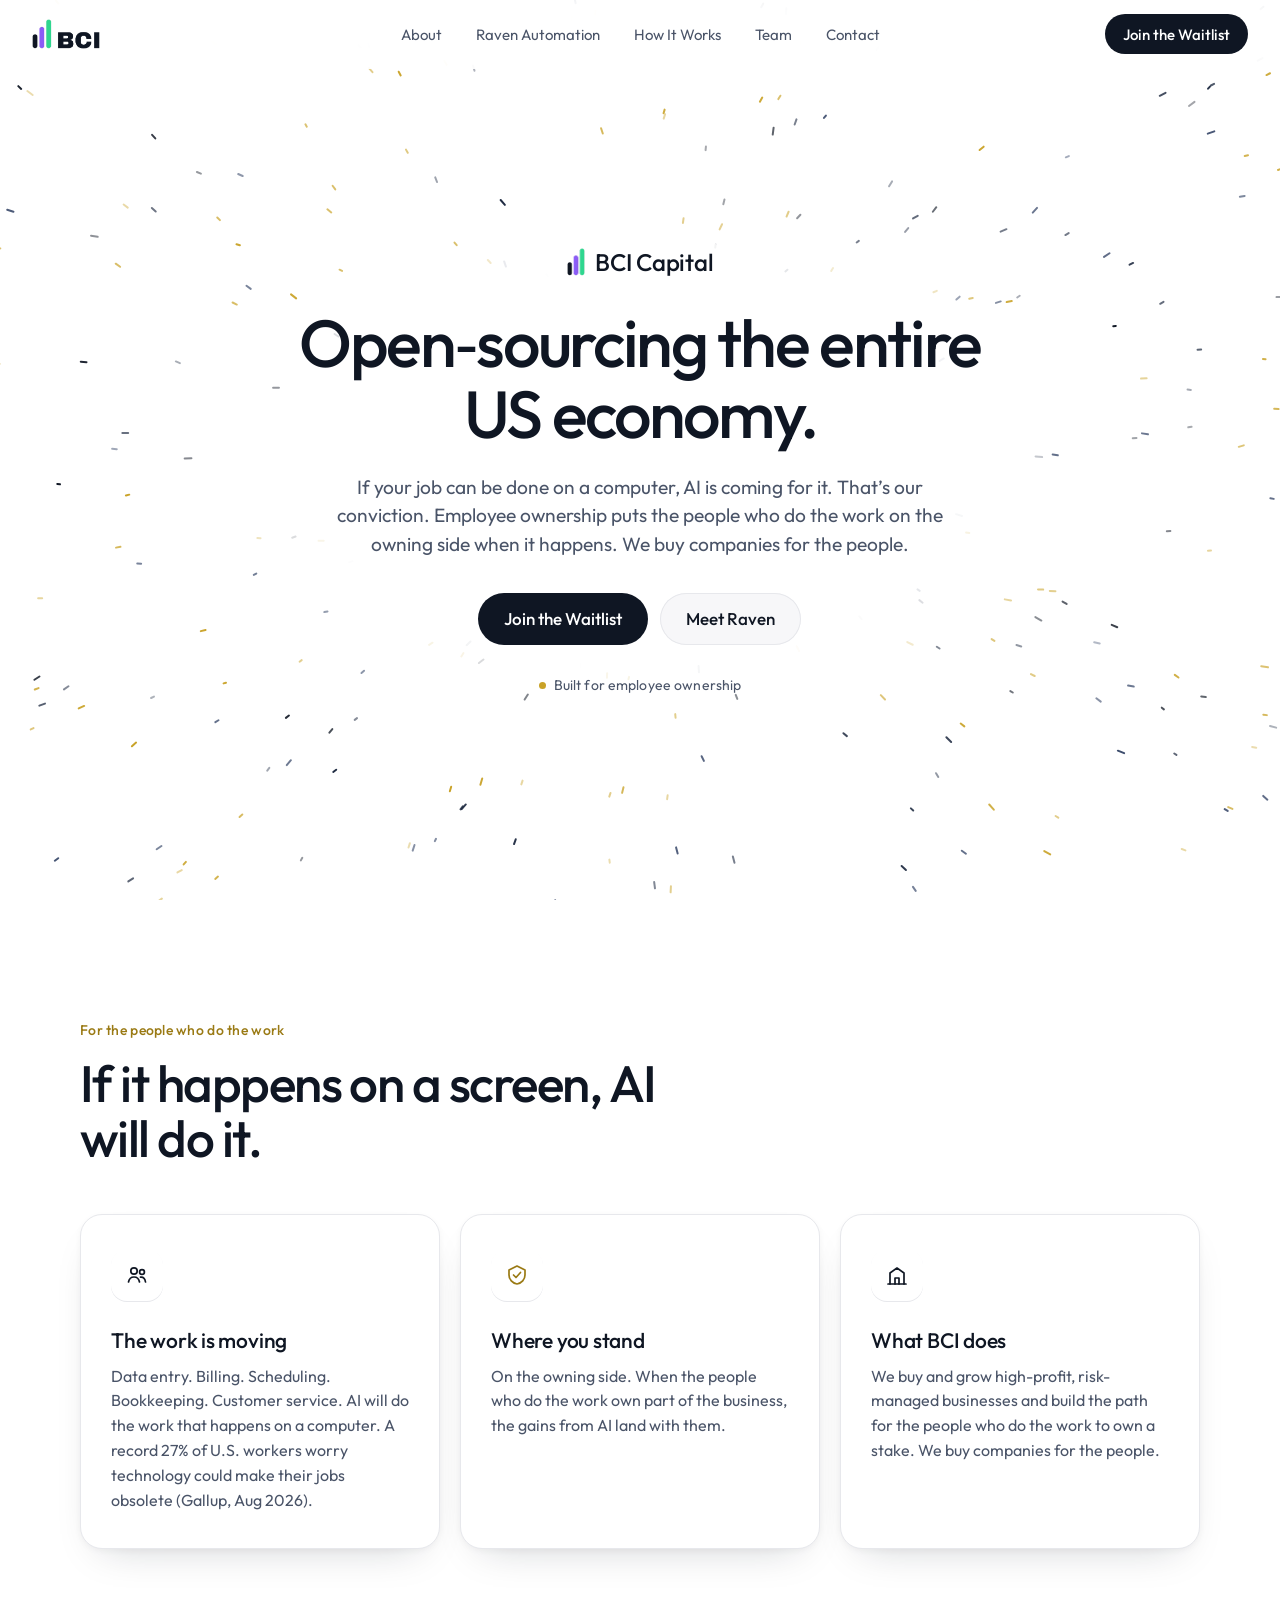
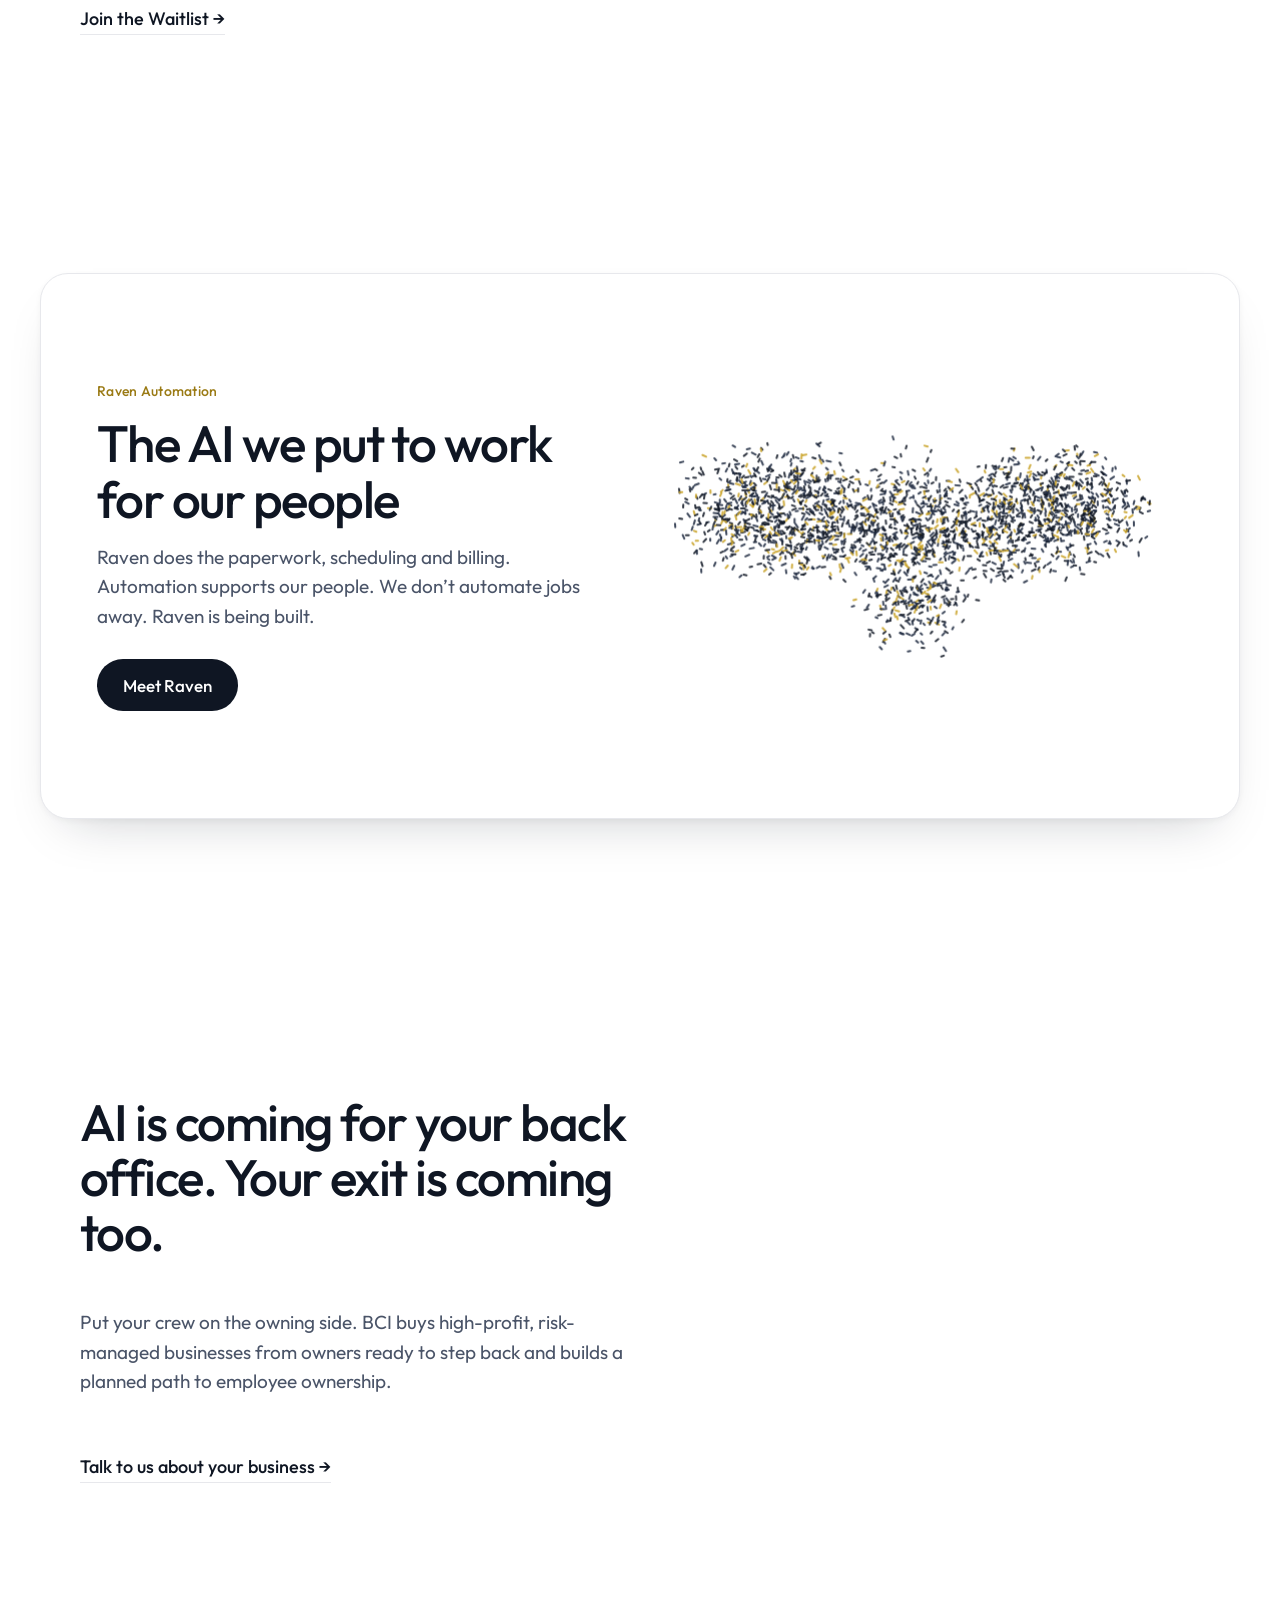
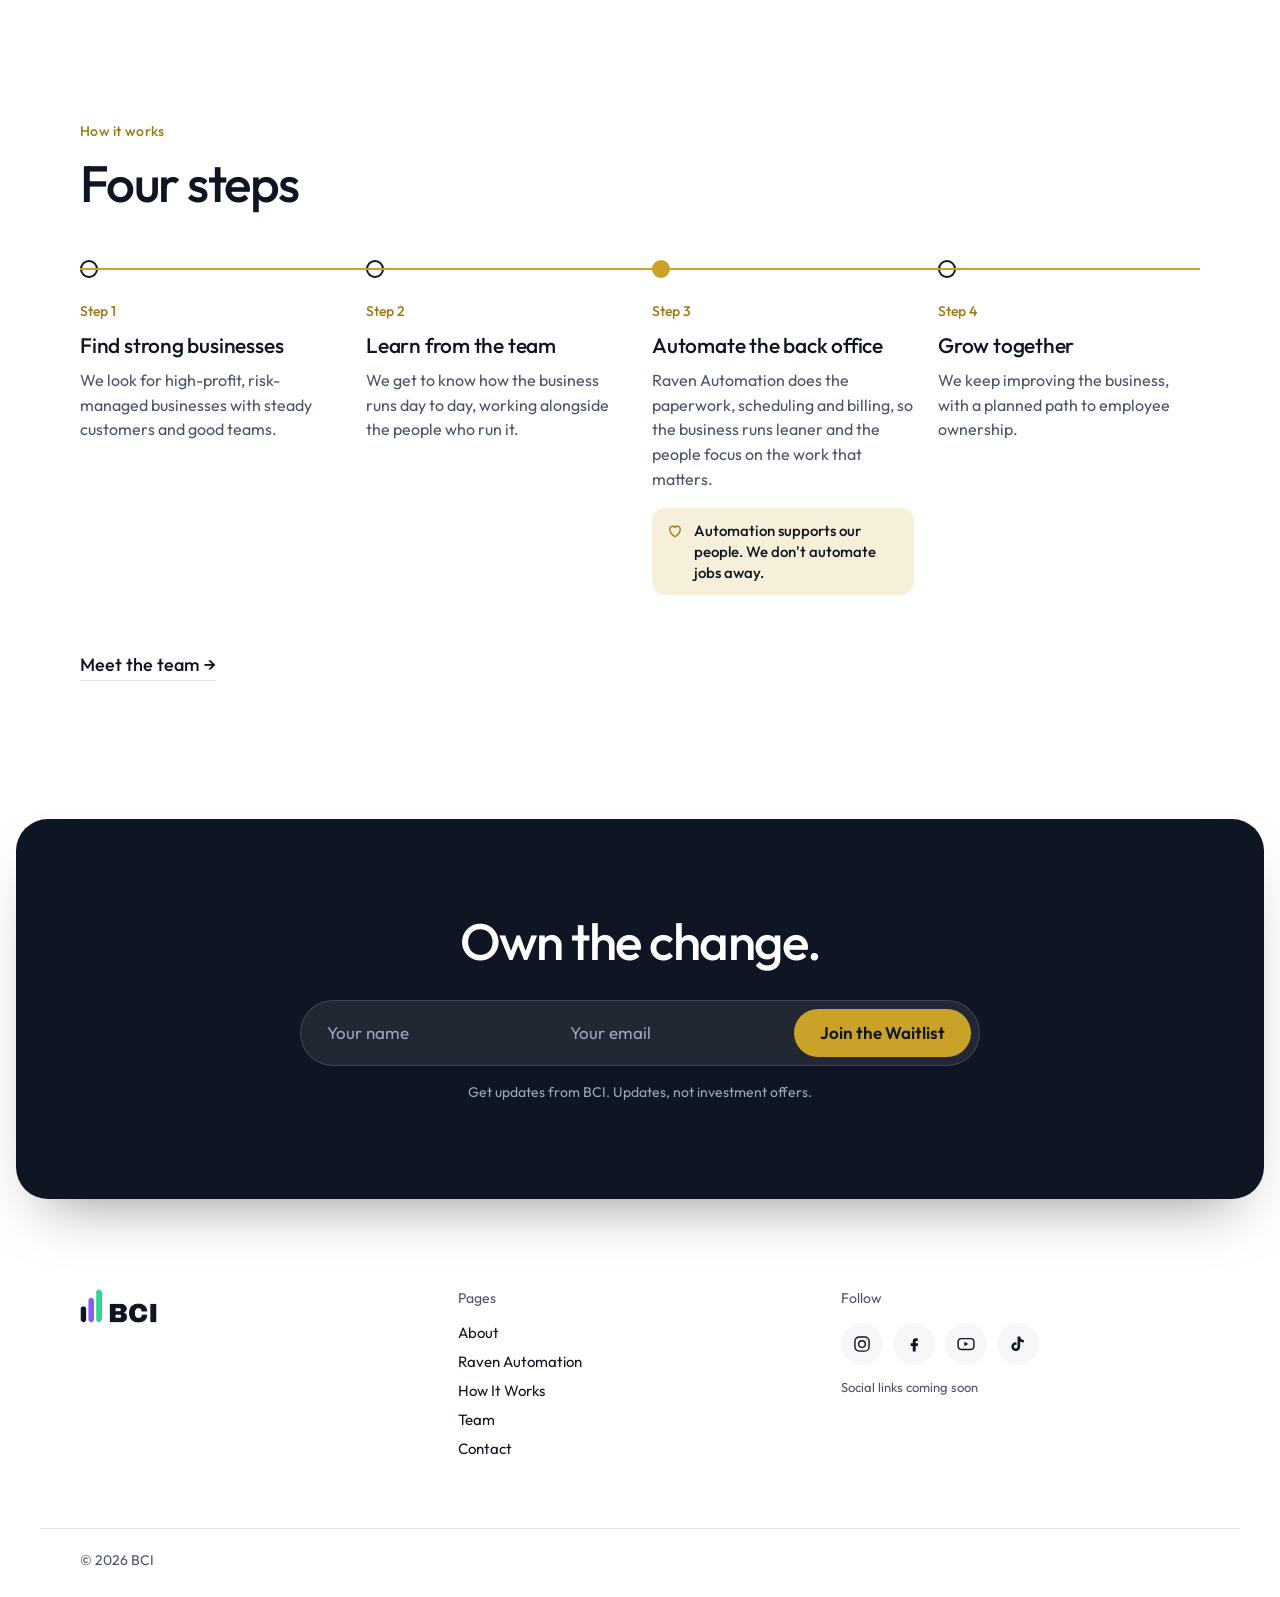
<file: index.html>
<!doctype html>
<html lang="en">
<head>
<meta charset="utf-8">
<meta name="viewport" content="width=device-width, initial-scale=1, viewport-fit=cover">
<title>BCI | Open-sourcing the entire US economy</title>
<meta name="description" content="If your job can be done on a computer, AI is coming for it. BCI buys high-profit, risk-managed businesses for the people who do the work and builds the path to employee ownership. We buy companies for the people.">
<meta property="og:title" content="BCI | Open-sourcing the entire US economy">
<meta property="og:description" content="AI will do the computer work. Employee ownership puts the people who do the work on the owning side. We buy companies for the people.">
<link rel="icon" type="image/png" href="/images/favicon.png">
<link rel="preconnect" href="https://fonts.googleapis.com"><link rel="preconnect" href="https://fonts.gstatic.com" crossorigin>
<link href="https://fonts.googleapis.com/css2?family=Outfit:wght@300;400;500;600;700&display=swap" rel="stylesheet">
<link rel="stylesheet" href="/home-v2/home.css">
<script>
(function(){
  var map = {
    home:'/', top:'/',
    about:'/about/', 'about-sec':'/about/',
    automation:'/automation/',
    esop:'/our-model/#esop', model:'/our-model/#esop', 'owned-mean':'/our-model/#esop',
    how:'/our-model/#how', 'how-sec':'/our-model/#how', 'esop-plain':'/our-model/#esop-plain',
    team:'/team/', owners:'/team/#owners',
    contact:'/early-access/', join:'/early-access/#join', 'contact-sec':'/early-access/'
  };
  function norm(p){
    p = (p || '/').replace(/\/index\.html$/, '');
    if (p.length > 1 && p.endsWith('/')) p = p.slice(0, -1);
    return p || '/';
  }
  function route(){
    var raw = decodeURIComponent((location.hash || '').replace(/^#\/?/, ''));
    if (!raw || !map[raw]) return;
    var dest = new URL(map[raw], location.origin);
    var same = norm(dest.pathname) === norm(location.pathname);
    var destHash = dest.hash || '';
    if (same) {
      if (destHash !== (location.hash || '')) location.replace(dest.pathname + destHash);
      return;
    }
    location.replace(dest.pathname + destHash);
  }
  route();
  window.addEventListener('hashchange', route);
})();
</script>
</head>
<body>
<header class="nav" id="nav">
  <div class="nav-in">
    <a class="brand" href="/" aria-label="BCI home"><img src="/images/logo.png" alt="BCI"></a>
    <nav class="links" id="links">
      <a href="/about/">About</a>
      <a href="/automation/">Raven Automation</a>
      <a href="#how-it-works">How It Works</a>
      <a href="/team/">Team</a>
      <a href="/early-access/">Contact</a>
    </nav>
    <div class="nav-right">
      <a class="btn btn-dark btn-sm" href="#waitlist">Join the Waitlist</a>
      <button class="menu-btn" id="menuBtn" aria-label="Menu" aria-expanded="false"><span></span><span></span></button>
    </div>
  </div>
</header>

<main>
  <section class="hero">
    <canvas id="particles" aria-hidden="true"></canvas>
    <div class="hero-in">
      <div class="hero-brand"><img src="/home-v2/logo-icon.png" alt=""><span>BCI Capital</span></div>
      <h1>Open&#8209;sourcing the entire <br class="br-d">US economy.</h1>
      <p class="sub">If your job can be done on a computer, AI is coming for it. That&rsquo;s our conviction. Employee ownership puts the people who do the work on the owning side when it happens. We buy companies for the people.</p>
      <div class="cta-row">
        <a class="btn btn-dark" href="#waitlist">Join the Waitlist</a>
        <a class="btn btn-light" href="#meet-raven">Meet Raven</a>
      </div>
      <p class="trust"><span class="dot"></span>Built for employee ownership</p>
    </div>
  </section>

  <section class="section" id="about-bci">
    <div class="wrap">
      <p class="eyebrow reveal">For the people who do the work</p>
      <h2 class="reveal">If it happens on a screen, AI will do it.</h2>
      <div class="cards">
        <article class="card reveal">
          <div class="icon"><svg viewBox="0 0 24 24"><circle cx="9" cy="8" r="3.2"/><path d="M3.5 19c.6-3.2 2.8-5 5.5-5s4.9 1.8 5.5 5"/><circle cx="17" cy="9" r="2.4"/><path d="M15.5 14.2c2.6-.3 4.5 1.3 5 4.8"/></svg></div>
          <h3>The work is moving</h3>
          <p>Data entry. Billing. Scheduling. Bookkeeping. Customer service. AI will do the work that happens on a computer. A record 27% of U.S. workers worry technology could make their jobs obsolete (Gallup, Aug 2026).</p>
        </article>
        <article class="card reveal">
          <div class="icon"><svg viewBox="0 0 24 24"><path d="M12 3l8 4v5c0 4.5-3.4 8.3-8 9-4.6-.7-8-4.5-8-9V7l8-4z"/><path d="M8.5 12l2.5 2.5 4.5-5"/></svg></div>
          <h3>Where you stand</h3>
          <p>On the owning side. When the people who do the work own part of the business, the gains from AI land with them.</p>
        </article>
        <article class="card reveal">
          <div class="icon"><svg viewBox="0 0 24 24"><path d="M3 21h18"/><path d="M5 21V10l7-5 7 5v11"/><path d="M10 21v-6h4v6"/></svg></div>
          <h3>What BCI does</h3>
          <p>We buy and grow high-profit, risk-managed businesses and build the path for the people who do the work to own a stake. We buy companies for the people.</p>
        </article>
      </div>
      <p class="team-link reveal"><a href="#waitlist">Join the Waitlist <span>&rarr;</span></a></p>
    </div>
  </section>

  <section class="section raven" id="meet-raven">
    <div class="wrap raven-teaser reveal">
      <div class="raven-copy">
        <p class="eyebrow">Raven Automation</p>
        <h2>The AI we put to work for our people</h2>
        <p class="lead">Raven does the paperwork, scheduling and billing. Automation supports our people. We don&rsquo;t automate jobs away. Raven is being built.</p>
        <a class="btn btn-dark" href="/automation/">Meet Raven</a>
      </div>
      <div class="raven-art"><canvas id="ravenCanvas" aria-label="Animated particles forming a raven"></canvas></div>
    </div>
  </section>

  <section class="section" id="for-owners">
    <div class="wrap">
      <p class="eyebrow reveal">For owners</p>
      <h2 class="reveal">AI is coming for your back office. Your exit is coming too.</h2>
      <p class="lead reveal">Put your crew on the owning side. BCI buys high-profit, risk-managed businesses from owners ready to step back and builds a planned path to employee ownership.</p>
      <p class="team-link reveal"><a href="/early-access/">Talk to us about your business <span>&rarr;</span></a></p>
    </div>
  </section>

  <section class="section" id="how-it-works">
    <div class="wrap">
      <p class="eyebrow reveal">How it works</p>
      <h2 class="reveal">Four steps</h2>
      <ol class="timeline" id="timeline">
        <li class="tl-step"><span class="tl-dot"></span><span class="n">Step 1</span><h3>Find strong businesses</h3><p>We look for high-profit, risk-managed businesses with steady customers and good teams.</p></li>
        <li class="tl-step"><span class="tl-dot"></span><span class="n">Step 2</span><h3>Learn from the team</h3><p>We get to know how the business runs day to day, working alongside the people who run it.</p></li>
        <li class="tl-step"><span class="tl-dot"></span><span class="n">Step 3</span><h3>Automate the back office</h3><p>Raven Automation does the paperwork, scheduling and billing, so the business runs leaner and the people focus on the work that matters.</p>
          <p class="jobs-note"><svg viewBox="0 0 24 24"><path d="M12 21s-7-4.4-7-10a4 4 0 0 1 7-2.6A4 4 0 0 1 19 11c0 5.6-7 10-7 10z"/></svg>Automation supports our people. We don't automate jobs away.</p></li>
        <li class="tl-step"><span class="tl-dot"></span><span class="n">Step 4</span><h3>Grow together</h3><p>We keep improving the business, with a planned path to employee ownership.</p></li>
      </ol>
      <p class="team-link reveal"><a href="/team/">Meet the team <span>&rarr;</span></a></p>
    </div>
  </section>

  <!-- Numbers section intentionally left out until real, verified numbers exist. -->

  <section class="final" id="waitlist">
    <div class="final-in reveal">
      <div class="final-copy">
        <h2>Own the change.</h2>
        <form class="contact-form" data-contact-source="website-home-waitlist">
          <div class="waitlist">
            <div aria-hidden="true" style="position:absolute;left:-10000px;top:auto;width:1px;height:1px;overflow:hidden"><label for="homeWebsite">Leave this field empty</label><input id="homeWebsite" name="website" type="text" tabindex="-1" autocomplete="off"></div>
            <input id="homeName" name="name" type="text" required maxlength="120" autocomplete="name" placeholder="Your name" aria-label="Name">
            <input id="homeEmail" name="email" type="email" required maxlength="254" autocomplete="email" placeholder="Your email" aria-label="Email address">
            <button class="btn btn-gold" type="submit">Join the Waitlist</button>
          </div>
          <p class="form-status" role="status" aria-live="polite"></p>
        </form>
        <p class="form-note">Get updates from BCI. Updates, not investment offers.</p>
      </div>
    </div>
  </section>
</main>

<footer class="foot" id="site-footer">
  <div class="wrap foot-top">
    <div class="foot-brand"><img src="/images/logo.png" alt="BCI"></div>
    <div class="foot-cols">
      <div><h4>Pages</h4><a href="/about/">About</a><a href="/automation/">Raven Automation</a><a href="#how-it-works">How It Works</a><a href="/team/">Team</a><a href="/early-access/">Contact</a></div>
      <div><h4>Follow</h4>
        <div class="socials">
          <a href="#" aria-label="Instagram (link coming soon)"><svg viewBox="0 0 24 24"><rect x="3.5" y="3.5" width="17" height="17" rx="5"/><circle cx="12" cy="12" r="4"/><circle cx="17.2" cy="6.8" r=".6" class="f"/></svg></a>
          <a href="#" aria-label="Facebook (link coming soon)"><svg viewBox="0 0 24 24"><path d="M14 8.5h2.5V5H14c-2.2 0-3.5 1.5-3.5 3.7V11H8v3.4h2.5V21H14v-6.6h2.4l.5-3.4H14V9.2c0-.4.3-.7.7-.7z" class="f"/></svg></a>
          <a href="#" aria-label="YouTube (link coming soon)"><svg viewBox="0 0 24 24"><rect x="2.5" y="5.5" width="19" height="13" rx="4"/><path d="M10 9.2v5.6l4.8-2.8z" class="f"/></svg></a>
          <a href="#" aria-label="TikTok (link coming soon)"><svg viewBox="0 0 24 24"><path d="M14.5 3c.4 2.4 1.9 3.9 4.5 4.2v3.1c-1.6 0-3.1-.5-4.4-1.4v6.2a5.3 5.3 0 1 1-5.3-5.3c.3 0 .6 0 .9.1v3.2a2.2 2.2 0 1 0 1.3 2V3h3z" class="f"/></svg></a>
        </div>
        <p class="ph-note">Social links coming soon</p>
      </div>
    </div>
  </div>
  <div class="wrap foot-bottom"><span>&copy; 2026 BCI</span></div>
</footer>
<script src="/assets/contact-form.js"></script>
<script src="/home-v2/home.js"></script>
</body>
</html>
</file>
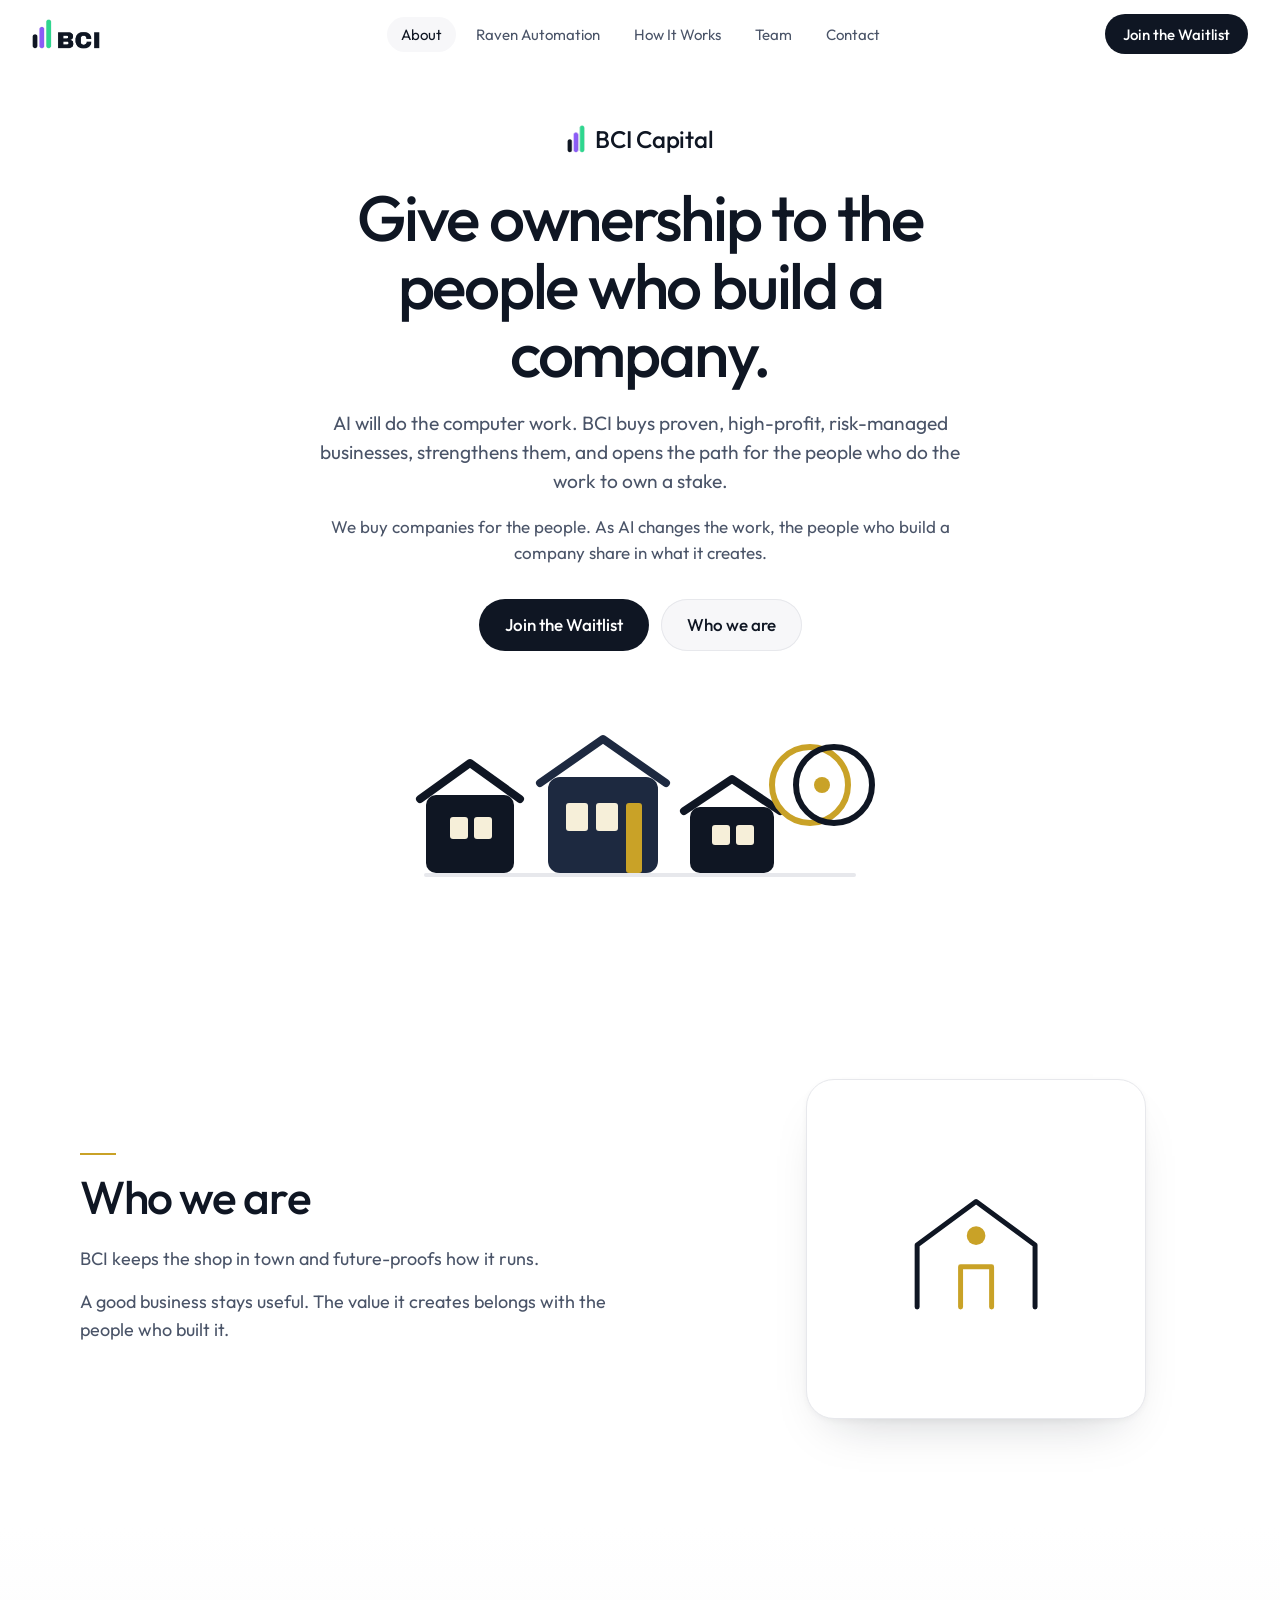
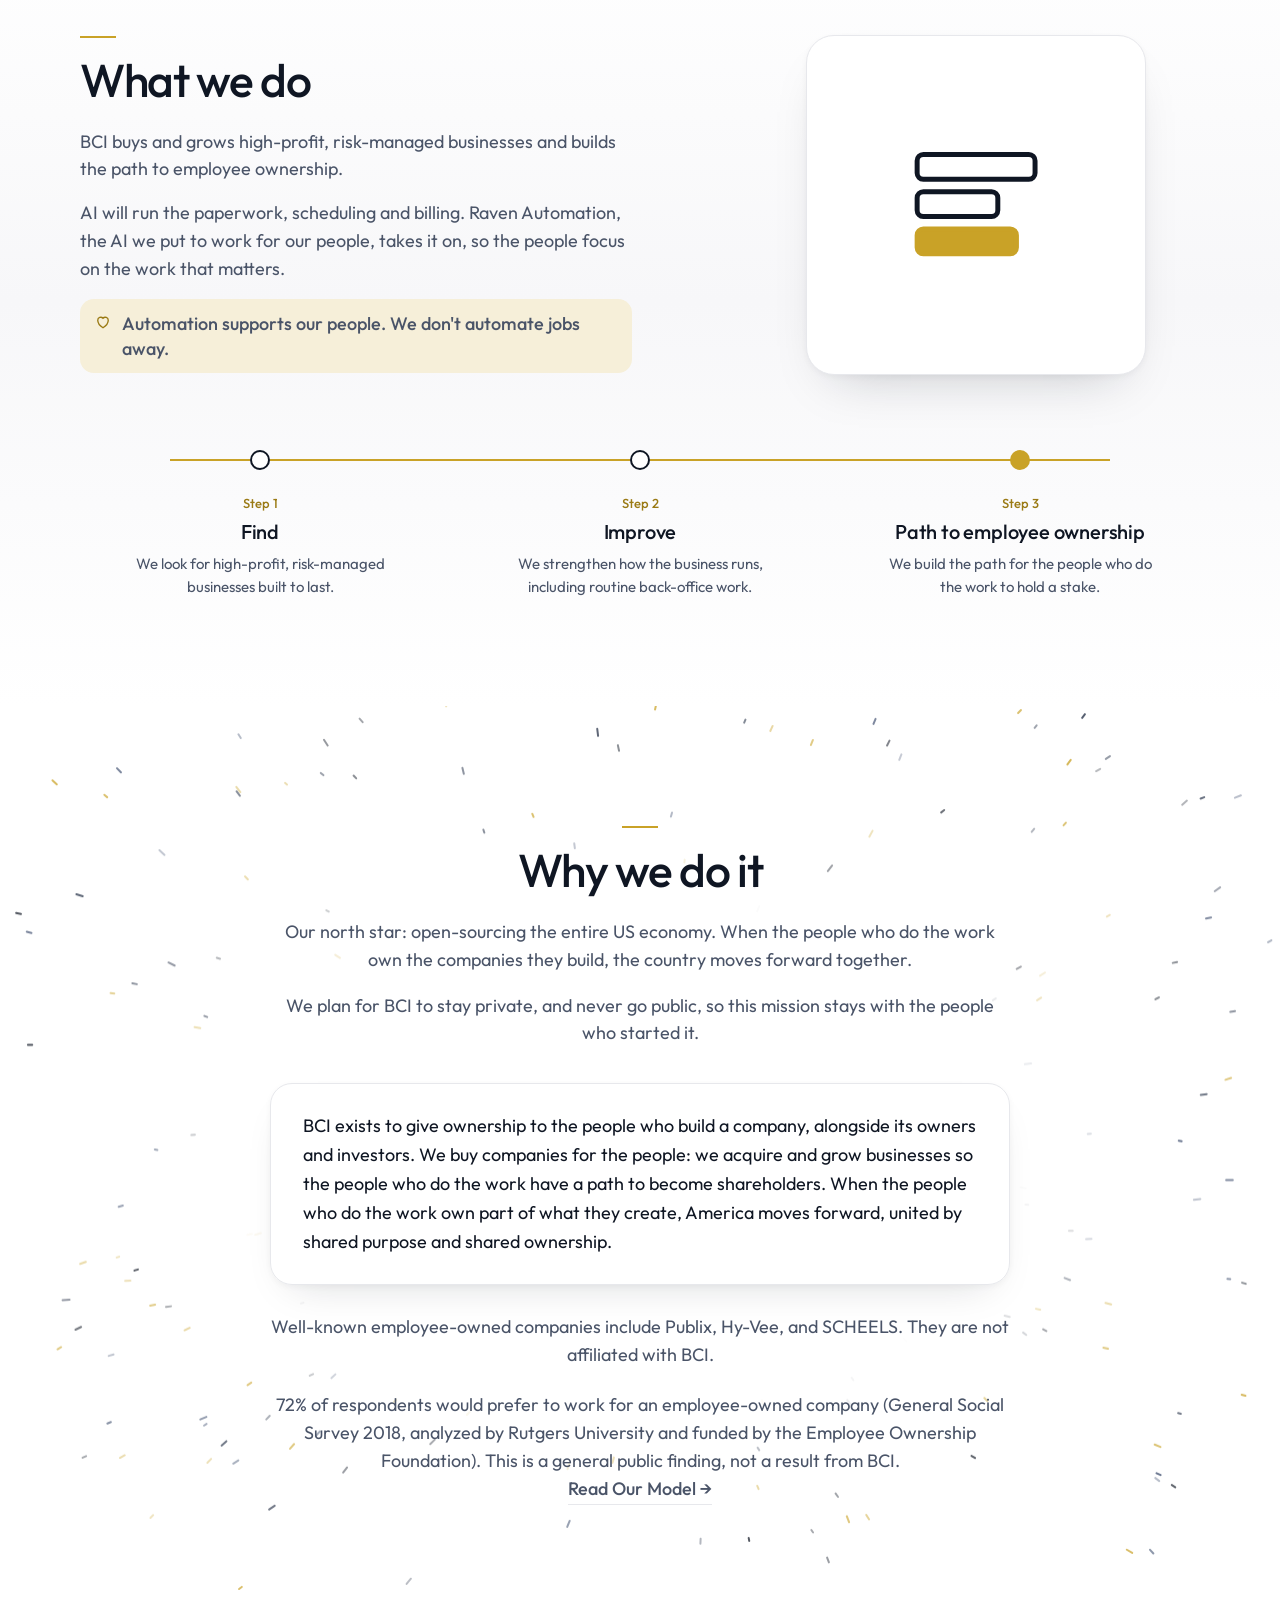
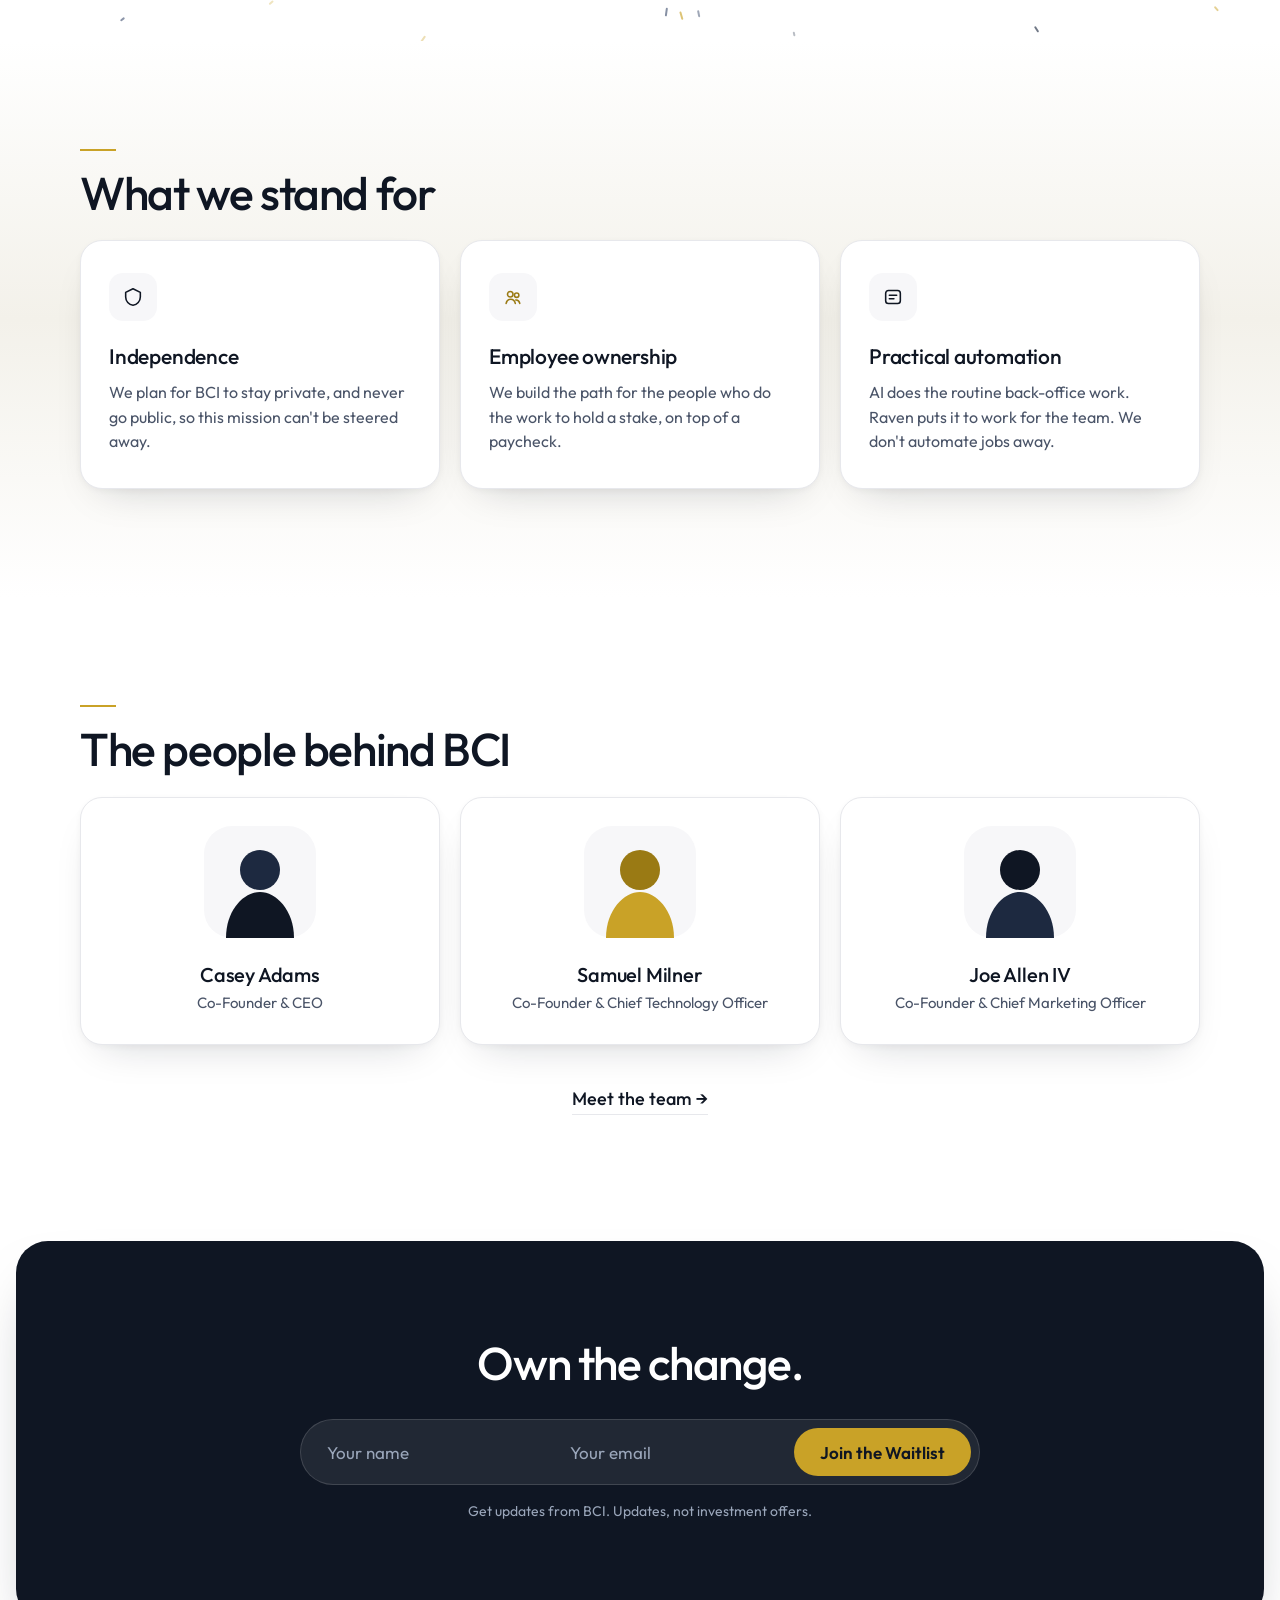
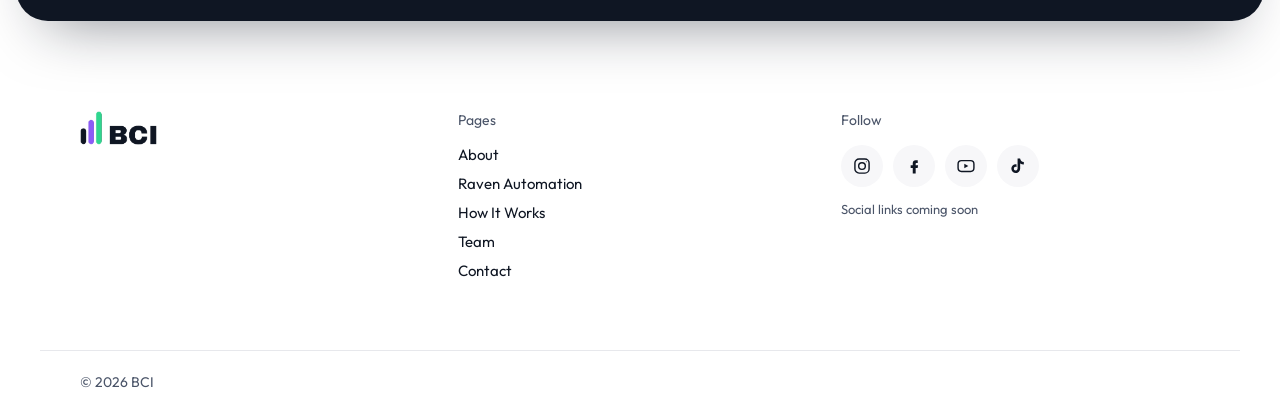
<file: about/index.html>
<!doctype html>
<html lang="en">
<head>
<meta charset="utf-8">
<meta name="viewport" content="width=device-width, initial-scale=1, viewport-fit=cover">
<title>About | BCI: We buy companies for the people</title>
<meta name="description" content="AI will do the computer work. BCI buys proven, high-profit, risk-managed businesses and opens the path for the people who do the work to own a stake. Our north star: open-sourcing the entire US economy.">
<meta property="og:title" content="About | BCI: We buy companies for the people">
<meta property="og:description" content="BCI buys companies for the people. Our north star: open-sourcing the entire US economy.">
<link rel="icon" type="image/png" href="/images/favicon.png">
<link rel="preconnect" href="https://fonts.googleapis.com"><link rel="preconnect" href="https://fonts.gstatic.com" crossorigin>
<link href="https://fonts.googleapis.com/css2?family=Outfit:wght@300;400;500;600;700&display=swap" rel="stylesheet">
<link rel="stylesheet" href="/about-v2/about.css">
<script>
document.documentElement.classList.add('js');
/* If about.js never runs, or IntersectionObserver never fires for off-screen
   blocks (full-page captures do not scroll), do not leave .reveal invisible. */
setTimeout(function(){
  var nodes=document.querySelectorAll('.reveal');
  for(var i=0;i<nodes.length;i++) nodes[i].classList.add('in');
},700);
(function(){
  var map = {
    home:'/', top:'/',
    about:'/about/', 'about-sec':'/about/',
    automation:'/automation/',
    esop:'/our-model/#esop', model:'/our-model/#esop', 'owned-mean':'/our-model/#esop',
    how:'/our-model/#how', 'how-sec':'/our-model/#how', 'esop-plain':'/our-model/#esop-plain',
    team:'/team/', owners:'/team/#owners',
    contact:'/early-access/', join:'/early-access/#join', 'contact-sec':'/early-access/'
  };
  function norm(p){
    p = (p || '/').replace(/\/index\.html$/, '');
    if (p.length > 1 && p.endsWith('/')) p = p.slice(0, -1);
    return p || '/';
  }
  function route(){
    var raw = decodeURIComponent((location.hash || '').replace(/^#\/?/, ''));
    if (!raw || !map[raw]) return;
    var dest = new URL(map[raw], location.origin);
    var same = norm(dest.pathname) === norm(location.pathname);
    var destHash = dest.hash || '';
    if (same) {
      if (destHash !== (location.hash || '')) location.replace(dest.pathname + destHash);
      return;
    }
    location.replace(dest.pathname + destHash);
  }
  route();
  window.addEventListener('hashchange', route);
})();
</script>
</head>
<body>
<header class="nav" id="nav">
  <div class="nav-in">
    <a class="brand" href="/" aria-label="BCI home"><img src="/images/logo.png" alt="BCI"></a>
    <nav class="links" id="links">
      <a href="/about/" class="current" aria-current="page">About</a>
      <a href="/automation/">Raven Automation</a>
      <a href="/#how-it-works">How It Works</a>
      <a href="/team/">Team</a>
      <a href="/early-access/">Contact</a>
    </nav>
    <div class="nav-right">
      <a class="btn btn-dark btn-sm" href="#waitlist">Join the Waitlist</a>
      <button class="menu-btn" id="menuBtn" aria-label="Menu" aria-expanded="false"><span></span><span></span></button>
    </div>
  </div>
</header>

<main>
  <section class="hero">
    <div class="hero-in">
      <div class="hero-brand"><img src="/about-v2/logo-icon.png" alt=""><span>BCI Capital</span></div>
      <h1>Give ownership to the people who build a company.</h1>
      <p class="sub">AI will do the computer work. BCI buys proven, high-profit, risk-managed businesses, strengthens them, and opens the path for the people who do the work to own a stake.</p>
      <p class="lead-p">We buy companies for the people. As AI changes the work, the people who build a company share in what it creates.</p>
      <div class="cta-row">
        <a class="btn btn-dark" href="#waitlist">Join the Waitlist</a>
        <a class="btn btn-light" href="#who-we-are">Who we are</a>
      </div>
      <div class="hero-art" aria-hidden="true">
        <svg class="shop" viewBox="0 0 520 200" fill="none">
          <g class="float">
            <rect x="46" y="96" width="88" height="78" rx="10" fill="#0F1623"/>
            <rect x="70" y="118" width="18" height="22" rx="3" fill="#F6EFD9"/>
            <rect x="94" y="118" width="18" height="22" rx="3" fill="#F6EFD9"/>
            <path d="M40 100l50-36 50 36" stroke="#0F1623" stroke-width="8" stroke-linecap="round" stroke-linejoin="round"/>
            <rect x="168" y="78" width="110" height="96" rx="12" fill="#1D2940"/>
            <rect x="186" y="104" width="22" height="28" rx="3" fill="#F6EFD9"/>
            <rect x="216" y="104" width="22" height="28" rx="3" fill="#F6EFD9"/>
            <rect x="246" y="104" width="16" height="70" rx="3" fill="#C9A227"/>
            <path d="M160 84l63-44 63 44" stroke="#1D2940" stroke-width="8" stroke-linecap="round" stroke-linejoin="round"/>
            <rect x="310" y="108" width="84" height="66" rx="10" fill="#0F1623"/>
            <rect x="332" y="126" width="18" height="20" rx="3" fill="#F6EFD9"/>
            <rect x="356" y="126" width="18" height="20" rx="3" fill="#F6EFD9"/>
            <path d="M304 112l48-32 48 32" stroke="#0F1623" stroke-width="8" stroke-linecap="round" stroke-linejoin="round"/>
            <circle cx="430" cy="86" r="38" fill="none" stroke="#C9A227" stroke-width="6"/>
            <circle cx="454" cy="86" r="38" fill="none" stroke="#0F1623" stroke-width="6"/>
            <circle cx="442" cy="86" r="8" fill="#C9A227"/>
          </g>
          <path d="M46 176h428" stroke="#E7E8EC" stroke-width="4" stroke-linecap="round"/>
        </svg>
      </div>
    </div>
  </section>

  <section class="section" id="who-we-are">
    <div class="wrap story">
      <div class="story-copy reveal">
        <span class="rule"></span>
        <h2>Who we are</h2>
        <p>BCI keeps the shop in town and future-proofs how it runs.</p>
        <p class="desk-more">A good business stays useful. The value it creates belongs with the people who built it.</p>
      </div>
      <div class="story-art reveal">
        <div class="mark" aria-hidden="true">
          <svg viewBox="0 0 120 120" fill="none">
            <path d="M22 98V58l38-28 38 28v40" stroke="#0F1623" stroke-width="3.2" stroke-linecap="round" stroke-linejoin="round"/>
            <path d="M50 98V72h20v26" stroke="#C9A227" stroke-width="3.2" stroke-linecap="round" stroke-linejoin="round"/>
            <circle cx="60" cy="52" r="6" fill="#C9A227"/>
          </svg>
        </div>
      </div>
    </div>
  </section>

  <section class="section band-soft" id="what-we-do">
    <div class="wrap">
      <div class="story">
        <div class="story-copy reveal">
          <span class="rule"></span>
          <h2>What we do</h2>
          <p>BCI buys and grows high-profit, risk-managed businesses and builds the path to employee ownership.</p>
          <p>AI will run the paperwork, scheduling and billing. Raven Automation, the AI we put to work for our people, takes it on, so the people focus on the work that matters.</p>
          <p class="jobs-note"><svg viewBox="0 0 24 24"><path d="M12 21s-7-4.4-7-10a4 4 0 0 1 7-2.6A4 4 0 0 1 19 11c0 5.6-7 10-7 10z"/></svg>Automation supports our people. We don't automate jobs away.</p>
        </div>
        <div class="story-art reveal">
          <div class="mark" aria-hidden="true">
            <svg viewBox="0 0 120 120" fill="none">
              <rect x="22" y="28" width="76" height="16" rx="4" stroke="#0F1623" stroke-width="3.2"/>
              <rect x="22" y="52" width="52" height="16" rx="4" stroke="#0F1623" stroke-width="3.2"/>
              <rect x="22" y="76" width="64" height="16" rx="4" fill="#C9A227" stroke="#C9A227" stroke-width="3.2"/>
            </svg>
          </div>
        </div>
      </div>
      <div class="path-wrap reveal">
        <ol class="path" id="path">
          <li>
            <span class="dot"></span>
            <span class="n">Step 1</span>
            <h3>Find</h3>
            <p>We look for high-profit, risk-managed businesses built to last.</p>
          </li>
          <li>
            <span class="dot"></span>
            <span class="n">Step 2</span>
            <h3>Improve</h3>
            <p>We strengthen how the business runs, including routine back-office work.</p>
          </li>
          <li>
            <span class="dot"></span>
            <span class="n">Step 3</span>
            <h3>Path to employee ownership</h3>
            <p>We build the path for the people who do the work to hold a stake.</p>
          </li>
        </ol>
      </div>
    </div>
  </section>

  <section class="why" id="why">
    <canvas id="whyParticles" aria-hidden="true"></canvas>
    <div class="why-in">
      <div class="reveal">
        <span class="rule"></span>
        <h2>Why we do it</h2>
        <p>Our north star: open-sourcing the entire US economy. When the people who do the work own the companies they build, the country moves forward together.</p>
        <p class="desk-more">We plan for BCI to stay private, and never go public, so this mission stays with the people who started it.</p>
        <blockquote class="mission">
          <p>BCI exists to give ownership to the people who build a company, alongside its owners and investors. We buy companies for the people: we acquire and grow businesses so the people who do the work have a path to become shareholders. When the people who do the work own part of what they create, America moves forward, united by shared purpose and shared ownership.</p>
        </blockquote>
        <p class="examples">Well-known employee-owned companies include Publix, Hy-Vee, and SCHEELS. They are not affiliated with BCI.</p>
        <p class="cite">72% of respondents would prefer to work for an employee-owned company (General Social Survey 2018, analyzed by Rutgers University and funded by the Employee Ownership Foundation). This is a general public finding, not a result from BCI.</p>
        <p class="why-link"><a href="/our-model/">Read Our Model <span>&rarr;</span></a></p>
      </div>
    </div>
  </section>

  <section class="section band-shift" id="values">
    <div class="wrap">
      <div class="reveal">
        <span class="rule"></span>
        <h2>What we stand for</h2>
      </div>
      <div class="values">
        <article class="value reveal">
          <div class="icon" aria-hidden="true"><svg viewBox="0 0 24 24"><path d="M12 3l8 4v5c0 4.5-3.4 8.3-8 9-4.6-.7-8-4.5-8-9V7l8-4z"/></svg></div>
          <h3>Independence</h3>
          <p>We plan for BCI to stay private, and never go public, so this mission can't be steered away.</p>
        </article>
        <article class="value reveal">
          <div class="icon" aria-hidden="true"><svg viewBox="0 0 24 24"><circle cx="9" cy="9" r="3"/><circle cx="16" cy="10" r="2.4"/><path d="M4.5 19c.6-3 2.6-4.6 5-4.6s4.4 1.6 5 4.6"/><path d="M15 15.2c2.2-.2 3.8 1.1 4.4 3.8"/></svg></div>
          <h3>Employee ownership</h3>
          <p>We build the path for the people who do the work to hold a stake, on top of a paycheck.</p>
        </article>
        <article class="value reveal">
          <div class="icon" aria-hidden="true"><svg viewBox="0 0 24 24"><rect x="4" y="5" width="16" height="14" rx="3"/><path d="M8 10h8M8 14h5"/></svg></div>
          <h3>Practical automation</h3>
          <p>AI does the routine back-office work. Raven puts it to work for the team. We don't automate jobs away.</p>
        </article>
      </div>
    </div>
  </section>

  <section class="section" id="founders">
    <div class="wrap">
      <div class="reveal">
        <span class="rule"></span>
        <h2>The people behind BCI</h2>
      </div>
      <div class="people">
        <article class="person reveal">
          <svg class="portrait" viewBox="0 0 112 112" aria-hidden="true">
            <rect width="112" height="112" rx="28" fill="#F7F7F9"/>
            <path d="M22 112c0-28 18-46 34-46s34 18 34 46" fill="#0F1623"/>
            <circle cx="56" cy="44" r="20" fill="#1D2940"/>
          </svg>
          <h3>Casey Adams</h3>
          <p class="role">Co-Founder &amp; CEO</p>
        </article>
        <article class="person reveal">
          <svg class="portrait" viewBox="0 0 112 112" aria-hidden="true">
            <rect width="112" height="112" rx="28" fill="#F7F7F9"/>
            <path d="M22 112c0-28 18-46 34-46s34 18 34 46" fill="#C9A227"/>
            <circle cx="56" cy="44" r="20" fill="#9A7A14"/>
          </svg>
          <h3>Samuel Milner</h3>
          <p class="role">Co-Founder &amp; Chief Technology Officer</p>
        </article>
        <article class="person reveal">
          <svg class="portrait" viewBox="0 0 112 112" aria-hidden="true">
            <rect width="112" height="112" rx="28" fill="#F7F7F9"/>
            <path d="M22 112c0-28 18-46 34-46s34 18 34 46" fill="#1D2940"/>
            <circle cx="56" cy="44" r="20" fill="#0F1623"/>
          </svg>
          <h3>Joe Allen IV</h3>
          <p class="role">Co-Founder &amp; Chief Marketing Officer</p>
        </article>
      </div>
      <p class="team-link reveal"><a href="/team/">Meet the team <span>&rarr;</span></a></p>
    </div>
  </section>

  <section class="final" id="waitlist">
    <div class="final-in reveal">
      <div class="final-copy">
        <h2>Own the change.</h2>
        <form class="contact-form" data-contact-source="website-about-waitlist">
          <div class="waitlist">
            <div aria-hidden="true" style="position:absolute;left:-10000px;top:auto;width:1px;height:1px;overflow:hidden"><label for="aboutWebsite">Leave this field empty</label><input id="aboutWebsite" name="website" type="text" tabindex="-1" autocomplete="off"></div>
            <input id="aboutName" name="name" type="text" required maxlength="120" autocomplete="name" placeholder="Your name" aria-label="Name">
            <input id="aboutEmail" name="email" type="email" required maxlength="254" autocomplete="email" placeholder="Your email" aria-label="Email address">
            <button class="btn btn-gold" type="submit">Join the Waitlist</button>
          </div>
          <p class="form-status" role="status" aria-live="polite"></p>
        </form>
        <p class="form-note">Get updates from BCI. Updates, not investment offers.</p>
      </div>
    </div>
  </section>
</main>

<footer class="foot" id="site-footer">
  <div class="wrap foot-top">
    <div class="foot-brand"><img src="/images/logo.png" alt="BCI"></div>
    <div class="foot-cols">
      <div><h4>Pages</h4><a href="/about/">About</a><a href="/automation/">Raven Automation</a><a href="/#how-it-works">How It Works</a><a href="/team/">Team</a><a href="/early-access/">Contact</a></div>
      <div><h4>Follow</h4>
        <div class="socials">
          <a href="#" aria-label="Instagram (link coming soon)"><svg viewBox="0 0 24 24"><rect x="3.5" y="3.5" width="17" height="17" rx="5"/><circle cx="12" cy="12" r="4"/><circle cx="17.2" cy="6.8" r=".6" class="f"/></svg></a>
          <a href="#" aria-label="Facebook (link coming soon)"><svg viewBox="0 0 24 24"><path d="M14 8.5h2.5V5H14c-2.2 0-3.5 1.5-3.5 3.7V11H8v3.4h2.5V21H14v-6.6h2.4l.5-3.4H14V9.2c0-.4.3-.7.7-.7z" class="f"/></svg></a>
          <a href="#" aria-label="YouTube (link coming soon)"><svg viewBox="0 0 24 24"><rect x="2.5" y="5.5" width="19" height="13" rx="4"/><path d="M10 9.2v5.6l4.8-2.8z" class="f"/></svg></a>
          <a href="#" aria-label="TikTok (link coming soon)"><svg viewBox="0 0 24 24"><path d="M14.5 3c.4 2.4 1.9 3.9 4.5 4.2v3.1c-1.6 0-3.1-.5-4.4-1.4v6.2a5.3 5.3 0 1 1-5.3-5.3c.3 0 .6 0 .9.1v3.2a2.2 2.2 0 1 0 1.3 2V3h3z" class="f"/></svg></a>
        </div>
        <p class="ph-note">Social links coming soon</p>
      </div>
    </div>
  </div>
  <div class="wrap foot-bottom"><span>&copy; 2026 BCI</span></div>
</footer>
<script src="/assets/contact-form.js"></script>
<script src="/about-v2/about.js"></script>
</body>
</html>
</file>
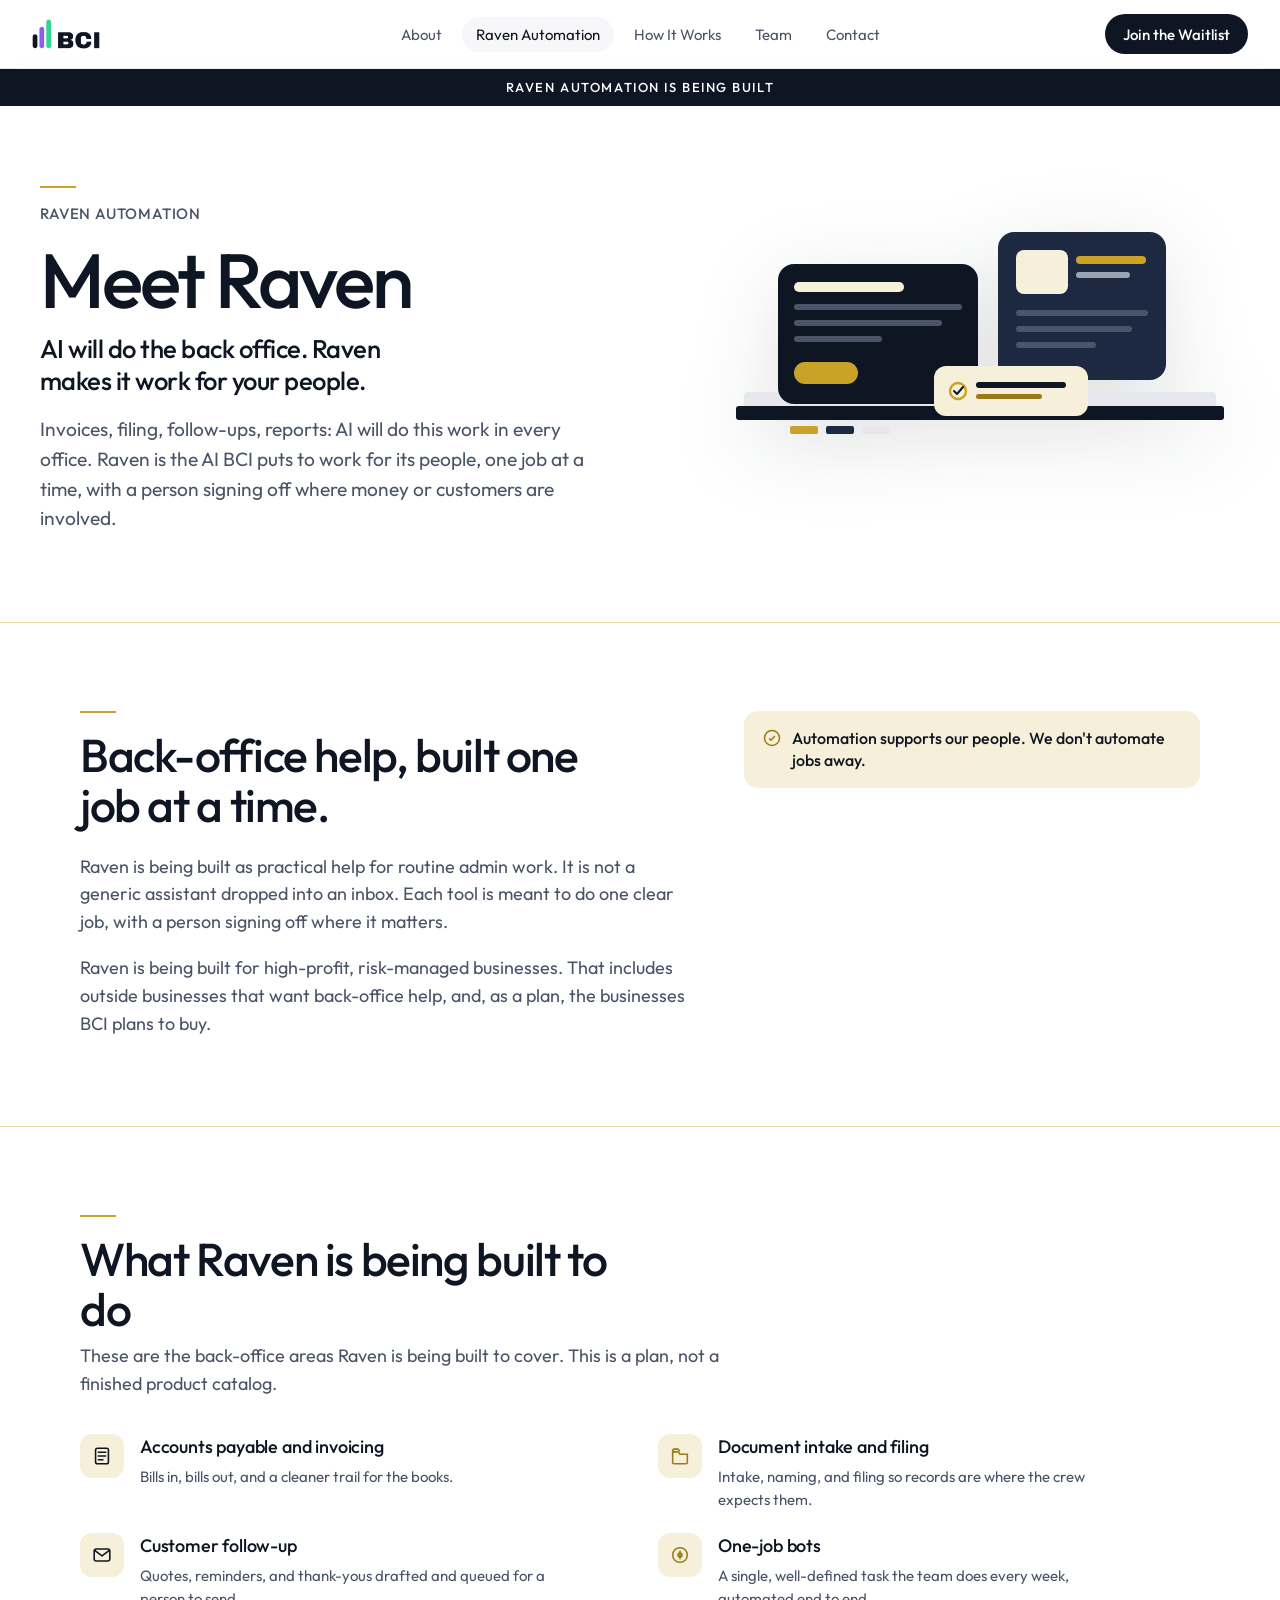
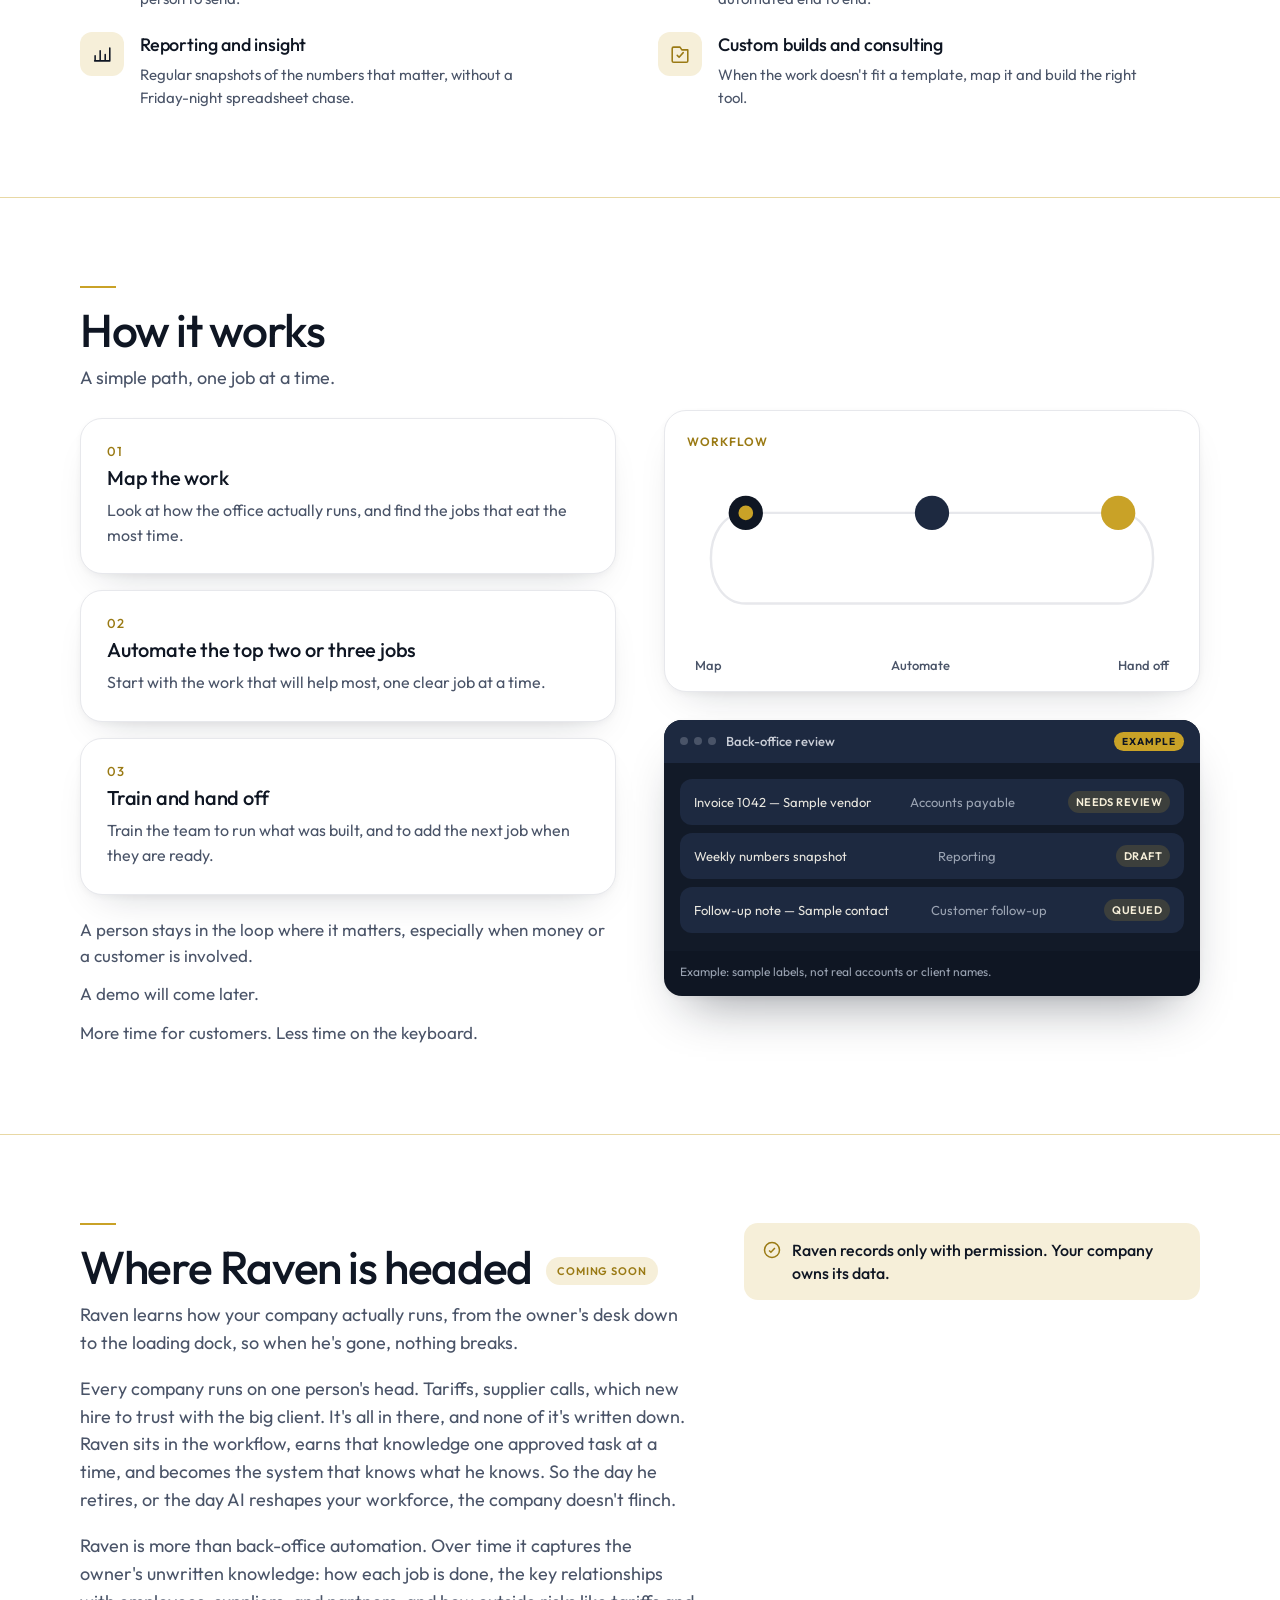
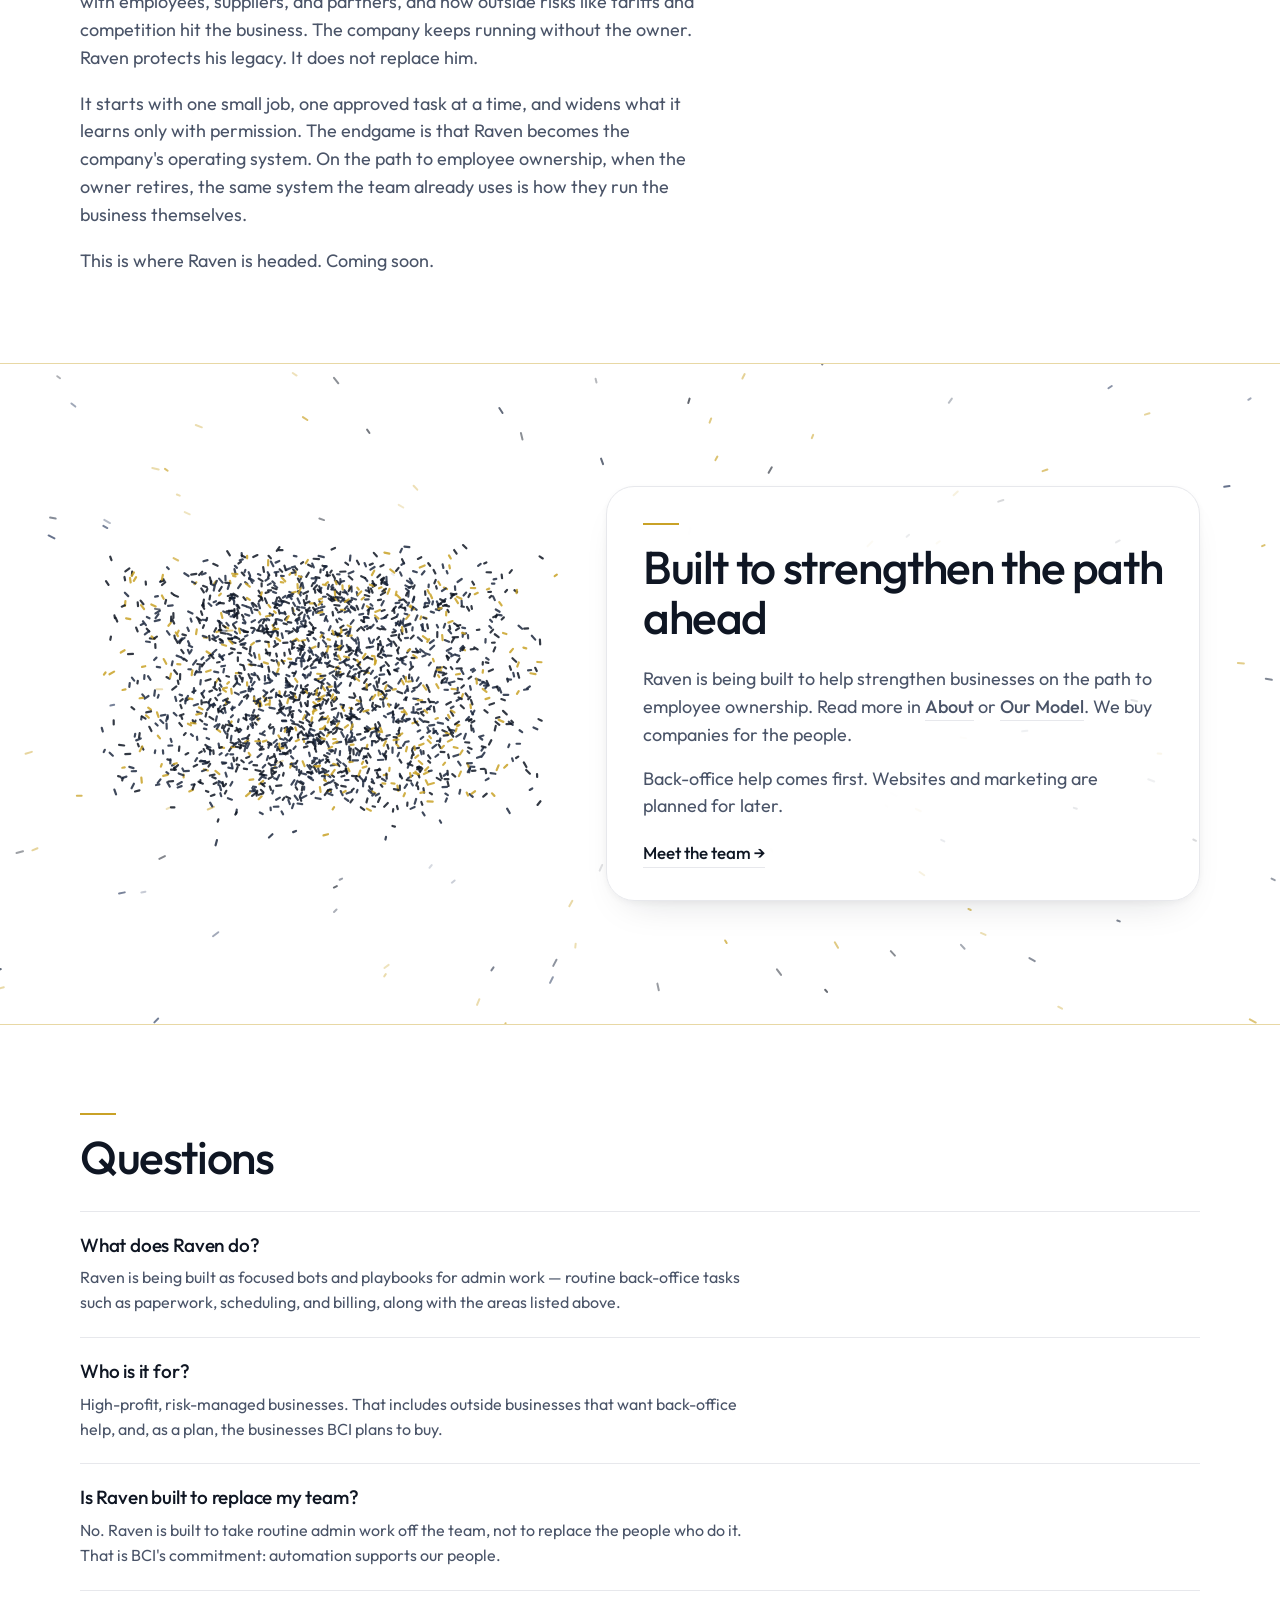
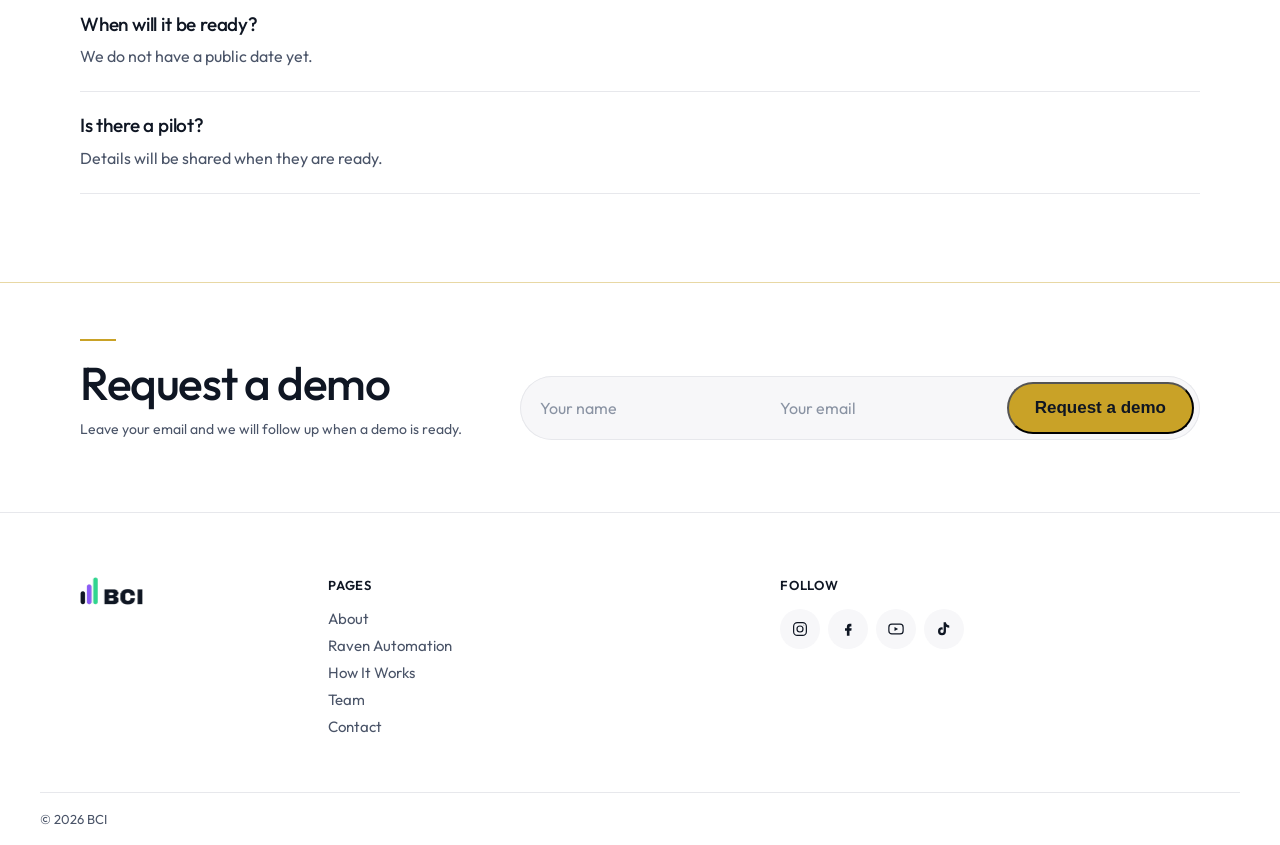
<file: automation/index.html>
<!doctype html>
<html lang="en">
<head>
<meta charset="utf-8">
<meta name="viewport" content="width=device-width, initial-scale=1, viewport-fit=cover">
<title>Raven Automation | The AI BCI puts to work for its people</title>
<meta name="description" content="AI will do the back office. Raven Automation is the AI BCI puts to work for its people: invoices, filing, follow-ups and reports, one job at a time, with a person signing off where it matters. Being built.">
<meta property="og:title" content="Raven Automation | The AI BCI puts to work for its people">
<meta property="og:description" content="Automation supports our people. We don't automate jobs away. Raven Automation is being built.">
<link rel="icon" type="image/png" href="/images/favicon.png">
<link rel="preconnect" href="https://fonts.googleapis.com"><link rel="preconnect" href="https://fonts.gstatic.com" crossorigin>
<link href="https://fonts.googleapis.com/css2?family=Outfit:wght@300;400;500;600;700&display=swap" rel="stylesheet">
<link rel="stylesheet" href="/automation-v2/automation.css">
<script>
(function(){
  var map = {
    home:'/', top:'/',
    about:'/about/', 'about-sec':'/about/',
    automation:'/automation/',
    esop:'/our-model/#esop', model:'/our-model/#esop', 'owned-mean':'/our-model/#esop',
    how:'/our-model/#how', 'how-sec':'/our-model/#how', 'esop-plain':'/our-model/#esop-plain',
    team:'/team/', owners:'/team/#owners',
    contact:'/early-access/', join:'/early-access/#join', 'contact-sec':'/early-access/',
    demo:'#demo'
  };
  function norm(p){
    p = (p || '/').replace(/\/index\.html$/, '');
    if (p.length > 1 && p.endsWith('/')) p = p.slice(0, -1);
    return p || '/';
  }
  function route(){
    var raw = decodeURIComponent((location.hash || '').replace(/^#\/?/, ''));
    if (!raw || !map[raw]) return;
    var dest = new URL(map[raw], location.href);
    var same = norm(dest.pathname) === norm(location.pathname);
    var destHash = dest.hash || '';
    if (same) {
      if (destHash !== (location.hash || '') && destHash) location.replace(dest.pathname + destHash);
      return;
    }
    location.replace(dest.pathname + destHash);
  }
  route();
  window.addEventListener('hashchange', route);
})();
</script>
</head>
<body>
<header class="nav" id="nav">
  <div class="nav-in">
    <a class="brand" href="/" aria-label="BCI home"><img src="/images/logo.png" alt="BCI"></a>
    <nav class="links" id="links">
      <a href="/about/">About</a>
      <a href="/automation/" class="current" aria-current="page">Raven Automation</a>
      <a href="/#how-it-works">How It Works</a>
      <a href="/team/">Team</a>
      <a href="/early-access/">Contact</a>
    </nav>
    <div class="nav-right">
      <a class="btn btn-dark btn-sm" href="/#waitlist">Join the Waitlist</a>
      <button class="menu-btn" id="menuBtn" aria-label="Menu" aria-expanded="false"><span></span><span></span></button>
    </div>
  </div>
</header>

<div class="soon-bar" role="status">Raven Automation is being built</div>

<main>
  <section class="hero">
    <div class="hero-in">
      <div class="hero-copy">
        <span class="rule"></span>
        <div class="eyebrow">
          <span class="brand-line">Raven Automation</span>
        </div>
        <h1>Meet Raven</h1>
        <p class="tagline">AI will do the back office. Raven makes it work for your people.</p>
        <p class="sub">Invoices, filing, follow-ups, reports: AI will do this work in every office. Raven is the AI BCI puts to work for its people, one job at a time, with a person signing off where money or customers are involved.</p>
      </div>
      <div class="hero-art" aria-hidden="true">
        <svg class="desk" viewBox="0 0 520 360" fill="none">
          <rect x="24" y="214" width="472" height="18" rx="4" fill="#E7E8EC"/>
          <rect x="16" y="228" width="488" height="14" rx="3" fill="#0F1623"/>
          <g class="float">
            <rect x="58" y="86" width="200" height="140" rx="16" fill="#0F1623"/>
            <rect x="74" y="104" width="110" height="10" rx="5" fill="#F6EFD9"/>
            <rect x="74" y="126" width="168" height="6" rx="3" fill="#4A5468"/>
            <rect x="74" y="142" width="148" height="6" rx="3" fill="#4A5468"/>
            <rect x="74" y="158" width="88" height="6" rx="3" fill="#4A5468"/>
            <rect x="74" y="184" width="64" height="22" rx="11" fill="#C9A227"/>
          </g>
          <g class="float-b">
            <rect x="278" y="54" width="168" height="148" rx="16" fill="#1D2940"/>
            <rect x="296" y="72" width="52" height="44" rx="8" fill="#F6EFD9"/>
            <rect x="356" y="78" width="70" height="8" rx="4" fill="#C9A227"/>
            <rect x="356" y="94" width="54" height="6" rx="3" fill="#9AA3B2"/>
            <rect x="296" y="132" width="132" height="6" rx="3" fill="#4A5468"/>
            <rect x="296" y="148" width="116" height="6" rx="3" fill="#4A5468"/>
            <rect x="296" y="164" width="80" height="6" rx="3" fill="#4A5468"/>
          </g>
          <g class="float-c">
            <rect x="214" y="188" width="154" height="50" rx="12" fill="#F6EFD9"/>
            <circle cx="238" cy="213" r="8" fill="none" stroke="#C9A227" stroke-width="2.4"/>
            <path d="M234 213l3 3 6-7" stroke="#0F1623" stroke-width="2" stroke-linecap="round" stroke-linejoin="round"/>
            <rect x="256" y="204" width="90" height="6" rx="3" fill="#0F1623"/>
            <rect x="256" y="216" width="66" height="5" rx="2.5" fill="#9A7A14"/>
          </g>
          <rect x="70" y="248" width="28" height="8" rx="2" fill="#C9A227"/>
          <rect x="106" y="248" width="28" height="8" rx="2" fill="#1D2940"/>
          <rect x="142" y="248" width="28" height="8" rx="2" fill="#E7E8EC"/>
        </svg>
      </div>
    </div>
  </section>

  <section class="section" id="about-raven">
    <div class="wrap intro-grid">
      <div>
        <span class="rule"></span>
        <h2>Back-office help, built one job at a time.</h2>
        <p class="lede">Raven is being built as practical help for routine admin work. It is not a generic assistant dropped into an inbox. Each tool is meant to do one clear job, with a person signing off where it matters.</p>
        <p class="lede">Raven is being built for high-profit, risk-managed businesses. That includes outside businesses that want back-office help, and, as a plan, the businesses BCI plans to buy.</p>
      </div>
      <aside class="jobs-note">
        <svg viewBox="0 0 24 24" aria-hidden="true"><circle cx="12" cy="12" r="9"/><path d="M8.5 12.5l2.2 2.2 4.8-5.2"/></svg>
        <span>Automation supports our people. We don't automate jobs away.</span>
      </aside>
    </div>
  </section>

  <section class="section" id="catalog">
    <div class="wrap">
      <span class="rule"></span>
      <div class="head-row">
        <h2>What Raven is being built to do</h2>
      </div>
      <p class="lede">These are the back-office areas Raven is being built to cover. This is a plan, not a finished product catalog.</p>
      <div class="catalog">
        <article class="cat-item">
          <div class="cat-icon" aria-hidden="true">
            <svg viewBox="0 0 24 24"><rect x="5" y="3.5" width="14" height="17" rx="2"/><path d="M8 8h8M8 12h8M8 16h5"/></svg>
          </div>
          <div>
            <h3>Accounts payable and invoicing</h3>
            <p>Bills in, bills out, and a cleaner trail for the books.</p>
          </div>
        </article>
        <article class="cat-item">
          <div class="cat-icon" aria-hidden="true">
            <svg viewBox="0 0 24 24"><path d="M4 7.5h6l2 2.5h8V19a1.5 1.5 0 0 1-1.5 1.5H5.5A1.5 1.5 0 0 1 4 19z"/><path d="M4 7.5V6A1.5 1.5 0 0 1 5.5 4.5H10l1.5 2"/></svg>
          </div>
          <div>
            <h3>Document intake and filing</h3>
            <p>Intake, naming, and filing so records are where the crew expects them.</p>
          </div>
        </article>
        <article class="cat-item">
          <div class="cat-icon" aria-hidden="true">
            <svg viewBox="0 0 24 24"><rect x="3.5" y="5.5" width="17" height="13" rx="2.2"/><path d="M4 7l8 6 8-6"/></svg>
          </div>
          <div>
            <h3>Customer follow-up</h3>
            <p>Quotes, reminders, and thank-yous drafted and queued for a person to send.</p>
          </div>
        </article>
        <article class="cat-item">
          <div class="cat-icon" aria-hidden="true">
            <svg viewBox="0 0 24 24"><circle cx="12" cy="12" r="8"/><path d="M12 8v8"/><circle cx="12" cy="12" r="2.2"/></svg>
          </div>
          <div>
            <h3>One-job bots</h3>
            <p>A single, well-defined task the team does every week, automated end to end.</p>
          </div>
        </article>
        <article class="cat-item">
          <div class="cat-icon" aria-hidden="true">
            <svg viewBox="0 0 24 24"><path d="M4.5 18.5V14M10 18.5V8.5M15.5 18.5v-6M20.5 18.5V5.5"/><path d="M4 19.5h16.5"/></svg>
          </div>
          <div>
            <h3>Reporting and insight</h3>
            <p>Regular snapshots of the numbers that matter, without a Friday-night spreadsheet chase.</p>
          </div>
        </article>
        <article class="cat-item">
          <div class="cat-icon" aria-hidden="true">
            <svg viewBox="0 0 24 24"><path d="M8 4.5h4l2 3h6.5v12A1.5 1.5 0 0 1 19 21H5a1.5 1.5 0 0 1-1.5-1.5V6A1.5 1.5 0 0 1 5 4.5z"/><path d="M9 13.5l2 2 4.5-5"/></svg>
          </div>
          <div>
            <h3>Custom builds and consulting</h3>
            <p>When the work doesn't fit a template, map it and build the right tool.</p>
          </div>
        </article>
      </div>
    </div>
  </section>

  <section class="section" id="how-it-works">
    <div class="wrap">
      <span class="rule"></span>
      <div class="head-row">
        <h2>How it works</h2>
      </div>
      <p class="lede">A simple path, one job at a time.</p>
      <div class="how-grid">
        <div>
          <div class="steps">
            <article class="step">
              <span class="n">01</span>
              <h3>Map the work</h3>
              <p>Look at how the office actually runs, and find the jobs that eat the most time.</p>
            </article>
            <article class="step">
              <span class="n">02</span>
              <h3>Automate the top two or three jobs</h3>
              <p>Start with the work that will help most, one clear job at a time.</p>
            </article>
            <article class="step">
              <span class="n">03</span>
              <h3>Train and hand off</h3>
              <p>Train the team to run what was built, and to add the next job when they are ready.</p>
            </article>
          </div>
          <div class="how-notes">
            <p>A person stays in the loop where it matters, especially when money or a customer is involved.</p>
            <p>A demo will come later.</p>
            <p>More time for customers. Less time on the keyboard.</p>
          </div>
        </div>
        <div class="how-visuals">
          <div class="workflow" aria-hidden="true">
            <p class="workflow-label">Workflow</p>
            <svg class="flow" viewBox="0 0 400 158">
              <path d="M48 44 H 200 H 352 C 390 44, 390 118, 352 118 H 48 C 10 118, 10 44, 48 44" fill="none" stroke="#E7E8EC" stroke-width="2"/>
              <circle cx="48" cy="44" r="14" fill="#0F1623"/>
              <circle cx="200" cy="44" r="14" fill="#1D2940"/>
              <circle cx="352" cy="44" r="14" fill="#C9A227"/>
              <circle class="flow-dot" cx="0" cy="0" r="6" fill="#C9A227"/>
            </svg>
            <div class="flow-labels">
              <span>Map</span>
              <span>Automate</span>
              <span>Hand off</span>
            </div>
          </div>
          <div class="mock" aria-hidden="true">
            <div class="mock-bar">
              <span class="mock-dots" aria-hidden="true"><i></i><i></i><i></i></span>
              <span class="mock-title">Back-office review</span>
              <span class="example-tag">Example</span>
            </div>
            <div class="mock-body">
              <div class="mock-row">
                <span class="who">Invoice 1042 — Sample vendor</span>
                <span class="meta">Accounts payable</span>
                <span class="status">Needs review</span>
              </div>
              <div class="mock-row">
                <span class="who">Weekly numbers snapshot</span>
                <span class="meta">Reporting</span>
                <span class="status">Draft</span>
              </div>
              <div class="mock-row">
                <span class="who">Follow-up note — Sample contact</span>
                <span class="meta">Customer follow-up</span>
                <span class="status">Queued</span>
              </div>
            </div>
            <p class="mock-caption">Example: sample labels, not real accounts or client names.</p>
          </div>
        </div>
      </div>
    </div>
  </section>

  <section class="section" id="owner-knowledge">
    <div class="wrap intro-grid">
      <div>
        <span class="rule"></span>
        <div class="head-row">
          <h2>Where Raven is headed</h2>
          <span class="chip">Coming soon</span>
        </div>
        <p class="lede">Raven learns how your company actually runs, from the owner's desk down to the loading dock, so when he's gone, nothing breaks.</p>
        <p class="lede">Every company runs on one person's head. Tariffs, supplier calls, which new hire to trust with the big client. It's all in there, and none of it's written down. Raven sits in the workflow, earns that knowledge one approved task at a time, and becomes the system that knows what he knows. So the day he retires, or the day AI reshapes your workforce, the company doesn't flinch.</p>
        <p class="lede">Raven is more than back-office automation. Over time it captures the owner's unwritten knowledge: how each job is done, the key relationships with employees, suppliers, and partners, and how outside risks like tariffs and competition hit the business. The company keeps running without the owner. Raven protects his legacy. It does not replace him.</p>
        <p class="lede">It starts with one small job, one approved task at a time, and widens what it learns only with permission. The endgame is that Raven becomes the company's operating system. On the path to employee ownership, when the owner retires, the same system the team already uses is how they run the business themselves.</p>
        <p class="lede">This is where Raven is headed. Coming soon.</p>
      </div>
      <aside class="jobs-note">
        <svg viewBox="0 0 24 24" aria-hidden="true"><circle cx="12" cy="12" r="9"/><path d="M8.5 12.5l2.2 2.2 4.8-5.2"/></svg>
        <span>Raven records only with permission. Your company owns its data.</span>
      </aside>
    </div>
  </section>

  <section class="later" id="path">
    <canvas id="laterParticles" aria-hidden="true"></canvas>
    <div class="later-in">
      <div class="raven-stage" aria-hidden="true">
        <canvas id="ravenCanvas"></canvas>
      </div>
      <div class="later-copy">
        <span class="rule"></span>
        <h2>Built to strengthen the path ahead</h2>
        <p>Raven is being built to help strengthen businesses on the path to employee ownership. Read more in <a href="/about/">About</a> or <a href="/our-model/">Our Model</a>. We buy companies for the people.</p>
        <!-- PENDING founder confirmation that websites and marketing are planned. -->
        <p>Back-office help comes first. Websites and marketing are planned for later.</p>
        <div class="later-links">
          <a href="/team/">Meet the team <span>&rarr;</span></a>
        </div>
      </div>
    </div>
  </section>

  <section class="section" id="faq">
    <div class="wrap">
      <span class="rule"></span>
      <h2>Questions</h2>
      <div class="faq-list">
        <div class="faq-item">
          <h3>What does Raven do?</h3>
          <p>Raven is being built as focused bots and playbooks for admin work — routine back-office tasks such as paperwork, scheduling, and billing, along with the areas listed above.</p>
        </div>
        <div class="faq-item">
          <h3>Who is it for?</h3>
          <p>High-profit, risk-managed businesses. That includes outside businesses that want back-office help, and, as a plan, the businesses BCI plans to buy.</p>
        </div>
        <div class="faq-item">
          <h3>Is Raven built to replace my team?</h3>
          <p>No. Raven is built to take routine admin work off the team, not to replace the people who do it. That is BCI's commitment: automation supports our people.</p>
        </div>
        <div class="faq-item">
          <h3>When will it be ready?</h3>
          <p>We do not have a public date yet.</p>
        </div>
        <div class="faq-item">
          <h3>Is there a pilot?</h3>
          <p>Details will be shared when they are ready.</p>
        </div>
      </div>
    </div>
  </section>

  <section class="close" id="demo">
    <div class="wrap close-in">
      <div>
        <span class="rule"></span>
        <h2>Request a demo</h2>
        <p class="form-note">Leave your email and we will follow up when a demo is ready.</p>
      </div>
      <div class="demo-panel">
        <form class="demo-form" data-contact-source="website-raven-demo">
          <div aria-hidden="true" style="position:absolute;left:-10000px;top:auto;width:1px;height:1px;overflow:hidden"><label for="demoWebsite">Leave this field empty</label><input id="demoWebsite" name="website" type="text" tabindex="-1" autocomplete="off"></div>
          <input id="demoName" name="name" type="text" required maxlength="120" autocomplete="name" placeholder="Your name" aria-label="Name">
          <input id="demoEmail" name="email" type="email" required maxlength="254" autocomplete="email" placeholder="Your email" aria-label="Email address">
          <button class="btn btn-gold" type="submit">Request a demo</button>
        </form>
        <p class="form-status" role="status" aria-live="polite"></p>
      </div>
    </div>
  </section>
</main>

<footer class="foot" id="site-footer">
  <div class="wrap foot-top">
    <div class="foot-brand"><img src="/images/logo.png" alt="BCI"></div>
    <div class="foot-cols">
      <div><h4>Pages</h4><a href="/about/">About</a><a href="/automation/">Raven Automation</a><a href="/#how-it-works">How It Works</a><a href="/team/">Team</a><a href="/early-access/">Contact</a></div>
      <div><h4>Follow</h4>
        <div class="socials">
          <a href="#" aria-label="Instagram"><svg viewBox="0 0 24 24"><rect x="3.5" y="3.5" width="17" height="17" rx="5"/><circle cx="12" cy="12" r="4"/><circle cx="17.2" cy="6.8" r=".6" class="f"/></svg></a>
          <a href="#" aria-label="Facebook"><svg viewBox="0 0 24 24"><path d="M14 8.5h2.5V5H14c-2.2 0-3.5 1.5-3.5 3.7V11H8v3.4h2.5V21H14v-6.6h2.4l.5-3.4H14V9.2c0-.4.3-.7.7-.7z" class="f"/></svg></a>
          <a href="#" aria-label="YouTube"><svg viewBox="0 0 24 24"><rect x="2.5" y="5.5" width="19" height="13" rx="4"/><path d="M10 9.2v5.6l4.8-2.8z" class="f"/></svg></a>
          <a href="#" aria-label="TikTok"><svg viewBox="0 0 24 24"><path d="M14.5 3c.4 2.4 1.9 3.9 4.5 4.2v3.1c-1.6 0-3.1-.5-4.4-1.4v6.2a5.3 5.3 0 1 1-5.3-5.3c.3 0 .6 0 .9.1v3.2a2.2 2.2 0 1 0 1.3 2V3h3z" class="f"/></svg></a>
        </div>
      </div>
    </div>
  </div>
  <div class="wrap foot-bottom"><span>&copy; 2026 BCI</span></div>
</footer>
<script src="/assets/contact-form.js"></script>
<script src="/automation-v2/automation.js"></script>
</body>
</html>
</file>
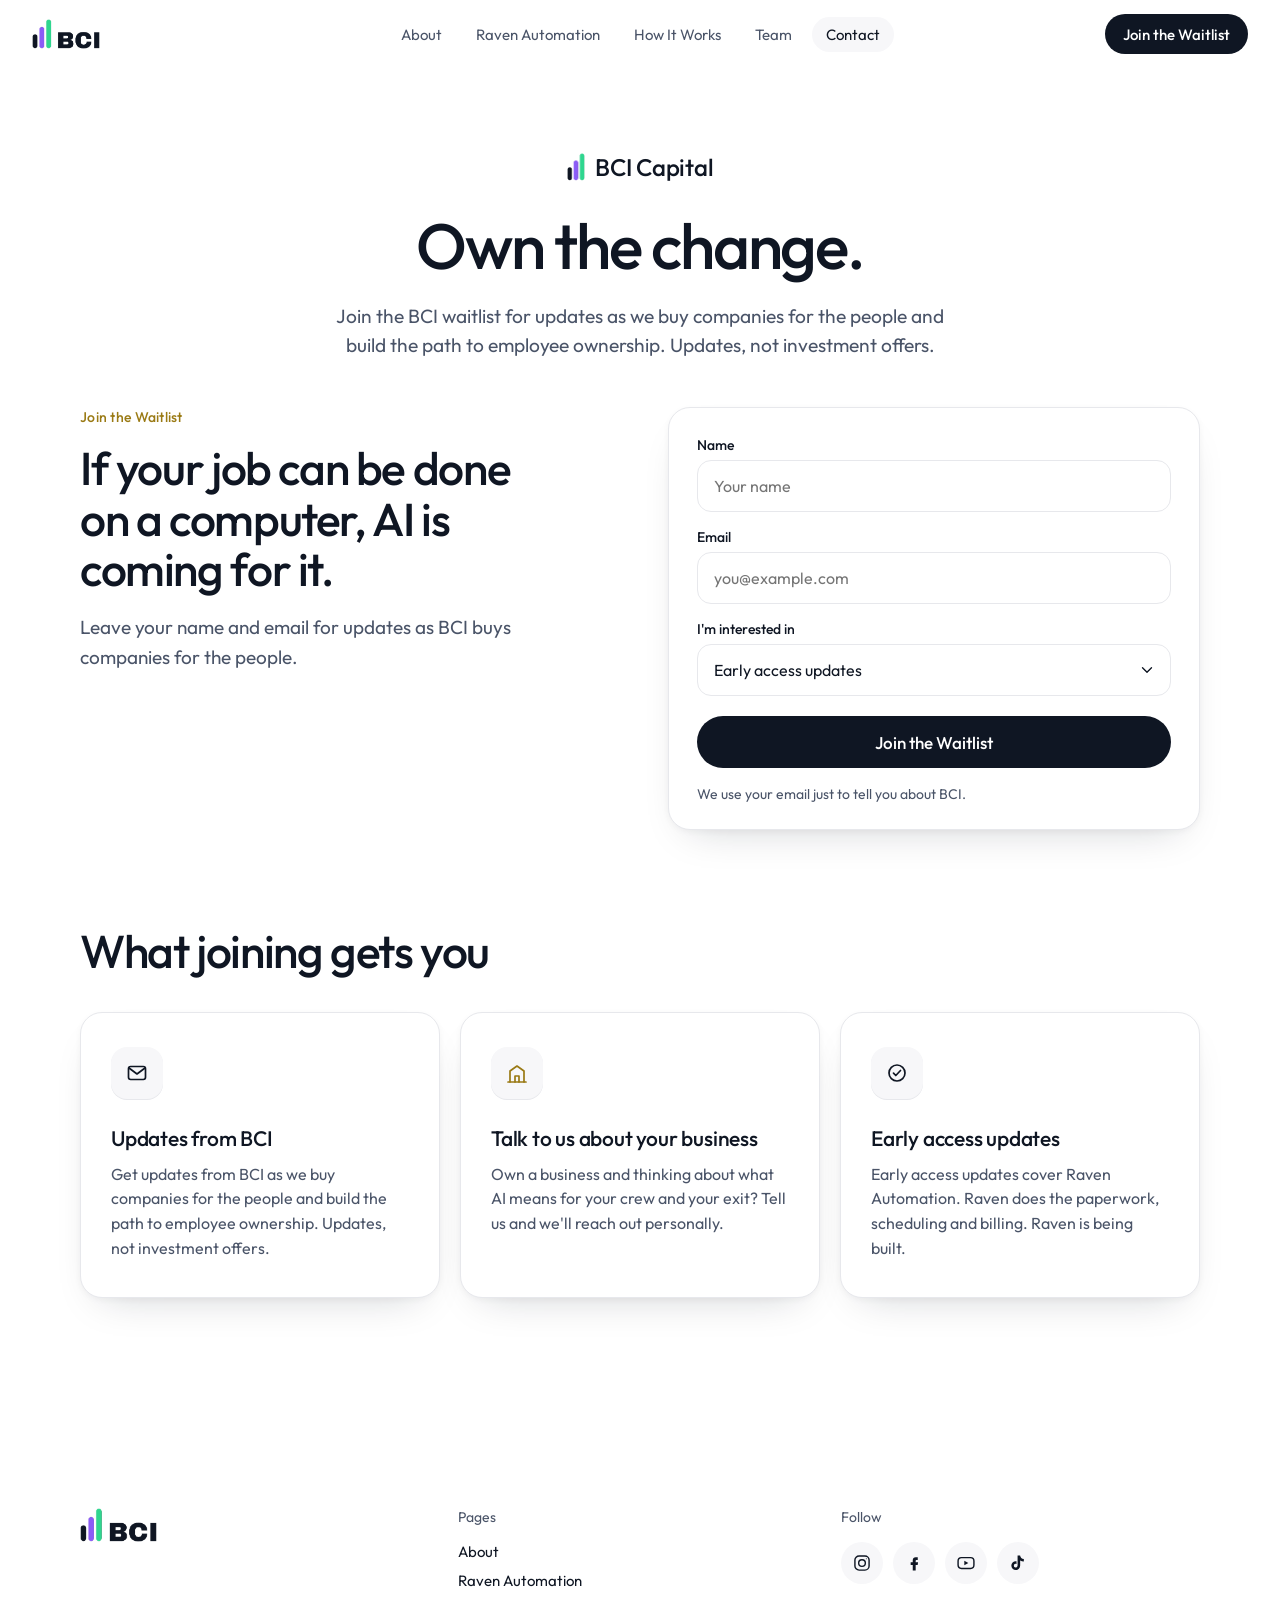
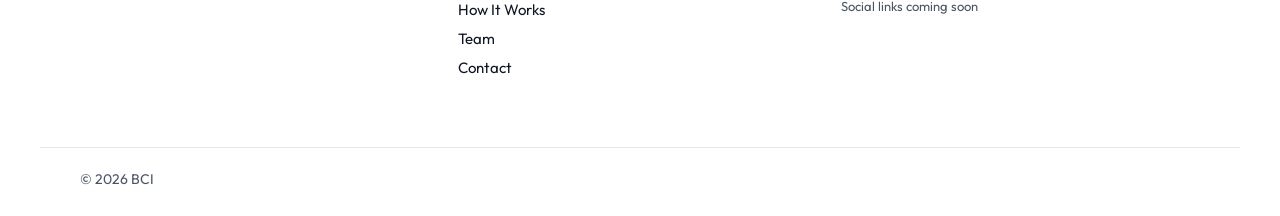
<file: early-access/index.html>
<!doctype html>
<html lang="en">
<head>
<meta charset="utf-8">
<meta name="viewport" content="width=device-width, initial-scale=1, viewport-fit=cover">
<title>Join the Waitlist | BCI</title>
<meta name="description" content="Own the change. Join the BCI waitlist for updates as we buy companies for the people and build the path to employee ownership. Updates, not investment offers.">
<meta property="og:title" content="Join the Waitlist | BCI">
<meta property="og:description" content="Own the change. Join the BCI waitlist for updates as we buy companies for the people and build the path to employee ownership. Updates, not investment offers.">
<link rel="icon" type="image/png" href="/images/favicon.png">
<link rel="preconnect" href="https://fonts.googleapis.com"><link rel="preconnect" href="https://fonts.gstatic.com" crossorigin>
<link href="https://fonts.googleapis.com/css2?family=Outfit:wght@300;400;500;600;700&display=swap" rel="stylesheet">
<link rel="stylesheet" href="/early-access-v2/waitlist.css">
<script>
(function(){
  var map = {
    home:'/', top:'/',
    about:'/about/', 'about-sec':'/about/',
    automation:'/automation/',
    esop:'/our-model/#esop', model:'/our-model/#esop', 'owned-mean':'/our-model/#esop',
    how:'/our-model/#how', 'how-sec':'/our-model/#how', 'esop-plain':'/our-model/#esop-plain',
    team:'/team/', owners:'/team/#owners',
    contact:'/early-access/', join:'/early-access/#join', 'contact-sec':'/early-access/'
  };
  function norm(p){
    p = (p || '/').replace(/\/index\.html$/, '');
    if (p.length > 1 && p.endsWith('/')) p = p.slice(0, -1);
    return p || '/';
  }
  function route(){
    var raw = decodeURIComponent((location.hash || '').replace(/^#\/?/, ''));
    if (!raw || !map[raw]) return;
    var dest = new URL(map[raw], location.origin);
    var same = norm(dest.pathname) === norm(location.pathname);
    var destHash = dest.hash || '';
    if (same) {
      if (destHash !== (location.hash || '')) location.replace(dest.pathname + destHash);
      return;
    }
    location.replace(dest.pathname + destHash);
  }
  route();
  window.addEventListener('hashchange', route);
})();
</script>
</head>
<body>
<header class="nav" id="nav">
  <div class="nav-in">
    <a class="brand" href="/" aria-label="BCI home"><img src="/images/logo.png" alt="BCI"></a>
    <nav class="links" id="links">
      <a href="/about/">About</a>
      <a href="/automation/">Raven Automation</a>
      <a href="/#how-it-works">How It Works</a>
      <a href="/team/">Team</a>
      <a href="/early-access/" class="current" aria-current="page">Contact</a>
    </nav>
    <div class="nav-right">
      <a class="btn btn-dark btn-sm" href="#join">Join the Waitlist</a>
      <button class="menu-btn" id="menuBtn" aria-label="Menu" aria-expanded="false"><span></span><span></span></button>
    </div>
  </div>
</header>

<main>
  <section class="hero">
    <div class="hero-in">
      <div class="hero-brand"><img src="/about-v2/logo-icon.png" alt=""><span>BCI Capital</span></div>
      <h1 id="join">Own the change.</h1>
      <p class="sub">Join the BCI waitlist for updates as we buy companies for the people and build the path to employee ownership. Updates, not investment offers.</p>
    </div>
  </section>

  <section class="section join" aria-labelledby="join">
    <div class="wrap join-grid">
      <div class="join-copy">
        <p class="eyebrow">Join the Waitlist</p>
        <h2>If your job can be done on a computer, AI is coming for it.</h2>
        <p class="lead">Leave your name and email for updates as BCI buys companies for the people.</p>
      </div>
      <form id="collectForm" data-contact-source="website-early-access">
        <label for="cName">Name<input id="cName" name="name" type="text" required maxlength="120" autocomplete="name" placeholder="Your name"></label>
        <label for="cEmail">Email<input id="cEmail" name="email" type="email" required maxlength="254" autocomplete="email" placeholder="you@example.com"></label>
        <label for="cInterest">I'm interested in<select id="cInterest" name="interest"><option>Early access updates</option><option>Automation for my business</option><option>Selling my business</option><option>Other</option></select></label>
        <div aria-hidden="true" style="position:absolute;left:-10000px;top:auto;width:1px;height:1px;overflow:hidden"><label for="cWebsite">Leave this field empty</label><input id="cWebsite" name="website" type="text" tabindex="-1" autocomplete="off"></div>
        <button class="btn btn-dark" type="submit">Join the Waitlist</button>
        <p class="form-status" id="cOk" role="status" aria-live="polite"></p>
        <small>We use your email just to tell you about BCI.</small>
      </form>
    </div>
  </section>

  <section class="section benefits">
    <div class="wrap">
      <h2>What joining gets you</h2>
      <div class="cards">
        <article class="card">
          <div class="icon" aria-hidden="true"><svg viewBox="0 0 24 24"><rect x="3.5" y="5.5" width="17" height="13" rx="2.2"/><path d="M4 7l8 6 8-6"/></svg></div>
          <h3>Updates from BCI</h3>
          <p>Get updates from BCI as we buy companies for the people and build the path to employee ownership. Updates, not investment offers.</p>
        </article>
        <article class="card">
          <div class="icon" aria-hidden="true"><svg viewBox="0 0 24 24"><path d="M3 21h18"/><path d="M5 21V10l7-5 7 5v11"/><path d="M10 21v-6h4v6"/></svg></div>
          <h3>Talk to us about your business</h3>
          <p>Own a business and thinking about what AI means for your crew and your exit? Tell us and we'll reach out personally.</p>
        </article>
        <article class="card">
          <div class="icon" aria-hidden="true"><svg viewBox="0 0 24 24"><circle cx="12" cy="12" r="8"/><path d="M8.5 12.2l2.3 2.3 4.7-5"/></svg></div>
          <h3>Early access updates</h3>
          <p>Early access updates cover Raven Automation. Raven does the paperwork, scheduling and billing. Raven is being built.</p>
        </article>
      </div>
    </div>
  </section>
</main>

<footer class="foot" id="site-footer">
  <div class="wrap foot-top">
    <div class="foot-brand"><img src="/images/logo.png" alt="BCI"></div>
    <div class="foot-cols">
      <div><h4>Pages</h4><a href="/about/">About</a><a href="/automation/">Raven Automation</a><a href="/#how-it-works">How It Works</a><a href="/team/">Team</a><a href="/early-access/">Contact</a></div>
      <div><h4>Follow</h4>
        <div class="socials">
          <a href="#" aria-label="Instagram (link coming soon)"><svg viewBox="0 0 24 24"><rect x="3.5" y="3.5" width="17" height="17" rx="5"/><circle cx="12" cy="12" r="4"/><circle cx="17.2" cy="6.8" r=".6" class="f"/></svg></a>
          <a href="#" aria-label="Facebook (link coming soon)"><svg viewBox="0 0 24 24"><path d="M14 8.5h2.5V5H14c-2.2 0-3.5 1.5-3.5 3.7V11H8v3.4h2.5V21H14v-6.6h2.4l.5-3.4H14V9.2c0-.4.3-.7.7-.7z" class="f"/></svg></a>
          <a href="#" aria-label="YouTube (link coming soon)"><svg viewBox="0 0 24 24"><rect x="2.5" y="5.5" width="19" height="13" rx="4"/><path d="M10 9.2v5.6l4.8-2.8z" class="f"/></svg></a>
          <a href="#" aria-label="TikTok (link coming soon)"><svg viewBox="0 0 24 24"><path d="M14.5 3c.4 2.4 1.9 3.9 4.5 4.2v3.1c-1.6 0-3.1-.5-4.4-1.4v6.2a5.3 5.3 0 1 1-5.3-5.3c.3 0 .6 0 .9.1v3.2a2.2 2.2 0 1 0 1.3 2V3h3z" class="f"/></svg></a>
        </div>
        <p class="ph-note">Social links coming soon</p>
      </div>
    </div>
  </div>
  <div class="wrap foot-bottom"><span>&copy; 2026 BCI</span></div>
</footer>
<script src="/assets/contact-form.js"></script>
<script src="/about-v2/about.js"></script>
</body>
</html>
</file>
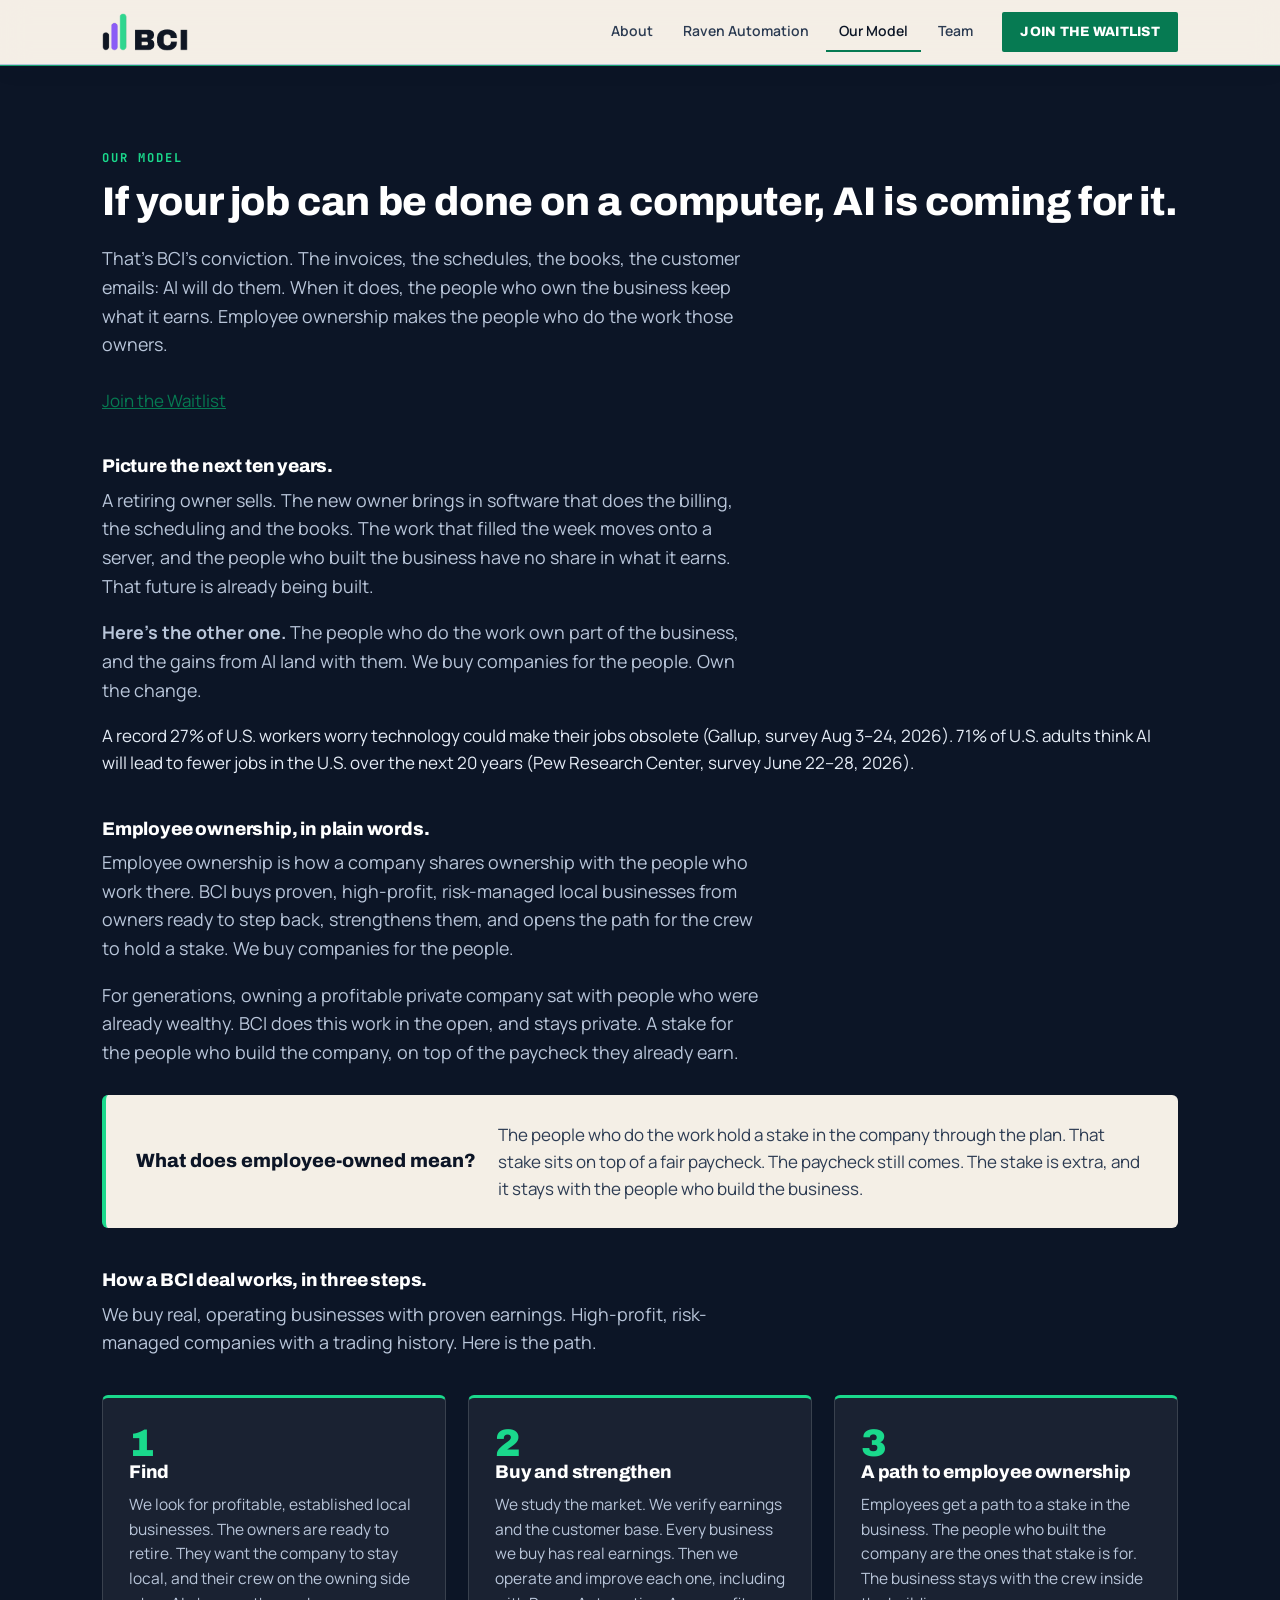
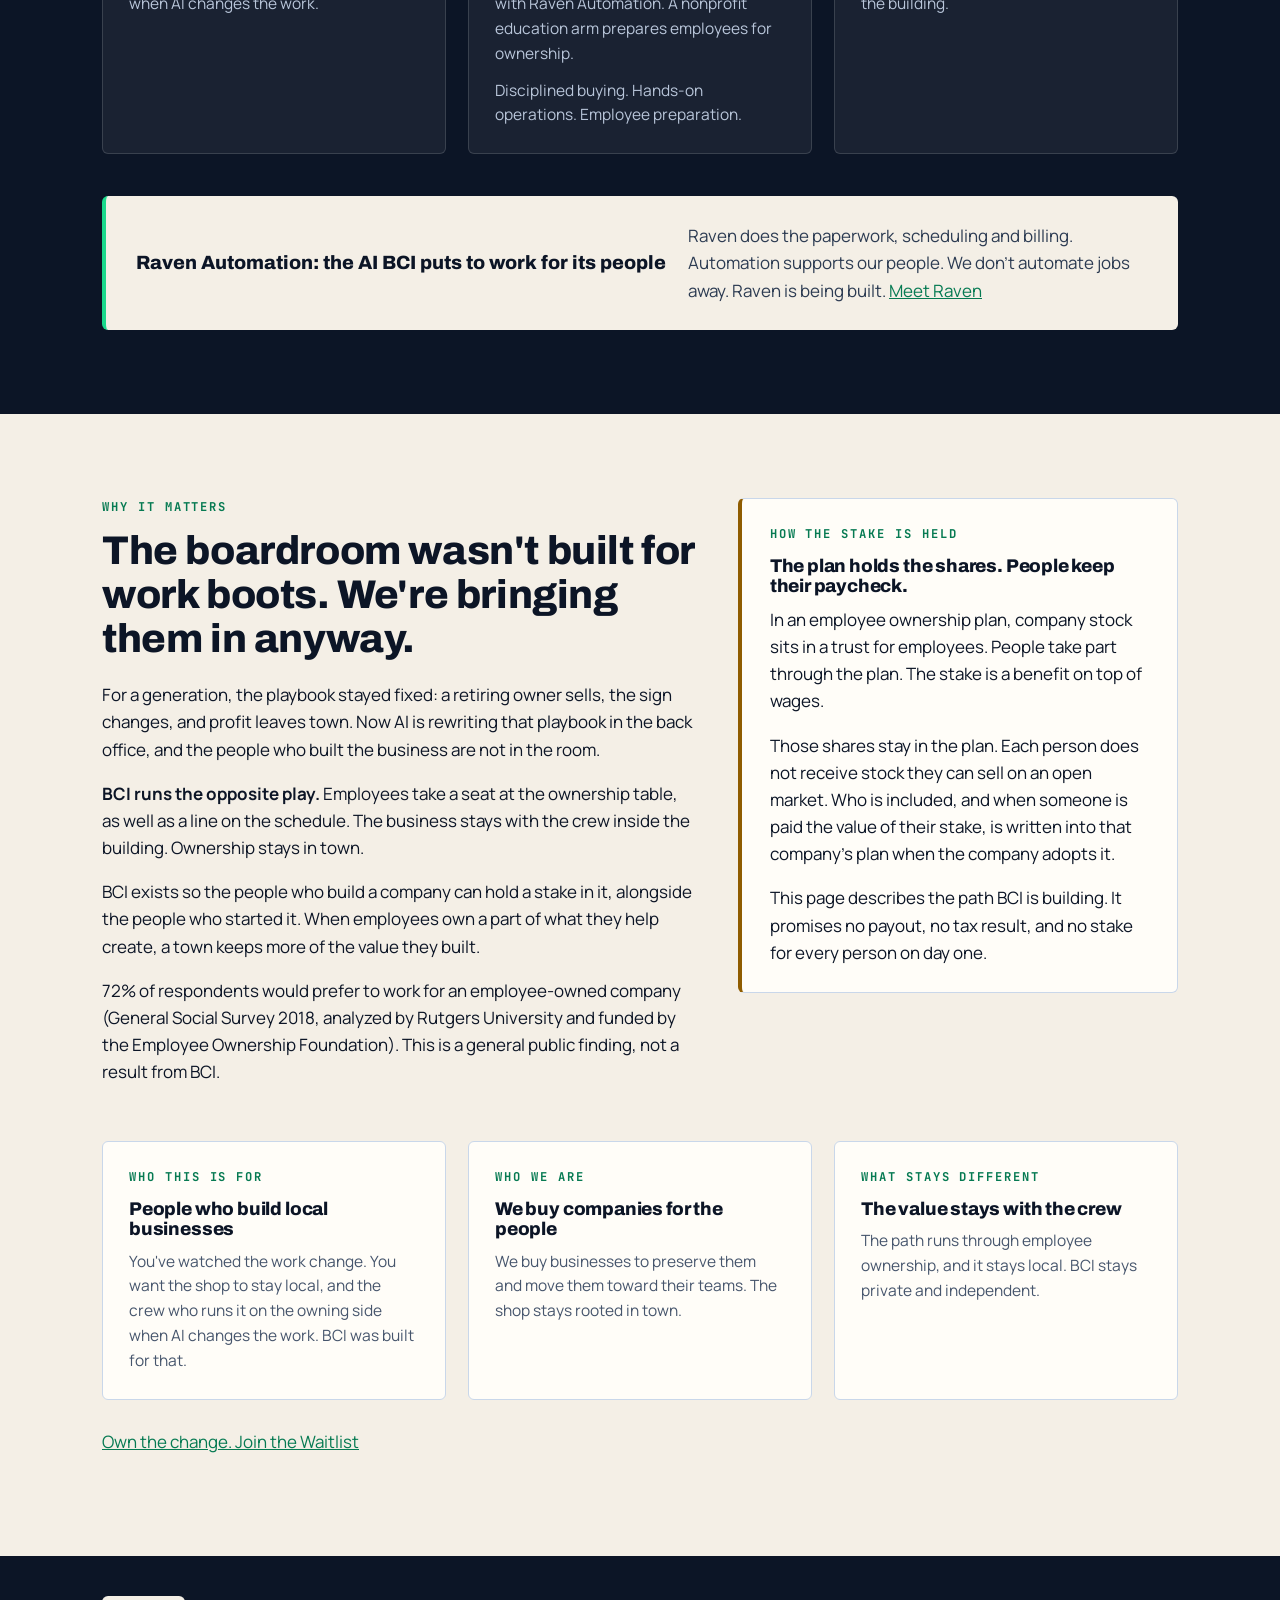
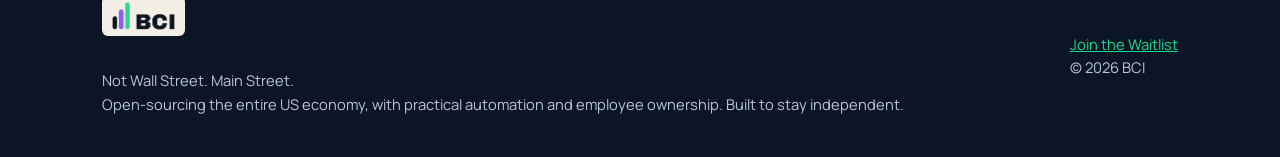
<file: our-model/index.html>
<!doctype html>
<html lang="en">
<head>
<meta charset="utf-8">
<meta name="color-scheme" content="light">
<link rel="icon" type="image/png" href="/images/favicon.png">
<meta name="viewport" content="width=device-width, initial-scale=1, viewport-fit=cover">
<title>Our Model | BCI: If your job can be done on a computer, AI is coming for it</title>
<meta name="description" content="AI will do the computer work. When it does, the people who own the business keep what it earns. BCI buys high-profit, risk-managed businesses and builds the path to employee ownership. We buy companies for the people.">
<meta property="og:title" content="Our Model | BCI">
<meta property="og:description" content="If your job can be done on a computer, AI is coming for it. Employee ownership puts the people who do the work on the owning side.">
<link rel="preconnect" href="https://fonts.googleapis.com"><link rel="preconnect" href="https://fonts.gstatic.com" crossorigin>
<link href="https://fonts.googleapis.com/css2?family=Archivo:wght@500;600;700;800;900&family=Manrope:wght@400;500;600;700;800&family=JetBrains+Mono:wght@500;700&display=swap" rel="stylesheet">
<link rel="stylesheet" href="/site.css">
<script>
(function(){
  var map = {
    home:'/', top:'/',
    about:'/about/', 'about-sec':'/about/',
    automation:'/automation/',
    esop:'/our-model/#esop', model:'/our-model/#esop', 'owned-mean':'/our-model/#esop',
    how:'/our-model/#how', 'how-sec':'/our-model/#how', 'esop-plain':'/our-model/#esop-plain',
    team:'/team/', owners:'/team/#owners',
    contact:'/early-access/', join:'/early-access/#join', 'contact-sec':'/early-access/'
  };
  function norm(p){
    p = (p || '/').replace(/\/index\.html$/, '');
    if (p.length > 1 && p.endsWith('/')) p = p.slice(0, -1);
    return p || '/';
  }
  function route(){
    var raw = decodeURIComponent((location.hash || '').replace(/^#\/?/, ''));
    if (!raw || !map[raw]) return;
    var dest = new URL(map[raw], location.origin);
    var same = norm(dest.pathname) === norm(location.pathname);
    var destHash = dest.hash || '';
    if (same) {
      if (destHash !== (location.hash || '')) location.replace(dest.pathname + destHash);
      return;
    }
    location.replace(dest.pathname + destHash);
  }
  route();
  window.addEventListener('hashchange', route);
})();
</script>
</head>
<body>
<header><div class="wrap nav">
 <a class="logo" href="/" aria-label="BCI home"><img class="logo-img" alt="BCI" src="/images/logo.png"></a>
 <nav>
  <button id="tg" type="button" aria-label="Menu" aria-expanded="false" onclick="var m=document.getElementById('mn');var o=m.classList.toggle('open');this.setAttribute('aria-expanded', o?'true':'false')">☰</button>
  <div class="menu" id="mn"><a class="l" href="/about/">About</a><a class="l" href="/automation/">Raven Automation</a><a class="l active" href="/our-model/" aria-current="page">Our Model</a><a class="l" href="/team/">Team</a><a class="btn primary" href="/early-access/">Join the Waitlist</a></div>
 </nav>
</div></header>
<main>
<section id="esop" class="model"><div class="wrap">
 <div class="eyebrow">Our Model</div>
 <h2>If your job can be done on a computer, AI is coming for it.</h2>
 <p class="lead">That's BCI's conviction. The invoices, the schedules, the books, the customer emails: AI will do them. When it does, the people who own the business keep what it earns. Employee ownership makes the people who do the work those owners.</p>
 <p class="peer"><a href="/early-access/">Join the Waitlist</a></p>
 <h3 style="margin-top:42px">Picture the next ten years.</h3>
 <p class="lead">A retiring owner sells. The new owner brings in software that does the billing, the scheduling and the books. The work that filled the week moves onto a server, and the people who built the business have no share in what it earns. That future is already being built.</p>
 <p class="lead"><strong>Here's the other one.</strong> The people who do the work own part of the business, and the gains from AI land with them. We buy companies for the people. Own the change.</p>
 <p class="cite">A record 27% of U.S. workers worry technology could make their jobs obsolete (Gallup, survey Aug 3&ndash;24, 2026). 71% of U.S. adults think AI will lead to fewer jobs in the U.S. over the next 20 years (Pew Research Center, survey June 22&ndash;28, 2026).</p>
 <h3 style="margin-top:42px">Employee ownership, in plain words.</h3>
 <p class="lead">Employee ownership is how a company shares ownership with the people who work there. BCI buys proven, high-profit, risk-managed local businesses from owners ready to step back, strengthens them, and opens the path for the crew to hold a stake. We buy companies for the people.</p>
 <p class="lead">For generations, owning a profitable private company sat with people who were already wealthy. BCI does this work in the open, and stays private. A stake for the people who build the company, on top of the paycheck they already earn.</p>
 <div class="eo"><b>What does employee-owned mean?</b><p>The people who do the work hold a stake in the company through the plan. That stake sits on top of a fair paycheck. The paycheck still comes. The stake is extra, and it stays with the people who build the business.</p></div>
 <h3 id="how" style="margin-top:42px">How a BCI deal works, in three steps.</h3>
 <p class="lead">We buy real, operating businesses with proven earnings. High-profit, risk-managed companies with a trading history. Here is the path.</p>
 <div class="steps">
  <div class="step"><div class="n">1</div><h3>Find</h3><p>We look for profitable, established local businesses. The owners are ready to retire. They want the company to stay local, and their crew on the owning side when AI changes the work.</p></div>
  <div class="step"><div class="n">2</div><h3>Buy and strengthen</h3><p>We study the market. We verify earnings and the customer base. Every business we buy has real earnings. Then we operate and improve each one, including with Raven Automation. <!-- PENDING founder confirmation: does the nonprofit education arm exist today? If not, change to "A planned nonprofit education arm will prepare employees for ownership." --> A nonprofit education arm prepares employees for ownership.</p><p>Disciplined buying. Hands-on operations. Employee preparation.</p></div>
  <div class="step"><div class="n">3</div><h3>A path to employee ownership</h3><p>Employees get a path to a stake in the business. The people who built the company are the ones that stake is for. The business stays with the crew inside the building.</p></div>
 </div>
 <div class="eo" style="margin-top:42px"><b>Raven Automation: the AI BCI puts to work for its people</b><p>Raven does the paperwork, scheduling and billing. Automation supports our people. We don't automate jobs away. Raven is being built. <a href="/automation/">Meet Raven</a></p></div>
</div></section>

<section id="esop-plain"><div class="wrap">
 <div class="esop-story">
  <div>
   <div class="eyebrow">Why it matters</div>
   <h2>The boardroom wasn't built for work boots. We're bringing them in anyway.</h2>
   <p>For a generation, the playbook stayed fixed: a retiring owner sells, the sign changes, and profit leaves town. Now AI is rewriting that playbook in the back office, and the people who built the business are not in the room.</p>
   <p><strong>BCI runs the opposite play.</strong> Employees take a seat at the ownership table, as well as a line on the schedule. The business stays with the crew inside the building. Ownership stays in town.</p>
   <p>BCI exists so the people who build a company can hold a stake in it, alongside the people who started it. When employees own a part of what they help create, a town keeps more of the value they built.</p>
   <p class="cite">72% of respondents would prefer to work for an employee-owned company (General Social Survey 2018, analyzed by Rutgers University and funded by the Employee Ownership Foundation). This is a general public finding, not a result from BCI.</p>
  </div>
  <div class="esop-note">
   <div class="eyebrow">How the stake is held</div>
   <h3>The plan holds the shares. People keep their paycheck.</h3>
   <p>In an employee ownership plan, company stock sits in a trust for employees. People take part through the plan. The stake is a benefit on top of wages.</p>
   <p>Those shares stay in the plan. Each person does not receive stock they can sell on an open market. Who is included, and when someone is paid the value of their stake, is written into that company's plan when the company adopts it.</p>
   <p>This page describes the path BCI is building. It promises no payout, no tax result, and no stake for every person on day one.</p>
  </div>
 </div>
 <div class="cards">
  <div class="card"><div class="eyebrow">Who this is for</div><h3>People who build local businesses</h3><p>You've watched the work change. You want the shop to stay local, and the crew who runs it on the owning side when AI changes the work. BCI was built for that.</p></div>
  <div class="card"><div class="eyebrow">Who we are</div><h3>We buy companies for the people</h3><p>We buy businesses to preserve them and move them toward their teams. The shop stays rooted in town.</p></div>
  <div class="card"><div class="eyebrow">What stays different</div><h3>The value stays with the crew</h3><p>The path runs through employee ownership, and it stays local. BCI stays private and independent.</p></div>
 </div>
 <p class="peer"><a href="/early-access/">Own the change. Join the Waitlist</a></p>
</div></section>

</main>
<footer><div class="wrap f">
 <div><img class="logo-img" alt="BCI" src="/images/logo.png"><br>Not Wall Street. Main Street.<br>Open-sourcing the entire US economy, with practical automation and employee ownership. Built to stay independent.</div>
 <div><a href="/early-access/">Join the Waitlist</a><br>© 2026 BCI</div>
</div></footer>

</body>
</html>
</file>
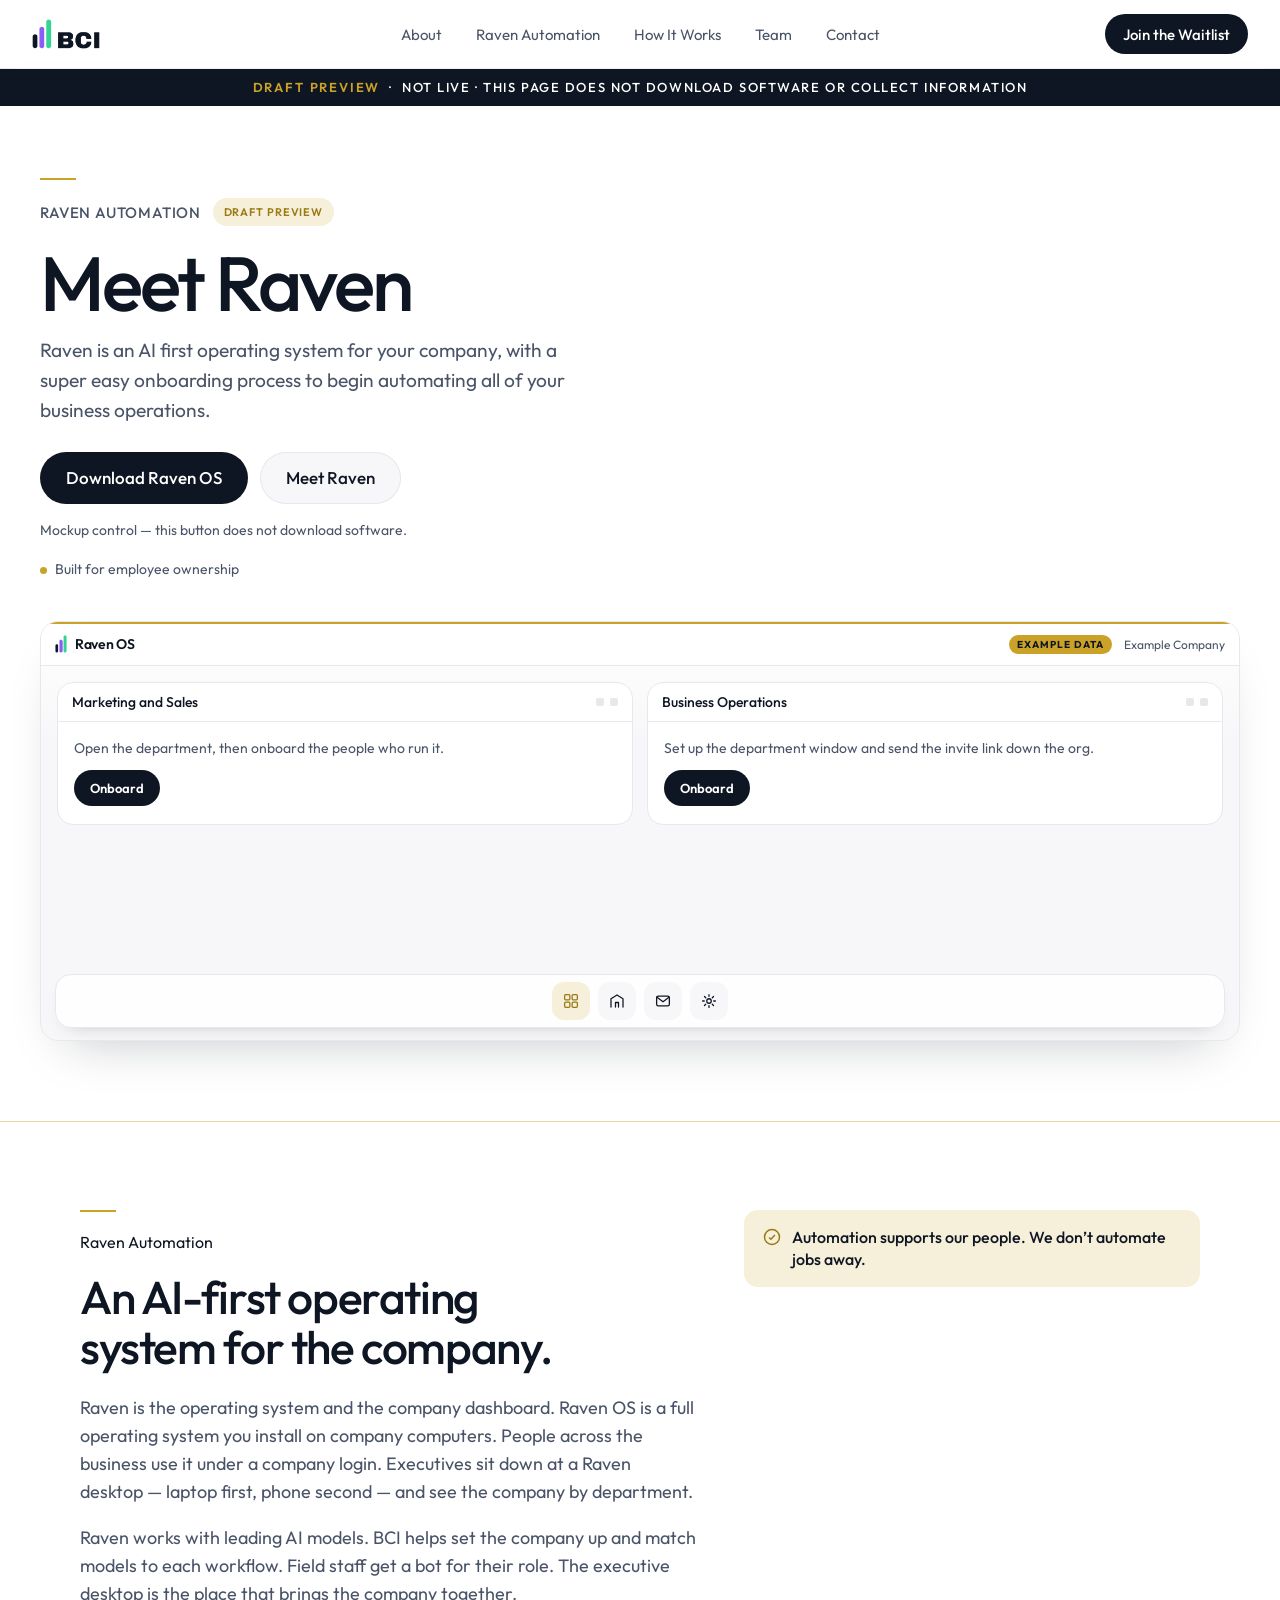
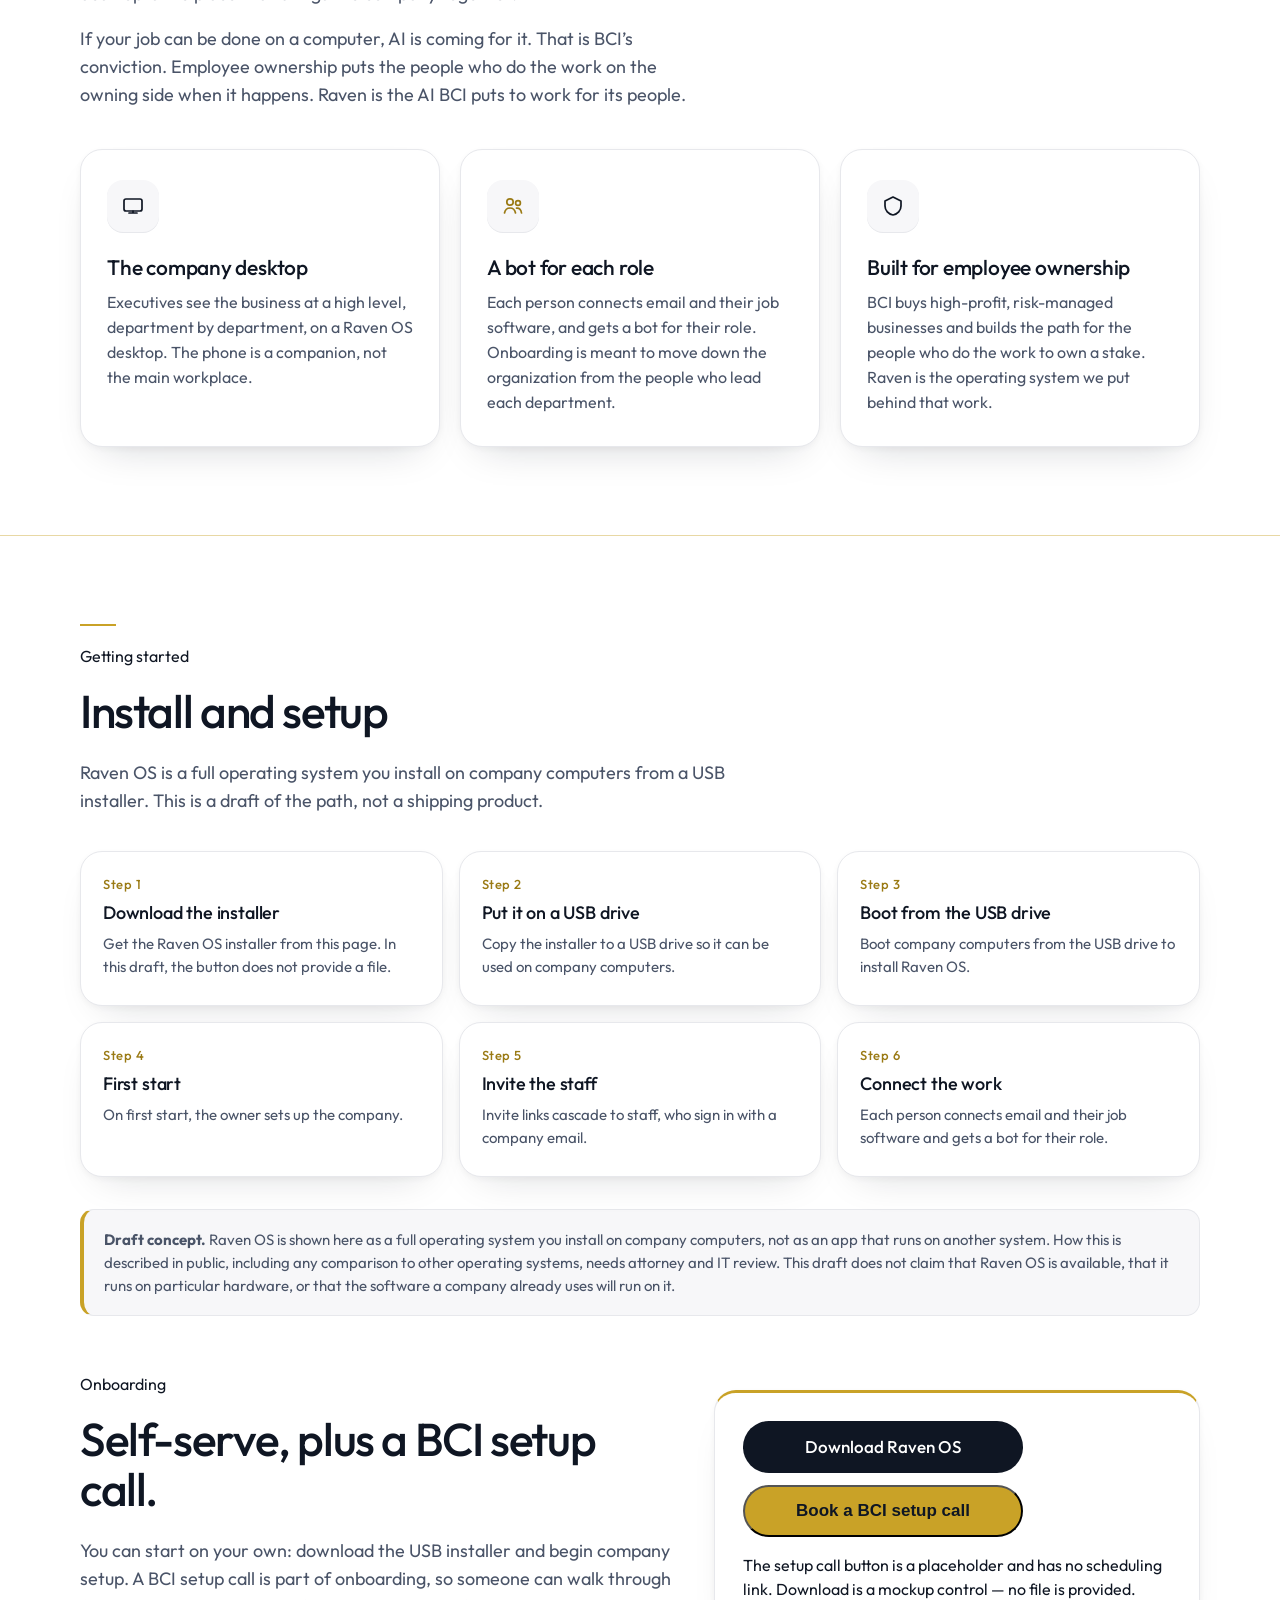
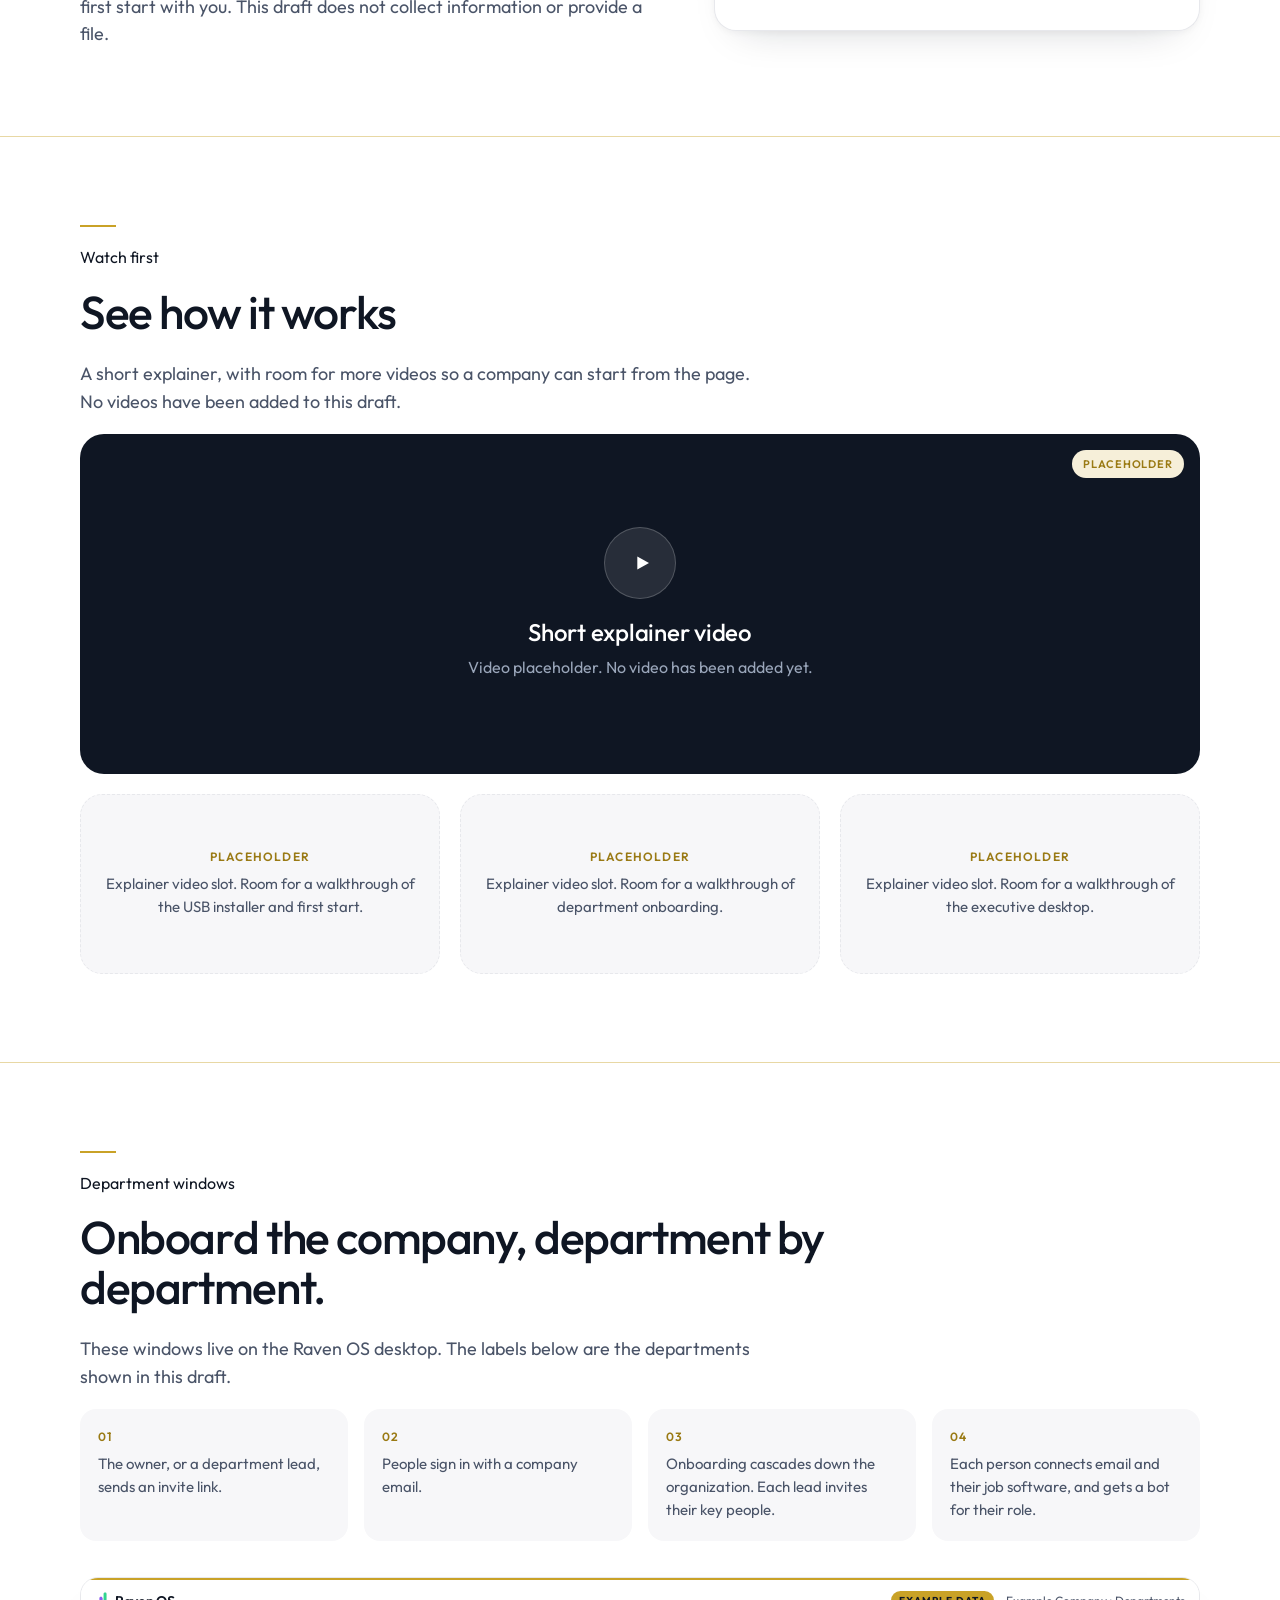
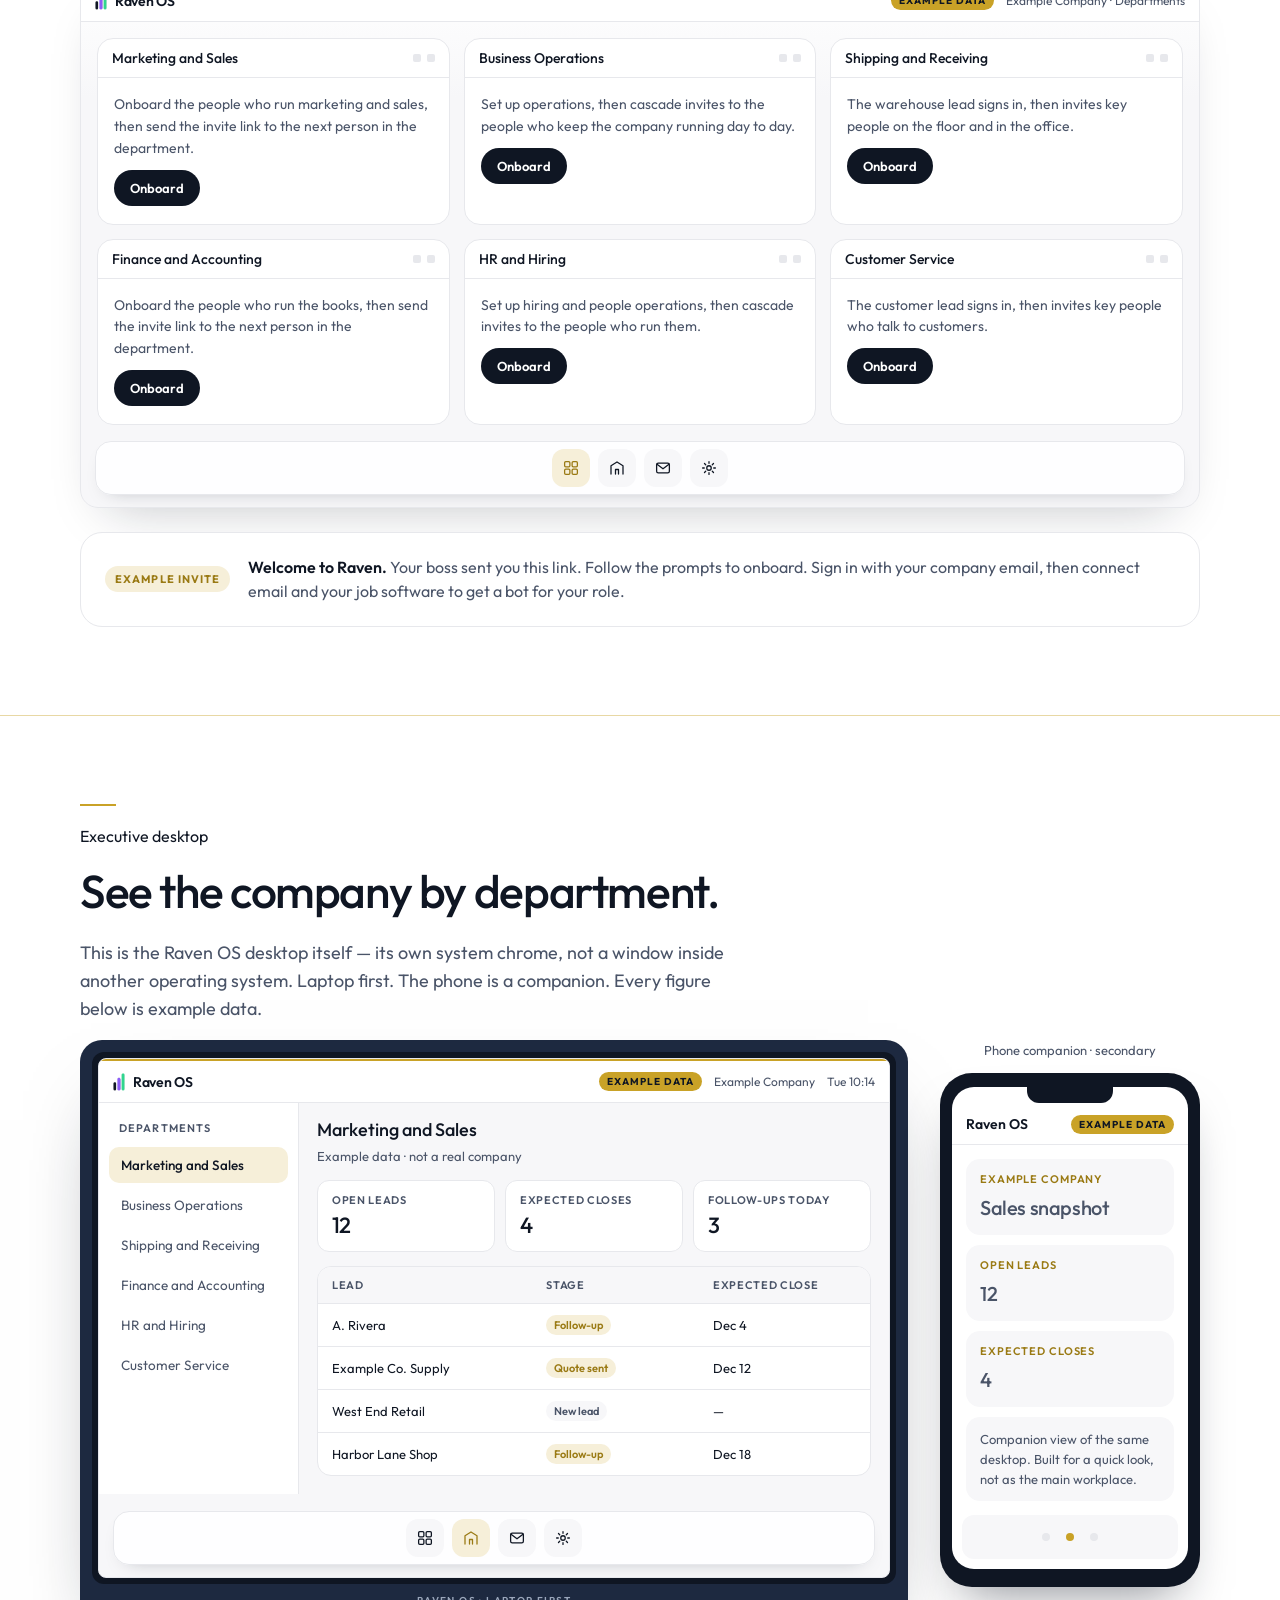
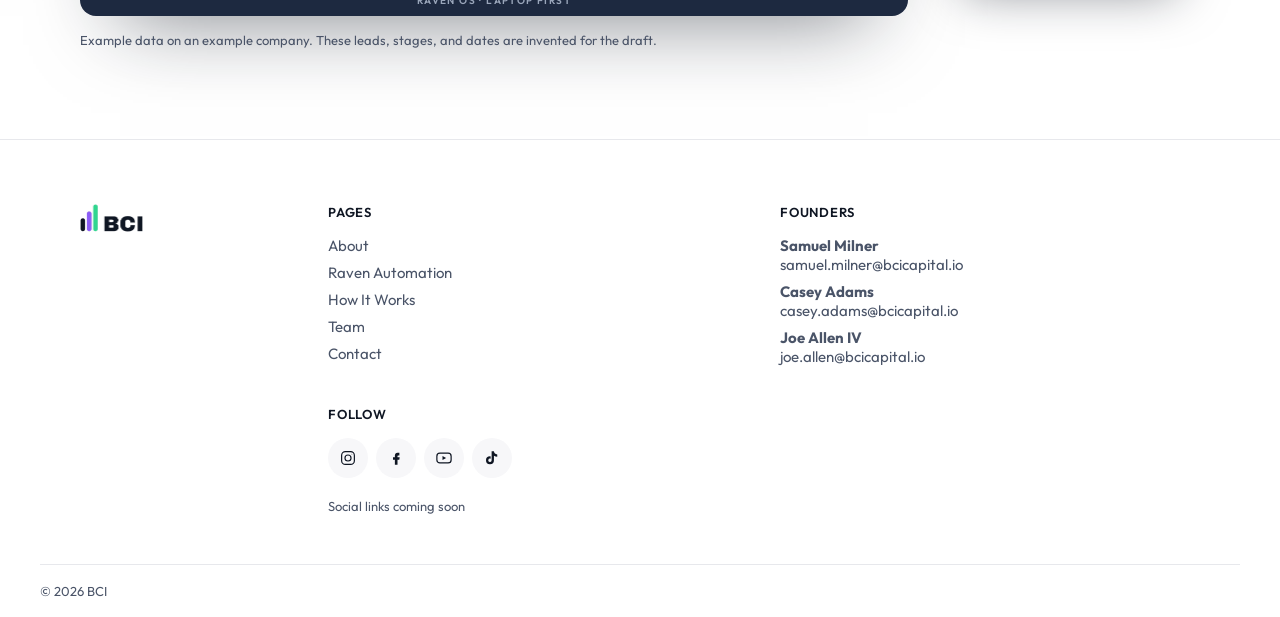
<file: raven-os/index.html>
<!doctype html>
<html lang="en">
<head>
<meta charset="utf-8">
<meta name="viewport" content="width=device-width, initial-scale=1, viewport-fit=cover">
<title>Raven OS | Draft preview | BCI</title>
<meta name="description" content="Draft preview, not live. Raven is an AI-first operating system for your company, with a straightforward onboarding process to begin automating your business operations.">
<meta name="robots" content="noindex">
<link rel="icon" type="image/png" href="/images/favicon.png">
<link rel="preconnect" href="https://fonts.googleapis.com"><link rel="preconnect" href="https://fonts.gstatic.com" crossorigin>
<link href="https://fonts.googleapis.com/css2?family=Outfit:wght@300;400;500;600;700&display=swap" rel="stylesheet">
<link rel="stylesheet" href="/automation-v2/automation.css">
<link rel="stylesheet" href="/raven-os/raven-os.css">
<script>
(function(){
  var map = {
    home:'/', top:'/',
    about:'/about/', 'about-sec':'/about/',
    automation:'/automation/',
    esop:'/our-model/#esop', model:'/our-model/#esop', 'owned-mean':'/our-model/#esop',
    how:'/our-model/#how', 'how-sec':'/our-model/#how', 'esop-plain':'/our-model/#esop-plain',
    team:'/team/', owners:'/team/#owners',
    contact:'/early-access/', join:'/early-access/#join', 'contact-sec':'/early-access/'
  };
  function norm(p){
    p = (p || '/').replace(/\/index\.html$/, '');
    if (p.length > 1 && p.endsWith('/')) p = p.slice(0, -1);
    return p || '/';
  }
  function route(){
    var raw = decodeURIComponent((location.hash || '').replace(/^#\/?/, ''));
    if (!raw || !map[raw]) return;
    var dest = new URL(map[raw], location.origin);
    var same = norm(dest.pathname) === norm(location.pathname);
    var destHash = dest.hash || '';
    if (same) {
      if (destHash !== (location.hash || '') && destHash) location.replace(dest.pathname + destHash);
      return;
    }
    location.replace(dest.pathname + destHash);
  }
  route();
  window.addEventListener('hashchange', route);
})();
</script>
</head>
<body>
<header class="nav" id="nav">
  <div class="nav-in">
    <a class="brand" href="/" aria-label="BCI home"><img src="/images/logo.png" alt="BCI"></a>
    <nav class="links" id="links">
      <a href="/about/">About</a>
      <a href="/automation/">Raven Automation</a>
      <a href="/#how-it-works">How It Works</a>
      <a href="/team/">Team</a>
      <a href="/early-access/">Contact</a>
    </nav>
    <div class="nav-right">
      <a class="btn btn-dark btn-sm" href="/#waitlist">Join the Waitlist</a>
      <button class="menu-btn" id="menuBtn" aria-label="Menu" aria-expanded="false" type="button"><span></span><span></span></button>
    </div>
  </div>
</header>

<div class="soon-bar" role="status"><b>Draft preview</b> &nbsp;·&nbsp; Not live · This page does not download software or collect information</div>

<main>
  <section class="hero ros-hero">
    <div class="hero-in">
      <div class="ros-hero-copy">
        <span class="rule"></span>
        <div class="eyebrow">
          <span class="brand-line">Raven Automation</span>
          <span class="chip">Draft preview</span>
        </div>
        <h1>Meet Raven</h1>
        <p class="sub">Raven is an AI first operating system for your company, with a super easy onboarding process to begin automating all of your business operations.</p>
        <div class="cta-row">
          <a class="btn btn-dark" href="#install" title="Mockup control — no file is downloaded">Download Raven OS</a>
          <a class="btn btn-light" href="#meet-raven">Meet Raven</a>
        </div>
        <p class="mock-note">Mockup control — this button does not download software.</p>
        <p class="trust"><span class="dot"></span>Built for employee ownership</p>
      </div>
      <div class="ros-os" aria-hidden="true">
        <div class="ros-menubar">
          <div class="ros-mark"><img src="/home-v2/logo-icon.png" alt="">Raven OS</div>
          <div class="meta"><span class="example-tag">Example data</span><span>Example Company</span></div>
        </div>
        <div class="ros-desk">
          <div class="ros-dept-grid ros-dept-grid-2">
            <article class="ros-win">
              <div class="ros-win-bar">Marketing and Sales <span class="ros-win-controls" aria-hidden="true"><i></i><i></i></span></div>
              <div class="ros-dept-body">
                <p>Open the department, then onboard the people who run it.</p>
                <span class="btn btn-dark ros-btn-os">Onboard</span>
              </div>
            </article>
            <article class="ros-win">
              <div class="ros-win-bar">Business Operations <span class="ros-win-controls" aria-hidden="true"><i></i><i></i></span></div>
              <div class="ros-dept-body">
                <p>Set up the department window and send the invite link down the org.</p>
                <span class="btn btn-dark ros-btn-os">Onboard</span>
              </div>
            </article>
          </div>
        </div>
        <div class="ros-dock">
          <span class="ros-dock-item on"><svg viewBox="0 0 24 24"><rect x="3.5" y="3.5" width="7" height="7" rx="1.5"/><rect x="13.5" y="3.5" width="7" height="7" rx="1.5"/><rect x="3.5" y="13.5" width="7" height="7" rx="1.5"/><rect x="13.5" y="13.5" width="7" height="7" rx="1.5"/></svg></span>
          <span class="ros-dock-item"><svg viewBox="0 0 24 24"><path d="M4 20V9l8-5 8 5v11"/><path d="M10 20v-6h4v6"/></svg></span>
          <span class="ros-dock-item"><svg viewBox="0 0 24 24"><rect x="3.5" y="5.5" width="17" height="13" rx="2.2"/><path d="M4 7l8 6 8-6"/></svg></span>
          <span class="ros-dock-item"><svg viewBox="0 0 24 24"><circle cx="12" cy="12" r="3"/><path d="M12 3.5v2.2M12 18.3V20.5M3.5 12h2.2M18.3 12H20.5M6 6l1.6 1.6M16.4 16.4L18 18M18 6l-1.6 1.6M7.6 16.4L6 18"/></svg></span>
        </div>
      </div>
    </div>
  </section>

  <section class="section" id="meet-raven">
    <div class="wrap intro-grid">
      <div>
        <span class="rule"></span>
        <p class="eyebrow">Raven Automation</p>
        <h2>An AI-first operating system for the company.</h2>
        <p class="lede">Raven is the operating system and the company dashboard. Raven OS is a full operating system you install on company computers. People across the business use it under a company login. Executives sit down at a Raven desktop — laptop first, phone second — and see the company by department.</p>
        <p class="lede">Raven works with leading AI models. BCI helps set the company up and match models to each workflow. Field staff get a bot for their role. The executive desktop is the place that brings the company together.</p>
        <p class="lede">If your job can be done on a computer, AI is coming for it. That is BCI’s conviction. Employee ownership puts the people who do the work on the owning side when it happens. Raven is the AI BCI puts to work for its people.</p>
      </div>
      <aside class="jobs-note">
        <svg viewBox="0 0 24 24" aria-hidden="true"><circle cx="12" cy="12" r="9"/><path d="M8.5 12.5l2.2 2.2 4.8-5.2"/></svg>
        <span>Automation supports our people. We don’t automate jobs away.</span>
      </aside>
    </div>
    <div class="wrap">
      <div class="ros-cards">
        <article class="ros-card">
          <div class="icon" aria-hidden="true"><svg viewBox="0 0 24 24"><rect x="3" y="5" width="18" height="12" rx="2"/><path d="M8 19h8M12 17v2"/></svg></div>
          <h3>The company desktop</h3>
          <p>Executives see the business at a high level, department by department, on a Raven OS desktop. The phone is a companion, not the main workplace.</p>
        </article>
        <article class="ros-card">
          <div class="icon" aria-hidden="true"><svg viewBox="0 0 24 24"><circle cx="9" cy="8" r="3.2"/><path d="M3.5 19c.6-3.2 2.8-5 5.5-5s4.9 1.8 5.5 5"/><circle cx="17" cy="9" r="2.4"/><path d="M15.5 14.2c2.6-.3 4.5 1.3 5 4.8"/></svg></div>
          <h3>A bot for each role</h3>
          <p>Each person connects email and their job software, and gets a bot for their role. Onboarding is meant to move down the organization from the people who lead each department.</p>
        </article>
        <article class="ros-card">
          <div class="icon" aria-hidden="true"><svg viewBox="0 0 24 24"><path d="M12 3l8 4v5c0 4.5-3.4 8.3-8 9-4.6-.7-8-4.5-8-9V7l8-4z"/></svg></div>
          <h3>Built for employee ownership</h3>
          <p>BCI buys high-profit, risk-managed businesses and builds the path for the people who do the work to own a stake. Raven is the operating system we put behind that work.</p>
        </article>
      </div>
    </div>
  </section>

  <section class="section" id="install">
    <div class="wrap">
      <span class="rule"></span>
      <p class="eyebrow">Getting started</p>
      <h2 class="wide-h">Install and setup</h2>
      <p class="lede">Raven OS is a full operating system you install on company computers from a USB installer. This is a draft of the path, not a shipping product.</p>
      <div class="ros-steps">
        <article class="ros-step">
          <span class="n">Step 1</span>
          <h3>Download the installer</h3>
          <p>Get the Raven OS installer from this page. In this draft, the button does not provide a file.</p>
        </article>
        <article class="ros-step">
          <span class="n">Step 2</span>
          <h3>Put it on a USB drive</h3>
          <p>Copy the installer to a USB drive so it can be used on company computers.</p>
        </article>
        <article class="ros-step">
          <span class="n">Step 3</span>
          <h3>Boot from the USB drive</h3>
          <p>Boot company computers from the USB drive to install Raven OS.</p>
        </article>
        <article class="ros-step">
          <span class="n">Step 4</span>
          <h3>First start</h3>
          <p>On first start, the owner sets up the company.</p>
        </article>
        <article class="ros-step">
          <span class="n">Step 5</span>
          <h3>Invite the staff</h3>
          <p>Invite links cascade to staff, who sign in with a company email.</p>
        </article>
        <article class="ros-step">
          <span class="n">Step 6</span>
          <h3>Connect the work</h3>
          <p>Each person connects email and their job software and gets a bot for their role.</p>
        </article>
      </div>
      <div class="ros-callout">
        <p><b>Draft concept.</b> Raven OS is shown here as a full operating system you install on company computers, not as an app that runs on another system. How this is described in public, including any comparison to other operating systems, needs attorney and IT review. This draft does not claim that Raven OS is available, that it runs on particular hardware, or that the software a company already uses will run on it.</p>
      </div>

      <div class="ros-start" id="setup-call">
        <div>
          <p class="eyebrow">Onboarding</p>
          <h2>Self-serve, plus a BCI setup call.</h2>
          <p class="lede">You can start on your own: download the USB installer and begin company setup. A BCI setup call is part of onboarding, so someone can walk through first start with you. This draft does not collect information or provide a file.</p>
        </div>
        <div class="ros-start-actions">
          <a class="btn btn-dark" href="#install" title="Mockup control — no file is downloaded">Download Raven OS</a>
          <button class="btn btn-gold" type="button" id="bookCall" aria-describedby="bookCallNote">Book a BCI setup call</button>
          <p class="form-note" id="bookCallNote">The setup call button is a placeholder and has no scheduling link. Download is a mockup control — no file is provided.</p>
        </div>
      </div>
    </div>
  </section>

  <section class="section" id="videos">
    <div class="wrap">
      <span class="rule"></span>
      <p class="eyebrow">Watch first</p>
      <h2>See how it works</h2>
      <p class="lede">A short explainer, with room for more videos so a company can start from the page. No videos have been added to this draft.</p>
      <div class="ros-video-hero">
        <span class="chip ph-label">Placeholder</span>
        <div>
          <div class="play" aria-hidden="true"><svg viewBox="0 0 24 24"><path d="M8 6.5v11l10-5.5z"/></svg></div>
          <h3>Short explainer video</h3>
          <p>Video placeholder. No video has been added yet.</p>
        </div>
      </div>
      <div class="ros-video-grid">
        <div class="ros-video-slot">
          <div>
            <span class="n">Placeholder</span>
            <p>Explainer video slot. Room for a walkthrough of the USB installer and first start.</p>
          </div>
        </div>
        <div class="ros-video-slot">
          <div>
            <span class="n">Placeholder</span>
            <p>Explainer video slot. Room for a walkthrough of department onboarding.</p>
          </div>
        </div>
        <div class="ros-video-slot">
          <div>
            <span class="n">Placeholder</span>
            <p>Explainer video slot. Room for a walkthrough of the executive desktop.</p>
          </div>
        </div>
      </div>
    </div>
  </section>

  <section class="section" id="onboarding">
    <div class="wrap">
      <span class="rule"></span>
      <p class="eyebrow">Department windows</p>
      <h2 class="wide-h">Onboard the company, department by department.</h2>
      <p class="lede">These windows live on the Raven OS desktop. The labels below are the departments shown in this draft.</p>
      <ol class="ros-flow">
        <li><span class="n">01</span><p>The owner, or a department lead, sends an invite link.</p></li>
        <li><span class="n">02</span><p>People sign in with a company email.</p></li>
        <li><span class="n">03</span><p>Onboarding cascades down the organization. Each lead invites their key people.</p></li>
        <li><span class="n">04</span><p>Each person connects email and their job software, and gets a bot for their role.</p></li>
      </ol>

      <div class="ros-os">
        <div class="ros-menubar">
          <div class="ros-mark"><img src="/home-v2/logo-icon.png" alt="">Raven OS</div>
          <div class="meta"><span class="example-tag">Example data</span><span>Example Company · Departments</span></div>
        </div>
        <div class="ros-desk">
          <div class="ros-dept-grid">
            <article class="ros-win">
              <div class="ros-win-bar">Marketing and Sales <span class="ros-win-controls" aria-hidden="true"><i></i><i></i></span></div>
              <div class="ros-dept-body">
                <p>Onboard the people who run marketing and sales, then send the invite link to the next person in the department.</p>
                <span class="btn btn-dark ros-btn-os">Onboard</span>
              </div>
            </article>
            <article class="ros-win">
              <div class="ros-win-bar">Business Operations <span class="ros-win-controls" aria-hidden="true"><i></i><i></i></span></div>
              <div class="ros-dept-body">
                <p>Set up operations, then cascade invites to the people who keep the company running day to day.</p>
                <span class="btn btn-dark ros-btn-os">Onboard</span>
              </div>
            </article>
            <article class="ros-win">
              <div class="ros-win-bar">Shipping and Receiving <span class="ros-win-controls" aria-hidden="true"><i></i><i></i></span></div>
              <div class="ros-dept-body">
                <p>The warehouse lead signs in, then invites key people on the floor and in the office.</p>
                <span class="btn btn-dark ros-btn-os">Onboard</span>
              </div>
            </article>
            <article class="ros-win">
              <div class="ros-win-bar">Finance and Accounting <span class="ros-win-controls" aria-hidden="true"><i></i><i></i></span></div>
              <div class="ros-dept-body">
                <p>Onboard the people who run the books, then send the invite link to the next person in the department.</p>
                <span class="btn btn-dark ros-btn-os">Onboard</span>
              </div>
            </article>
            <article class="ros-win">
              <div class="ros-win-bar">HR and Hiring <span class="ros-win-controls" aria-hidden="true"><i></i><i></i></span></div>
              <div class="ros-dept-body">
                <p>Set up hiring and people operations, then cascade invites to the people who run them.</p>
                <span class="btn btn-dark ros-btn-os">Onboard</span>
              </div>
            </article>
            <article class="ros-win">
              <div class="ros-win-bar">Customer Service <span class="ros-win-controls" aria-hidden="true"><i></i><i></i></span></div>
              <div class="ros-dept-body">
                <p>The customer lead signs in, then invites key people who talk to customers.</p>
                <span class="btn btn-dark ros-btn-os">Onboard</span>
              </div>
            </article>
          </div>
        </div>
        <div class="ros-dock" aria-hidden="true">
          <span class="ros-dock-item on"><svg viewBox="0 0 24 24"><rect x="3.5" y="3.5" width="7" height="7" rx="1.5"/><rect x="13.5" y="3.5" width="7" height="7" rx="1.5"/><rect x="3.5" y="13.5" width="7" height="7" rx="1.5"/><rect x="13.5" y="13.5" width="7" height="7" rx="1.5"/></svg></span>
          <span class="ros-dock-item"><svg viewBox="0 0 24 24"><path d="M4 20V9l8-5 8 5v11"/><path d="M10 20v-6h4v6"/></svg></span>
          <span class="ros-dock-item"><svg viewBox="0 0 24 24"><rect x="3.5" y="5.5" width="17" height="13" rx="2.2"/><path d="M4 7l8 6 8-6"/></svg></span>
          <span class="ros-dock-item"><svg viewBox="0 0 24 24"><circle cx="12" cy="12" r="3"/><path d="M12 3.5v2.2M12 18.3V20.5M3.5 12h2.2M18.3 12H20.5M6 6l1.6 1.6M16.4 16.4L18 18M18 6l-1.6 1.6M7.6 16.4L6 18"/></svg></span>
        </div>
      </div>

      <div class="ros-invite">
        <span class="badge">Example invite</span>
        <p><b>Welcome to Raven.</b> Your boss sent you this link. Follow the prompts to onboard. Sign in with your company email, then connect email and your job software to get a bot for your role.</p>
      </div>
    </div>
  </section>

  <section class="section" id="dashboard">
    <div class="wrap">
      <span class="rule"></span>
      <p class="eyebrow">Executive desktop</p>
      <h2 class="wide-h">See the company by department.</h2>
      <p class="lede">This is the Raven OS desktop itself — its own system chrome, not a window inside another operating system. Laptop first. The phone is a companion. Every figure below is example data.</p>

      <div class="ros-devices">
        <div>
          <div class="ros-laptop">
            <div class="ros-laptop-screen">
              <div class="ros-os">
                <div class="ros-menubar">
                  <div class="ros-mark"><img src="/home-v2/logo-icon.png" alt="">Raven OS</div>
                  <div class="meta"><span class="example-tag">Example data</span><span>Example Company</span><span>Tue 10:14</span></div>
                </div>
                <div class="ros-desk" style="padding:0;display:flex;flex-direction:column">
                  <div class="ros-dash">
                    <aside class="ros-dash-side">
                      <div class="lbl">Departments</div>
                      <span class="on">Marketing and Sales</span>
                      <span>Business Operations</span>
                      <span>Shipping and Receiving</span>
                      <span>Finance and Accounting</span>
                      <span>HR and Hiring</span>
                      <span>Customer Service</span>
                    </aside>
                    <div class="ros-dash-main">
                      <h3>Marketing and Sales</h3>
                      <p class="ros-dash-kicker">Example data · not a real company</p>
                      <div class="ros-metrics">
                        <div class="ros-metric"><span class="k">Open leads</span><span class="v">12</span></div>
                        <div class="ros-metric"><span class="k">Expected closes</span><span class="v">4</span></div>
                        <div class="ros-metric"><span class="k">Follow-ups today</span><span class="v">3</span></div>
                      </div>
                      <div class="ros-lead-list">
                        <div class="ros-lead-row"><span>Lead</span><span>Stage</span><span>Expected close</span></div>
                        <div class="ros-lead-row"><span>A. Rivera</span><span><span class="ros-pill">Follow-up</span></span><span>Dec 4</span></div>
                        <div class="ros-lead-row"><span>Example Co. Supply</span><span><span class="ros-pill">Quote sent</span></span><span>Dec 12</span></div>
                        <div class="ros-lead-row"><span>West End Retail</span><span><span class="ros-pill muted">New lead</span></span><span>—</span></div>
                        <div class="ros-lead-row"><span>Harbor Lane Shop</span><span><span class="ros-pill">Follow-up</span></span><span>Dec 18</span></div>
                      </div>
                    </div>
                  </div>
                </div>
                <div class="ros-dock" aria-hidden="true">
                  <span class="ros-dock-item"><svg viewBox="0 0 24 24"><rect x="3.5" y="3.5" width="7" height="7" rx="1.5"/><rect x="13.5" y="3.5" width="7" height="7" rx="1.5"/><rect x="3.5" y="13.5" width="7" height="7" rx="1.5"/><rect x="13.5" y="13.5" width="7" height="7" rx="1.5"/></svg></span>
                  <span class="ros-dock-item on"><svg viewBox="0 0 24 24"><path d="M4 20V9l8-5 8 5v11"/><path d="M10 20v-6h4v6"/></svg></span>
                  <span class="ros-dock-item"><svg viewBox="0 0 24 24"><rect x="3.5" y="5.5" width="17" height="13" rx="2.2"/><path d="M4 7l8 6 8-6"/></svg></span>
                  <span class="ros-dock-item"><svg viewBox="0 0 24 24"><circle cx="12" cy="12" r="3"/><path d="M12 3.5v2.2M12 18.3V20.5M3.5 12h2.2M18.3 12H20.5M6 6l1.6 1.6M16.4 16.4L18 18M18 6l-1.6 1.6M7.6 16.4L6 18"/></svg></span>
                </div>
              </div>
            </div>
            <div class="ros-laptop-chin">Raven OS · laptop first</div>
          </div>
          <p class="ros-caption">Example data on an example company. These leads, stages, and dates are invented for the draft.</p>
        </div>

        <div class="ros-phone-col">
          <p class="ros-phone-caption">Phone companion · secondary</p>
          <div class="ros-phone">
            <div class="ros-phone-screen">
              <div class="ros-phone-notch" aria-hidden="true"></div>
              <div class="ros-phone-bar">
                <strong>Raven OS</strong>
                <span class="example-tag">Example data</span>
              </div>
              <div class="ros-phone-body">
                <div class="ros-ph-card">
                  <p class="k">Example Company</p>
                  <p class="v">Sales snapshot</p>
                </div>
                <div class="ros-ph-card">
                  <p class="k">Open leads</p>
                  <p class="v">12</p>
                </div>
                <div class="ros-ph-card">
                  <p class="k">Expected closes</p>
                  <p class="v">4</p>
                </div>
                <div class="ros-ph-card">
                  <p>Companion view of the same desktop. Built for a quick look, not as the main workplace.</p>
                </div>
              </div>
              <div class="ros-phone-dock" aria-hidden="true"><span></span><span class="on"></span><span></span></div>
            </div>
          </div>
        </div>
      </div>
    </div>
  </section>
</main>

<footer class="foot" id="site-footer">
  <div class="wrap foot-top">
    <div class="foot-brand"><img src="/images/logo.png" alt="BCI"></div>
    <div class="foot-cols">
      <div><h4>Pages</h4><a href="/about/">About</a><a href="/automation/">Raven Automation</a><a href="/#how-it-works">How It Works</a><a href="/team/">Team</a><a href="/early-access/">Contact</a></div>
      <div><h4>Founders</h4>
        <span class="fe"><b>Samuel Milner</b><a href="mailto:samuel.milner@bcicapital.io">samuel.milner@bcicapital.io</a></span>
        <span class="fe"><b>Casey Adams</b><a href="mailto:casey.adams@bcicapital.io">casey.adams@bcicapital.io</a></span>
        <span class="fe"><b>Joe Allen IV</b><a href="mailto:joe.allen@bcicapital.io">joe.allen@bcicapital.io</a></span>
      </div>
      <div><h4>Follow</h4>
        <div class="socials">
          <a href="#" aria-label="Instagram (link coming soon)"><svg viewBox="0 0 24 24"><rect x="3.5" y="3.5" width="17" height="17" rx="5"/><circle cx="12" cy="12" r="4"/><circle cx="17.2" cy="6.8" r=".6" class="f"/></svg></a>
          <a href="#" aria-label="Facebook (link coming soon)"><svg viewBox="0 0 24 24"><path d="M14 8.5h2.5V5H14c-2.2 0-3.5 1.5-3.5 3.7V11H8v3.4h2.5V21H14v-6.6h2.4l.5-3.4H14V9.2c0-.4.3-.7.7-.7z" class="f"/></svg></a>
          <a href="#" aria-label="YouTube (link coming soon)"><svg viewBox="0 0 24 24"><rect x="2.5" y="5.5" width="19" height="13" rx="4"/><path d="M10 9.2v5.6l4.8-2.8z" class="f"/></svg></a>
          <a href="#" aria-label="TikTok (link coming soon)"><svg viewBox="0 0 24 24"><path d="M14.5 3c.4 2.4 1.9 3.9 4.5 4.2v3.1c-1.6 0-3.1-.5-4.4-1.4v6.2a5.3 5.3 0 1 1-5.3-5.3c.3 0 .6 0 .9.1v3.2a2.2 2.2 0 1 0 1.3 2V3h3z" class="f"/></svg></a>
        </div>
        <p class="ph-note">Social links coming soon</p>
      </div>
    </div>
  </div>
  <div class="wrap foot-bottom"><span>&copy; 2026 BCI</span></div>
</footer>
<script src="/automation-v2/automation.js"></script>
<script src="/raven-os/raven-os.js"></script>
</body>
</html>
</file>
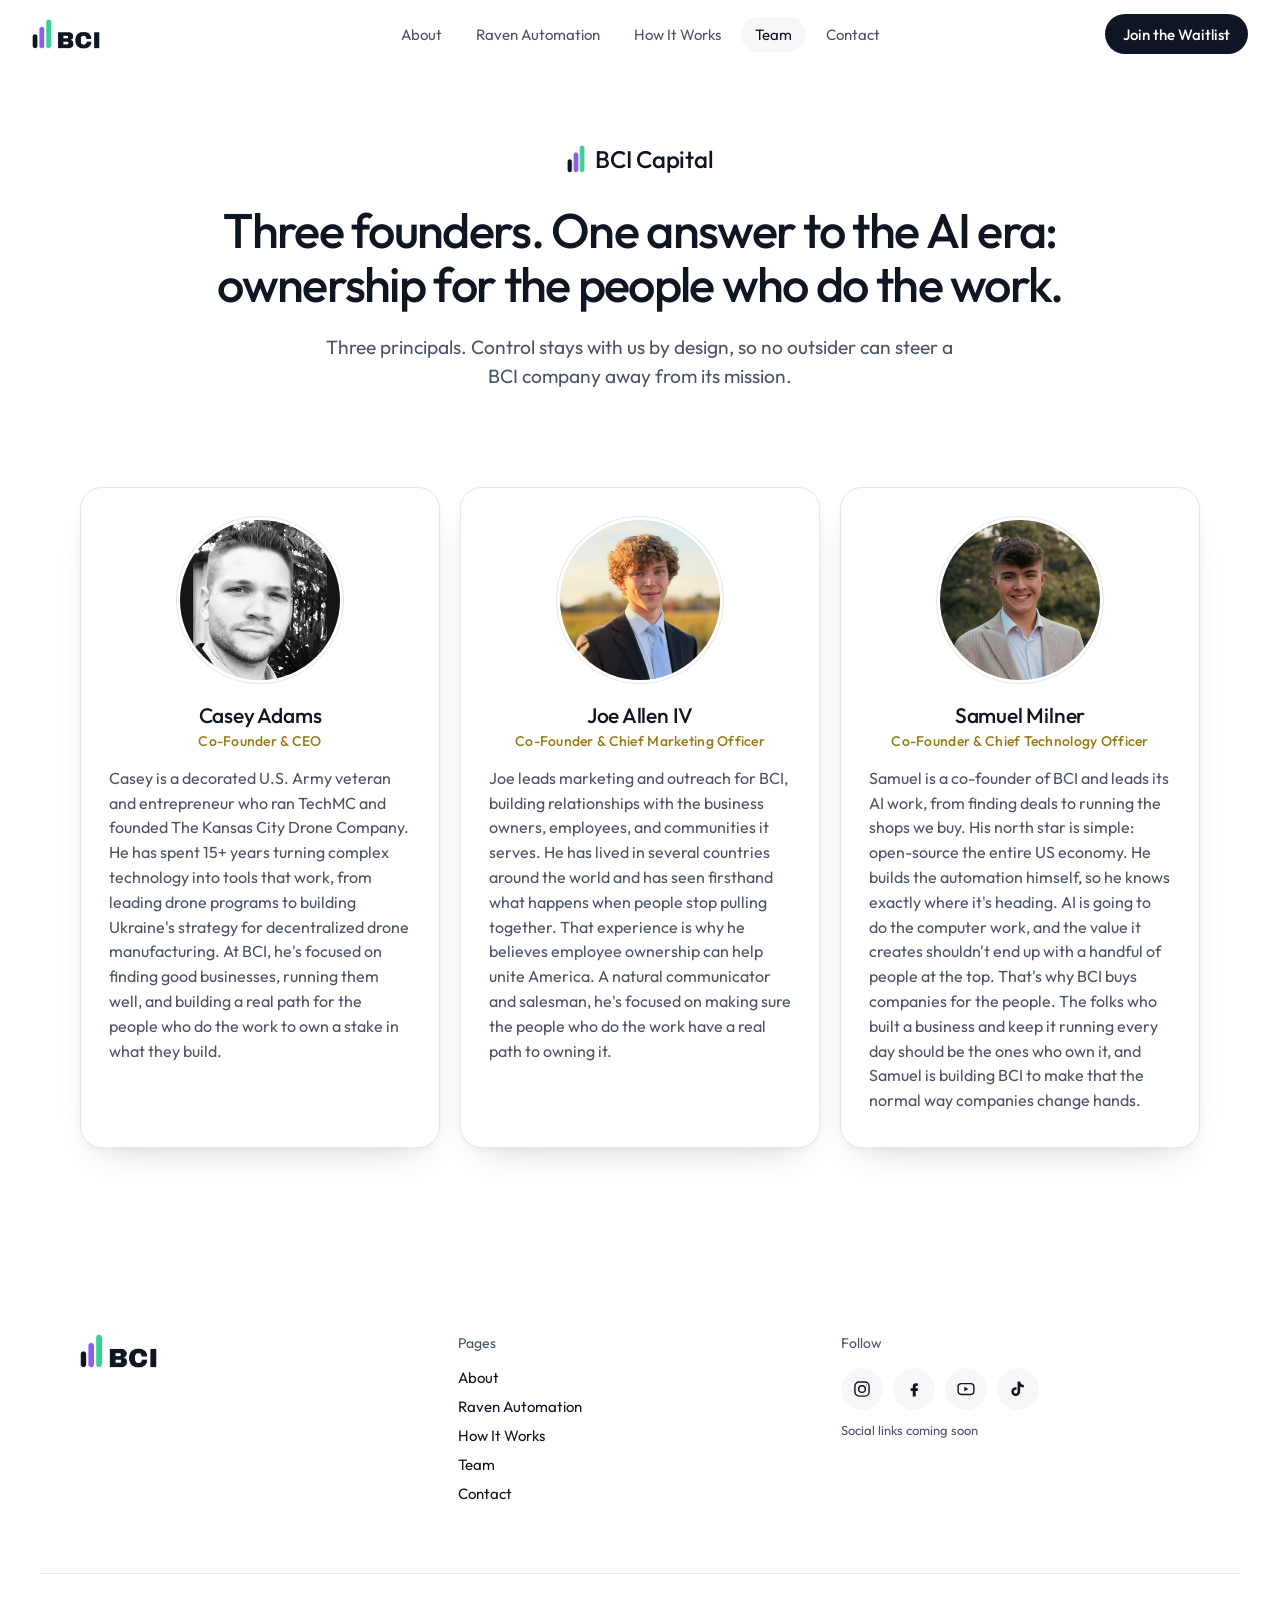
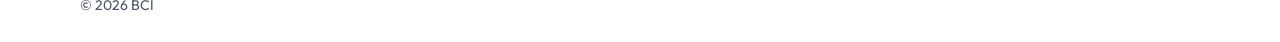
<file: team/index.html>
<!doctype html>
<html lang="en">
<head>
<meta charset="utf-8">
<meta name="viewport" content="width=device-width, initial-scale=1, viewport-fit=cover">
<title>Team | BCI: Three founders building ownership for the people who do the work</title>
<meta name="description" content="Casey Adams, Joe Allen IV and Samuel Milner. Three Kansas founders building one answer to the AI era: ownership for the people who do the work. We buy companies for the people.">
<meta property="og:title" content="Team | BCI">
<meta property="og:description" content="Three founders. One answer to the AI era: ownership for the people who do the work.">
<link rel="icon" type="image/png" href="/images/favicon.png">
<link rel="preconnect" href="https://fonts.googleapis.com"><link rel="preconnect" href="https://fonts.gstatic.com" crossorigin>
<link href="https://fonts.googleapis.com/css2?family=Outfit:wght@300;400;500;600;700&display=swap" rel="stylesheet">
<link rel="stylesheet" href="/team-v2/team.css">
<script>
document.documentElement.classList.add('js');
/* If about.js never runs, or IntersectionObserver never fires for off-screen
   cards (full-page captures do not scroll), do not leave .reveal invisible. */
setTimeout(function(){
  var nodes=document.querySelectorAll('.reveal');
  for(var i=0;i<nodes.length;i++) nodes[i].classList.add('in');
},700);
(function(){
  var map = {
    home:'/', top:'/',
    about:'/about/', 'about-sec':'/about/',
    automation:'/automation/',
    esop:'/our-model/#esop', model:'/our-model/#esop', 'owned-mean':'/our-model/#esop',
    how:'/our-model/#how', 'how-sec':'/our-model/#how', 'esop-plain':'/our-model/#esop-plain',
    team:'/team/', owners:'/team/#owners',
    contact:'/early-access/', join:'/early-access/#join', 'contact-sec':'/early-access/'
  };
  function norm(p){
    p = (p || '/').replace(/\/index\.html$/, '');
    if (p.length > 1 && p.endsWith('/')) p = p.slice(0, -1);
    return p || '/';
  }
  function route(){
    var raw = decodeURIComponent((location.hash || '').replace(/^#\/?/, ''));
    if (!raw || !map[raw]) return;
    var dest = new URL(map[raw], location.origin);
    var same = norm(dest.pathname) === norm(location.pathname);
    var destHash = dest.hash || '';
    if (same) {
      if (destHash !== (location.hash || '')) location.replace(dest.pathname + destHash);
      return;
    }
    location.replace(dest.pathname + destHash);
  }
  route();
  window.addEventListener('hashchange', route);
})();
</script>
</head>
<body>
<header class="nav" id="nav">
  <div class="nav-in">
    <a class="brand" href="/" aria-label="BCI home"><img src="/images/logo.png" alt="BCI"></a>
    <nav class="links" id="links">
      <a href="/about/">About</a>
      <a href="/automation/">Raven Automation</a>
      <a href="/#how-it-works">How It Works</a>
      <a href="/team/" class="current" aria-current="page">Team</a>
      <a href="/early-access/">Contact</a>
    </nav>
    <div class="nav-right">
      <a class="btn btn-dark btn-sm" href="/early-access/">Join the Waitlist</a>
      <button class="menu-btn" id="menuBtn" aria-label="Menu" aria-expanded="false"><span></span><span></span></button>
    </div>
  </div>
</header>

<main>
  <section class="hero">
    <div class="hero-in">
      <div class="hero-brand"><img src="/about-v2/logo-icon.png" alt=""><span>BCI Capital</span></div>
      <h1 id="owners">Three founders. One answer to the AI era:<br class="br-d"> ownership for the people who do the work.</h1>
      <p class="sub">Three principals. Control stays with us by design, so no outsider can steer a BCI company away from its mission.</p>
    </div>
  </section>

  <section class="section" id="team">
    <div class="wrap">
      <div class="people">
        <article class="person reveal">
          <div class="portrait"><img src="/images/casey.jpg" alt="Casey Adams"></div>
          <h3>Casey Adams</h3>
          <p class="role">Co-Founder &amp; CEO</p>
          <p class="bio">Casey is a decorated U.S. Army veteran and entrepreneur who ran TechMC and founded The Kansas City Drone Company. He has spent 15+ years turning complex technology into tools that work, from leading drone programs to building Ukraine's strategy for decentralized drone manufacturing. At BCI, he's focused on finding good businesses, running them well, and building a real path for the people who do the work to own a stake in what they build.</p>
        </article>
        <article class="person reveal">
          <div class="portrait"><img src="/images/joe-3e1f50201c25.jpg" alt="Joe Allen IV"></div>
          <h3>Joe Allen IV</h3>
          <p class="role">Co-Founder &amp; Chief Marketing Officer</p>
          <p class="bio">Joe leads marketing and outreach for BCI, building relationships with the business owners, employees, and communities it serves. He has lived in several countries around the world and has seen firsthand what happens when people stop pulling together. That experience is why he believes employee ownership can help unite America. A natural communicator and salesman, he's focused on making sure the people who do the work have a real path to owning it.</p>
        </article>
        <article class="person reveal">
          <div class="portrait"><img src="/images/samuel-e531995fafcb.jpg" alt="Samuel Milner"></div>
          <h3>Samuel Milner</h3>
          <p class="role">Co-Founder &amp; Chief Technology Officer</p>
          <p class="bio">Samuel is a co-founder of BCI and leads its AI work, from finding deals to running the shops we buy. His north star is simple: open-source the entire US economy. He builds the automation himself, so he knows exactly where it's heading. AI is going to do the computer work, and the value it creates shouldn't end up with a handful of people at the top. That's why BCI buys companies for the people. The folks who built a business and keep it running every day should be the ones who own it, and Samuel is building BCI to make that the normal way companies change hands.</p>
        </article>
      </div>
    </div>
  </section>
</main>

<footer class="foot" id="site-footer">
  <div class="wrap foot-top">
    <div class="foot-brand"><img src="/images/logo.png" alt="BCI"></div>
    <div class="foot-cols">
      <div><h4>Pages</h4><a href="/about/">About</a><a href="/automation/">Raven Automation</a><a href="/#how-it-works">How It Works</a><a href="/team/">Team</a><a href="/early-access/">Contact</a></div>
      <div><h4>Follow</h4>
        <div class="socials">
          <a href="#" aria-label="Instagram (link coming soon)"><svg viewBox="0 0 24 24"><rect x="3.5" y="3.5" width="17" height="17" rx="5"/><circle cx="12" cy="12" r="4"/><circle cx="17.2" cy="6.8" r=".6" class="f"/></svg></a>
          <a href="#" aria-label="Facebook (link coming soon)"><svg viewBox="0 0 24 24"><path d="M14 8.5h2.5V5H14c-2.2 0-3.5 1.5-3.5 3.7V11H8v3.4h2.5V21H14v-6.6h2.4l.5-3.4H14V9.2c0-.4.3-.7.7-.7z" class="f"/></svg></a>
          <a href="#" aria-label="YouTube (link coming soon)"><svg viewBox="0 0 24 24"><rect x="2.5" y="5.5" width="19" height="13" rx="4"/><path d="M10 9.2v5.6l4.8-2.8z" class="f"/></svg></a>
          <a href="#" aria-label="TikTok (link coming soon)"><svg viewBox="0 0 24 24"><path d="M14.5 3c.4 2.4 1.9 3.9 4.5 4.2v3.1c-1.6 0-3.1-.5-4.4-1.4v6.2a5.3 5.3 0 1 1-5.3-5.3c.3 0 .6 0 .9.1v3.2a2.2 2.2 0 1 0 1.3 2V3h3z" class="f"/></svg></a>
        </div>
        <p class="ph-note">Social links coming soon</p>
      </div>
    </div>
  </div>
  <div class="wrap foot-bottom"><span>&copy; 2026 BCI</span></div>
</footer>
<script src="/about-v2/about.js"></script>
</body>
</html>
</file>
<file: home-v2/home.css>
:root{--navy:#0F1623;--navy2:#1D2940;--gold:#C9A227;--gold-d:#9A7A14;--gold-l:#F6EFD9;--ink:#0F1623;--ink2:#4A5468;--line:#E7E8EC;--soft:#F7F7F9;--r:22px}
*{box-sizing:border-box}html{scroll-behavior:smooth}
body{margin:0;font-family:"Outfit",system-ui,sans-serif;color:var(--ink);background:#fff;-webkit-font-smoothing:antialiased}
a{color:inherit;text-decoration:none}img{display:block}
.wrap{max-width:1200px;margin:0 auto;padding:0 40px}
.btn{display:inline-flex;align-items:center;justify-content:center;height:52px;padding:0 26px;border-radius:999px;font-weight:500;font-size:17px;transition:transform .2s,background .2s,box-shadow .2s;white-space:nowrap}
.btn:hover{transform:translateY(-1px)}
.btn-sm{height:40px;padding:0 18px;font-size:15px}
.btn-dark{background:var(--navy);color:#fff}.btn-dark:hover{background:var(--navy2)}
.btn-light{background:var(--soft);color:var(--ink);box-shadow:inset 0 0 0 1px var(--line)}.btn-light:hover{background:#eef0f3}
.btn-gold{background:var(--gold);color:var(--navy);font-weight:600}.btn-gold:hover{background:#d8b23a}
/* nav */
.nav{position:fixed;top:0;left:0;right:0;z-index:50;background:rgba(255,255,255,.86);backdrop-filter:saturate(180%) blur(14px);border-bottom:1px solid transparent;transition:border-color .2s}
.nav.scrolled{border-bottom-color:var(--line)}
.nav-in{max-width:1360px;margin:0 auto;height:68px;padding:0 32px;display:grid;grid-template-columns:1fr auto 1fr;align-items:center}
.brand img{height:30px;width:auto}
.links{display:flex;gap:6px}
.links a{font-size:15px;color:var(--ink2);padding:8px 14px;border-radius:999px;transition:background .2s,color .2s}
.links a:hover{background:var(--soft);color:var(--ink)}
.nav-right{display:flex;justify-content:flex-end;align-items:center;gap:10px}
.menu-btn{display:none;width:40px;height:40px;border:0;border-radius:50%;background:var(--soft);cursor:pointer;position:relative}
.menu-btn span{position:absolute;left:12px;right:12px;height:1.6px;background:var(--ink);transition:transform .2s}
.menu-btn span:first-child{top:16px}.menu-btn span:last-child{top:23px}
/* hero */
.hero{position:relative;min-height:100vh;min-height:100svh;display:flex;align-items:center;justify-content:center;overflow:hidden;padding:110px 24px 70px}
#particles{position:absolute;inset:0;width:100%;height:100%}
.hero-in{position:relative;text-align:center;max-width:980px;pointer-events:none}
.hero-in a{pointer-events:auto}
.hero-brand{display:inline-flex;align-items:center;gap:10px;font-size:24px;font-weight:500;letter-spacing:-.01em;margin-bottom:26px;background:rgba(255,255,255,.75);padding:4px 10px;border-radius:12px}
.hero-brand img{height:28px;width:auto}
h1{font-size:clamp(40px,5.2vw,76px);line-height:1.06;letter-spacing:-.035em;font-weight:500;margin:0 auto 24px;max-width:20ch}
.sub{font-size:clamp(17px,1.5vw,20px);line-height:1.5;color:var(--ink2);max-width:640px;margin:0 auto 34px;font-weight:400}
.cta-row{display:flex;gap:12px;justify-content:center;flex-wrap:wrap}
.trust{margin:30px 0 0;font-size:14px;color:var(--ink2);display:inline-flex;align-items:center;gap:8px;letter-spacing:.01em}
.trust .dot{width:7px;height:7px;border-radius:50%;background:var(--gold)}
/* sections */
.section{padding:120px 0}
.eyebrow{font-size:14px;font-weight:500;color:var(--gold-d);margin:0 0 14px;letter-spacing:.02em}
h2{font-size:clamp(34px,4vw,54px);line-height:1.08;letter-spacing:-.03em;font-weight:500;margin:0 0 48px;max-width:18ch}
h3{font-size:21px;font-weight:500;letter-spacing:-.01em;margin:0 0 10px;line-height:1.25}
p{line-height:1.55}
.cards{display:grid;grid-template-columns:repeat(3,1fr);gap:20px}
.card{background:var(--soft);border-radius:var(--r);padding:34px 30px 36px;transition:transform .3s,box-shadow .3s}
.card:hover{transform:translateY(-4px);box-shadow:0 18px 40px -24px rgba(15,22,35,.35)}
.card p{color:var(--ink2);margin:0;font-size:16px}
.icon{width:52px;height:52px;border-radius:16px;background:#fff;display:grid;place-items:center;margin-bottom:26px;box-shadow:0 1px 0 var(--line)}
.icon svg{width:24px;height:24px;fill:none;stroke:var(--navy);stroke-width:1.7;stroke-linecap:round;stroke-linejoin:round}
.card:nth-child(2) .icon svg{stroke:var(--gold-d)}
/* raven */
.raven{background:linear-gradient(180deg,#fff 0,var(--soft) 100%)}
.raven-grid{display:grid;grid-template-columns:1fr 1.15fr;gap:64px;align-items:center}
.raven h2{margin-bottom:22px}
.lead{font-size:19px;color:var(--ink2);margin:0 0 26px;max-width:46ch}
.ticks{list-style:none;padding:0;margin:0 0 34px}
.ticks li{padding:12px 0 12px 34px;position:relative;border-top:1px solid var(--line);font-size:17px}
.ticks li:last-child{border-bottom:1px solid var(--line)}
.ticks li:before{content:"";position:absolute;left:4px;top:19px;width:12px;height:12px;border-radius:50%;background:var(--gold-l);box-shadow:inset 0 0 0 3px var(--gold)}
.mock{position:relative;background:var(--navy);border-radius:24px;padding:0 0 6px;box-shadow:0 40px 80px -40px rgba(15,22,35,.55);color:#DCE2EC;overflow:hidden}
.sample{position:absolute;top:14px;right:16px;background:var(--gold);color:var(--navy);font-size:12px;font-weight:600;letter-spacing:.08em;text-transform:uppercase;padding:5px 11px;border-radius:999px;z-index:2}
.mock-bar{display:flex;align-items:center;gap:7px;padding:16px 18px;border-bottom:1px solid rgba(255,255,255,.08)}
.mock-bar i{width:10px;height:10px;border-radius:50%;background:rgba(255,255,255,.18)}
.mock-bar b{font-weight:500;font-size:14px;margin-left:12px;color:#fff}
.mock-body{display:grid;grid-template-columns:150px 1fr;min-height:330px}
.mock-side{border-right:1px solid rgba(255,255,255,.08);padding:18px 12px;display:flex;flex-direction:column;gap:4px}
.mock-side span{font-size:14px;padding:8px 12px;border-radius:10px;color:#9AA6BA}
.mock-side .on{background:rgba(201,162,39,.16);color:#F1D98A}
.mock-main{padding:20px 22px}
.mock-title{margin:0 0 14px;font-size:16px;color:#fff;font-weight:500}
.row{display:flex;justify-content:space-between;align-items:center;padding:13px 14px;border-radius:12px;background:rgba(255,255,255,.04);margin-bottom:8px;font-size:14.5px}
.row.faint{opacity:.55}
.row em{font-style:normal;font-size:12.5px;padding:4px 10px;border-radius:999px}
.ok{background:rgba(64,200,140,.14);color:#7FE0B5}.draft{background:rgba(255,255,255,.08);color:#C3CBD8}.review{background:rgba(201,162,39,.2);color:#F1D98A}
/* steps */
.steps{display:grid;grid-template-columns:repeat(3,1fr);gap:20px;counter-reset:s}
.step{border-top:1px solid var(--ink);padding-top:26px}
.step .n{display:block;font-size:15px;color:var(--gold-d);margin-bottom:40px;font-weight:500}
.step p{color:var(--ink2);margin:0;max-width:32ch}
/* team */
.team{padding-top:40px}
.people{display:grid;grid-template-columns:repeat(3,1fr);gap:20px}
.person{display:flex;align-items:center;gap:18px;border:1px solid var(--line);border-radius:var(--r);padding:24px}
.person h3{margin:0 0 2px}.person p{margin:0;color:var(--ink2)}
.av{width:58px;height:58px;border-radius:50%;background:var(--navy);color:#fff;display:grid;place-items:center;font-weight:500;font-size:18px;flex:none;letter-spacing:.02em}
.person:nth-child(2) .av{background:var(--gold);color:var(--navy)}
.person:nth-child(3) .av{background:var(--navy2)}
/* final */
.final{padding:0 16px}
.final-in{position:relative;background:var(--navy);border-radius:32px;overflow:hidden;min-height:440px;display:grid;place-items:center;max-width:1408px;margin:0 auto}
#particles2{position:absolute;inset:0;width:100%;height:100%}
.final-copy{position:relative;text-align:center;padding:80px 24px;pointer-events:none}
.final-copy a,.final-copy form{pointer-events:auto}
.final h2{color:#fff;margin:0 auto 34px;max-width:16ch}
/* footer */
.foot{padding:90px 0 0}
.foot-top{display:grid;grid-template-columns:1.2fr 1.5fr;gap:40px}
.foot-tag{font-size:26px;letter-spacing:-.02em;margin:0;max-width:20ch;line-height:1.25}
.foot-cols{display:grid;grid-template-columns:1fr 1fr;gap:24px}
.foot-cols h4{font-size:14px;font-weight:400;color:var(--ink2);margin:0 0 16px}
.foot-cols a,.foot-cols span{display:block;font-size:15px;margin-bottom:10px}
.foot-cols a:hover{color:var(--gold-d)}
.ph{color:var(--ink2)}
.wordmark{font-weight:600;font-size:clamp(140px,34vw,470px);line-height:.8;letter-spacing:-.06em;text-align:center;color:var(--navy);margin:70px 0 0;padding-bottom:40px;user-select:none}
.foot-bottom{border-top:1px solid var(--line);display:flex;justify-content:space-between;padding-top:22px;padding-bottom:28px;font-size:14px;color:var(--ink2)}
.foot-bottom a{margin-left:22px}
/* reveal */
.reveal{opacity:0;transform:translateY(22px);transition:opacity .8s ease,transform .8s ease}
.reveal.in{opacity:1;transform:none}
/* mobile */
@media(max-width:980px){
 .links{display:none;position:absolute;top:68px;left:0;right:0;background:#fff;flex-direction:column;padding:10px 20px 20px;border-bottom:1px solid var(--line)}
 .links.open{display:flex}
 .links a{font-size:18px;padding:12px 8px}
 .menu-btn{display:block}
 .nav-in{grid-template-columns:auto 1fr;padding:0 20px}
 .raven-grid{grid-template-columns:1fr;gap:48px}
 .cards,.steps,.people{grid-template-columns:1fr}
 .foot-top{grid-template-columns:1fr}
}
@media(max-width:600px){
 .wrap{padding:0 22px}
 .nav-right .btn-sm{height:36px;padding:0 14px;font-size:14px}
 .brand img{height:26px}
 .hero{padding:100px 20px 50px}
 .hero-brand{font-size:20px;margin-bottom:20px}.hero-brand img{height:24px}
 .cta-row{flex-direction:column;align-items:stretch;max-width:320px;margin:0 auto}
 .section{padding:84px 0}
 h2{margin-bottom:34px}
 .step .n{margin-bottom:20px}
 .mock-body{grid-template-columns:1fr}.mock-side{display:none}
 .final-in{border-radius:24px;min-height:380px}
 .foot-cols{grid-template-columns:1fr 1fr}
 .foot-bottom{flex-direction:column;gap:10px}.foot-bottom a{margin:0 18px 0 0}
}
@media(prefers-reduced-motion:reduce){.reveal{opacity:1;transform:none;transition:none}}
@media(max-width:600px){.br-d{display:none}}
@media(max-width:600px){h1{font-size:40px;max-width:11ch}}
/* v2 */
.card{background:#fff;box-shadow:0 2px 6px rgba(15,22,35,.04),0 18px 40px -22px rgba(15,22,35,.22);border:1px solid var(--line)}
.raven{background:#fff}
.raven-teaser{display:grid;grid-template-columns:1fr 1.1fr;gap:56px;align-items:center;background:#fff;border:1px solid var(--line);border-radius:28px;padding:56px 56px;box-shadow:0 2px 6px rgba(15,22,35,.04),0 24px 50px -28px rgba(15,22,35,.25)}
.raven-teaser h2{margin-bottom:16px}.raven-teaser .lead{margin-bottom:28px}
.raven-art{position:relative;aspect-ratio:5/4;width:100%}
#ravenCanvas{position:absolute;inset:0;width:100%;height:100%}
.timeline{list-style:none;margin:0;padding:0;display:grid;grid-template-columns:repeat(4,1fr);gap:24px;position:relative}
.timeline:before{content:"";position:absolute;top:8px;left:0;right:0;height:2px;background:var(--line)}
.timeline:after{content:"";position:absolute;top:8px;left:0;height:2px;width:0;background:var(--gold);transition:width 1.6s ease}
.timeline.in:after{width:100%}
.tl-step{position:relative;padding-top:42px;opacity:0;transform:translateY(22px);transition:opacity .7s ease,transform .7s ease}
.timeline.in .tl-step{opacity:1;transform:none}
.timeline.in .tl-step:nth-child(2){transition-delay:.3s}.timeline.in .tl-step:nth-child(3){transition-delay:.6s}.timeline.in .tl-step:nth-child(4){transition-delay:.9s}
.tl-dot{position:absolute;top:0;left:0;width:18px;height:18px;border-radius:50%;background:#fff;box-shadow:inset 0 0 0 2px var(--navy)}
.tl-step:nth-child(3) .tl-dot{background:var(--gold);box-shadow:none}
.tl-step .n{display:block;font-size:14px;color:var(--gold-d);margin-bottom:12px;font-weight:500}
.tl-step p{color:var(--ink2);margin:0;font-size:16px}
.jobs-note{margin-top:16px!important;display:flex;gap:10px;align-items:flex-start;background:var(--gold-l);color:var(--navy)!important;border-radius:14px;padding:12px 14px;font-size:15px!important;font-weight:500;line-height:1.4}
.jobs-note svg{width:18px;height:18px;flex:none;margin-top:1px;fill:none;stroke:var(--gold-d);stroke-width:1.8}
.team-link{margin:56px 0 0}.team-link a{font-size:18px;font-weight:500;border-bottom:1px solid var(--line);padding-bottom:4px}.team-link a:hover{color:var(--gold-d)}
.final{padding:20px 16px 0}
.final-in{background:var(--navy);min-height:380px;box-shadow:0 30px 60px -30px rgba(15,22,35,.5)}
.final h2{margin-bottom:30px}
.contact-form{max-width:680px;margin:0 auto}
.waitlist{display:flex;gap:10px;background:rgba(255,255,255,.08);padding:8px;border-radius:999px;max-width:680px;margin:0 auto;pointer-events:auto;border:1px solid rgba(255,255,255,.14);position:relative;overflow:hidden}
.waitlist input{flex:1;min-width:0;background:transparent;border:0;outline:0;color:#fff;font:inherit;font-size:17px;padding:0 18px}
.waitlist input::placeholder{color:#9AA6BA}
.waitlist .btn{height:48px;border:0;cursor:pointer;font-family:inherit}
.waitlist .btn:disabled{opacity:.6;cursor:default;transform:none}
.form-note{color:#9AA6BA;font-size:14px;margin:16px 0 0}
.contact-form .form-status{display:none;margin:14px 0 0;font-size:15px;font-weight:500}
.contact-form .form-status.show{display:block}
.contact-form .form-status.ok{color:#b7f0d2}
.contact-form .form-status.err{color:#ffb4b4}
.foot{padding:90px 0 0}
.foot-top{grid-template-columns:1fr 2.2fr}
.foot-brand img{height:34px;width:auto}
.foot-cols{grid-template-columns:1fr 1fr}
.ph-tag{display:inline-block!important;font-size:12.5px!important;background:var(--gold-l);color:var(--gold-d);padding:2px 9px;border-radius:999px;margin:0!important}
.socials{display:flex;gap:10px}
.socials a{width:42px;height:42px;border-radius:50%;display:grid!important;place-items:center;background:var(--soft);margin:0!important;transition:background .2s}
.socials a:hover{background:var(--gold-l)}
.socials svg{width:20px;height:20px;fill:none;stroke:var(--navy);stroke-width:1.7}.socials svg .f{fill:var(--navy);stroke:none}
.ph-note{font-size:13px;color:var(--ink2);margin:12px 0 0}
.foot-bottom{margin-top:60px}
@media(max-width:980px){.raven-teaser{grid-template-columns:1fr;padding:36px 28px;gap:28px}.timeline{grid-template-columns:1fr;gap:34px;padding-left:34px}.timeline:before,.timeline:after{top:0;bottom:0;left:8px;right:auto;width:2px;height:auto}.timeline:after{height:0;bottom:auto}.timeline.in:after{height:100%;width:2px}.tl-step{padding-top:0}.tl-dot{left:-34px}.foot-cols{grid-template-columns:1fr}}
@media(max-width:600px){.waitlist{flex-direction:column;border-radius:22px}.waitlist input{height:48px;flex:none}.foot-cols{grid-template-columns:1fr}}
</file>
<file: about-v2/about.css>
/* About page v2 — namespaced file so it does not load with site.css or home.css.
   Tokens and nav/footer match the live home page v2. */
:root{
  --navy:#0F1623;--navy2:#1D2940;--gold:#C9A227;--gold-d:#9A7A14;--gold-l:#F6EFD9;
  --ink:#0F1623;--ink2:#4A5468;--line:#E7E8EC;--soft:#F7F7F9;--r:22px
}
*{box-sizing:border-box}html{scroll-behavior:smooth}
body{margin:0;font-family:"Outfit",system-ui,sans-serif;color:var(--ink);background:#fff;-webkit-font-smoothing:antialiased}
a{color:inherit;text-decoration:none}img{display:block}
.wrap{max-width:1200px;margin:0 auto;padding:0 40px}
.btn{display:inline-flex;align-items:center;justify-content:center;height:52px;padding:0 26px;border-radius:999px;font-weight:500;font-size:17px;transition:transform .2s,background .2s,box-shadow .2s;white-space:nowrap}
.btn:hover{transform:translateY(-1px)}
.btn-sm{height:40px;padding:0 18px;font-size:15px}
.btn-dark{background:var(--navy);color:#fff}.btn-dark:hover{background:var(--navy2)}
.btn-light{background:var(--soft);color:var(--ink);box-shadow:inset 0 0 0 1px var(--line)}.btn-light:hover{background:#eef0f3}
.btn-gold{background:var(--gold);color:var(--navy);font-weight:600}.btn-gold:hover{background:#d8b23a}

/* nav — same as home v2 */
.nav{position:fixed;top:0;left:0;right:0;z-index:50;background:rgba(255,255,255,.86);backdrop-filter:saturate(180%) blur(14px);border-bottom:1px solid transparent;transition:border-color .2s}
.nav.scrolled{border-bottom-color:var(--line)}
.nav-in{max-width:1360px;margin:0 auto;height:68px;padding:0 32px;display:grid;grid-template-columns:1fr auto 1fr;align-items:center}
.brand img{height:30px;width:auto}
.links{display:flex;gap:6px}
.links a{font-size:15px;color:var(--ink2);padding:8px 14px;border-radius:999px;transition:background .2s,color .2s}
.links a:hover{background:var(--soft);color:var(--ink)}
.links a.current{color:var(--ink);background:var(--soft)}
.nav-right{display:flex;justify-content:flex-end;align-items:center;gap:10px}
.menu-btn{display:none;width:40px;height:40px;border:0;border-radius:50%;background:var(--soft);cursor:pointer;position:relative}
.menu-btn span{position:absolute;left:12px;right:12px;height:1.6px;background:var(--ink);transition:transform .2s}
.menu-btn span:first-child{top:16px}.menu-btn span:last-child{top:23px}

/* hero */
.hero{position:relative;min-height:86vh;min-height:86svh;display:flex;align-items:center;justify-content:center;overflow:hidden;padding:120px 24px 72px}
.hero-in{position:relative;text-align:center;max-width:920px}
.hero-brand{display:inline-flex;align-items:center;gap:10px;font-size:24px;font-weight:500;letter-spacing:-.01em;margin-bottom:26px;background:rgba(255,255,255,.75);padding:4px 10px;border-radius:12px}
.hero-brand img{height:28px;width:auto}
h1{font-size:clamp(36px,5vw,72px);line-height:1.06;letter-spacing:-.035em;font-weight:500;margin:0 auto 22px;max-width:16ch}
.sub{font-size:clamp(17px,1.5vw,20px);line-height:1.5;color:var(--ink2);max-width:640px;margin:0 auto 18px;font-weight:400}
.lead-p{font-size:17px;line-height:1.55;color:var(--ink2);max-width:58ch;margin:0 auto 32px}
.cta-row{display:flex;gap:12px;justify-content:center;flex-wrap:wrap}
.hero-art{margin:48px auto 0;width:min(520px,92%);height:200px}

/* abstract shop graphic */
.shop{width:100%;height:100%;overflow:visible}
.shop .float{transform-origin:50% 80%;animation:bob 7s ease-in-out infinite}
@keyframes bob{0%,100%{transform:translateY(0)}50%{transform:translateY(-7px)}}

/* sections */
.section{padding:108px 0;position:relative}
.band-soft{background:linear-gradient(180deg,#fff 0%,var(--soft) 48%,#fff 100%)}
.band-shift{background:linear-gradient(180deg,#fff 0%,#F3F1EA 50%,#fff 100%)}
.rule{display:block;width:36px;height:2px;background:var(--gold);border:0;margin:0 0 18px}
h2{font-size:clamp(32px,3.6vw,50px);line-height:1.08;letter-spacing:-.03em;font-weight:500;margin:0 0 22px;max-width:16ch}
h3{font-size:21px;font-weight:500;letter-spacing:-.01em;margin:0 0 10px;line-height:1.25}
p{line-height:1.55}
.story{display:grid;grid-template-columns:1.15fr .85fr;gap:64px;align-items:center}
.story.flip{grid-template-columns:.85fr 1.15fr}
.story.flip .story-copy{order:2}
.story-copy p{color:var(--ink2);font-size:18px;margin:0 0 16px;max-width:46ch}
.story-copy p:last-child{margin-bottom:0}
.story-art{display:grid;place-items:center}
.mark{width:100%;max-width:340px;aspect-ratio:1;background:#fff;border:1px solid var(--line);border-radius:28px;box-shadow:0 2px 6px rgba(15,22,35,.04),0 24px 50px -28px rgba(15,22,35,.25);display:grid;place-items:center;padding:36px}
.mark svg{width:70%;height:70%}

/* path */
.path-wrap{margin-top:56px}
.path{list-style:none;margin:0;padding:0;display:grid;grid-template-columns:repeat(3,1fr);gap:20px;position:relative}
.path:before{content:"";position:absolute;top:28px;left:8%;right:8%;height:2px;background:var(--line)}
.path:after{content:"";position:absolute;top:28px;left:8%;height:2px;width:0;background:var(--gold);transition:width 1.1s ease}
.path.in:after{width:84%}
.path li{position:relative;padding-top:64px;text-align:center}
.path .dot{position:absolute;top:19px;left:50%;width:20px;height:20px;margin-left:-10px;border-radius:50%;background:#fff;box-shadow:inset 0 0 0 2px var(--navy);z-index:1}
.path li:nth-child(3) .dot{background:var(--gold);box-shadow:none}
.path .n{display:block;font-size:13px;color:var(--gold-d);margin-bottom:8px;font-weight:500}
.path h3{font-size:20px;margin:0 0 8px}
.path p{margin:0 auto;color:var(--ink2);font-size:15px;max-width:28ch}

.jobs-note{margin-top:22px;display:flex;gap:10px;align-items:flex-start;background:var(--gold-l);color:var(--navy);border-radius:14px;padding:12px 14px;font-size:15px;font-weight:500;line-height:1.4;max-width:46ch}
.jobs-note svg{width:18px;height:18px;flex:none;margin-top:1px;fill:none;stroke:var(--gold-d);stroke-width:1.8}

/* why — particles behind words only */
.why{position:relative;overflow:hidden;padding:120px 0;background:#fff}
#whyParticles{position:absolute;inset:0;width:100%;height:100%}
.why-in{position:relative;max-width:820px;margin:0 auto;text-align:center;padding:0 40px}
.why-in .rule{margin-left:auto;margin-right:auto}
.why-in h2{margin-left:auto;margin-right:auto}
.why-in p{color:var(--ink2);font-size:18px;margin:0 auto 18px;max-width:62ch}
.mission{margin:36px auto 28px;padding:28px 32px;background:rgba(255,255,255,.78);border:1px solid var(--line);border-radius:22px;box-shadow:0 2px 6px rgba(15,22,35,.04),0 18px 40px -22px rgba(15,22,35,.18);text-align:left}
.mission p{color:var(--ink);font-size:18px;line-height:1.6;margin:0;max-width:none}
.cite{font-size:14.5px;color:var(--ink2);margin:22px auto 0!important;max-width:62ch}
.examples{font-size:16px;color:var(--ink2);margin:18px auto 0!important}
.why-link{margin:28px 0 0}.why-link a{font-size:18px;font-weight:500;border-bottom:1px solid var(--line);padding-bottom:4px}.why-link a:hover{color:var(--gold-d)}

/* values */
.values{display:grid;grid-template-columns:repeat(3,1fr);gap:20px}
.value{background:#fff;border:1px solid var(--line);border-radius:var(--r);padding:32px 28px 34px;box-shadow:0 2px 6px rgba(15,22,35,.04),0 18px 40px -22px rgba(15,22,35,.22)}
.value p{color:var(--ink2);margin:0;font-size:16px}
.icon{width:48px;height:48px;border-radius:14px;background:var(--soft);display:grid;place-items:center;margin-bottom:22px}
.icon svg{width:22px;height:22px;fill:none;stroke:var(--navy);stroke-width:1.7;stroke-linecap:round;stroke-linejoin:round}
.value:nth-child(2) .icon svg{stroke:var(--gold-d)}

/* founders */
.people{display:grid;grid-template-columns:repeat(3,1fr);gap:20px}
.person{background:#fff;border:1px solid var(--line);border-radius:var(--r);padding:28px 24px 30px;text-align:center;box-shadow:0 2px 6px rgba(15,22,35,.04),0 18px 40px -22px rgba(15,22,35,.22)}
.portrait{width:112px;height:112px;margin:0 auto 20px}
.person h3{margin:0 0 4px;font-size:20px}
.person .role{margin:0;color:var(--ink2);font-size:15px}
.team-link{margin:40px 0 0;text-align:center}.team-link a{font-size:18px;font-weight:500;border-bottom:1px solid var(--line);padding-bottom:4px}.team-link a:hover{color:var(--gold-d)}

/* final CTA — same as home */
.final{padding:20px 16px 0}
.final-in{position:relative;background:var(--navy);border-radius:32px;overflow:hidden;min-height:380px;display:grid;place-items:center;max-width:1408px;margin:0 auto;box-shadow:0 30px 60px -30px rgba(15,22,35,.5)}
.final-copy{position:relative;text-align:center;padding:80px 24px;pointer-events:none}
.final-copy a,.final-copy form{pointer-events:auto}
.final h2{color:#fff;margin:0 auto 30px;max-width:16ch}
.contact-form{max-width:680px;margin:0 auto}
.waitlist{display:flex;gap:10px;background:rgba(255,255,255,.08);padding:8px;border-radius:999px;max-width:680px;margin:0 auto;pointer-events:auto;border:1px solid rgba(255,255,255,.14);position:relative;overflow:hidden}
.waitlist input{flex:1;min-width:0;background:transparent;border:0;outline:0;color:#fff;font:inherit;font-size:17px;padding:0 18px}
.waitlist input::placeholder{color:#9AA6BA}
.waitlist .btn{height:48px;border:0;cursor:pointer;font-family:inherit}
.waitlist .btn:disabled{opacity:.6;cursor:default;transform:none}
.form-note{color:#9AA6BA;font-size:14px;margin:16px 0 0}
.contact-form .form-status{display:none;margin:14px 0 0;font-size:15px;font-weight:500}
.contact-form .form-status.show{display:block}
.contact-form .form-status.ok{color:#b7f0d2}
.contact-form .form-status.err{color:#ffb4b4}

/* footer — same as home v2 */
.foot{padding:90px 0 0}
.foot-top{display:grid;grid-template-columns:1fr 2.2fr;gap:40px}
.foot-brand img{height:34px;width:auto}
.foot-cols{display:grid;grid-template-columns:1fr 1fr;gap:24px}
.foot-cols h4{font-size:14px;font-weight:400;color:var(--ink2);margin:0 0 16px}
.foot-cols a,.foot-cols span{display:block;font-size:15px;margin-bottom:10px}
.foot-cols a:hover{color:var(--gold-d)}
.socials{display:flex;gap:10px}
.socials a{width:42px;height:42px;border-radius:50%;display:grid!important;place-items:center;background:var(--soft);margin:0!important;transition:background .2s}
.socials a:hover{background:var(--gold-l)}
.socials svg{width:20px;height:20px;fill:none;stroke:var(--navy);stroke-width:1.7}.socials svg .f{fill:var(--navy);stroke:none}
.ph-note{font-size:13px;color:var(--ink2);margin:12px 0 0}
.foot-bottom{border-top:1px solid var(--line);display:flex;justify-content:space-between;padding-top:22px;padding-bottom:28px;font-size:14px;color:var(--ink2);margin-top:60px}

/* reveal — slightly less than home. Visible with no JS; html.js hides until .in. */
.reveal{opacity:1;transform:none}
html.js .reveal{opacity:0;transform:translateY(14px);transition:opacity .6s ease,transform .6s ease}
html.js .reveal.in{opacity:1;transform:none}

@media(max-width:980px){
  .links{display:none;position:absolute;top:68px;left:0;right:0;background:#fff;flex-direction:column;padding:10px 20px 20px;border-bottom:1px solid var(--line)}
  .links.open{display:flex}
  .links a{font-size:18px;padding:12px 8px}
  .menu-btn{display:block}
  .nav-in{grid-template-columns:auto 1fr;padding:0 20px}
  .story,.story.flip{grid-template-columns:1fr;gap:36px}
  .story.flip .story-copy{order:0}
  .values,.people{grid-template-columns:1fr}
  .foot-top,.foot-cols{grid-template-columns:1fr}
  .path{grid-template-columns:1fr;gap:28px;padding-left:34px;text-align:left}
  .path:before,.path:after{top:0;bottom:0;left:8px;right:auto;width:2px;height:auto}
  .path:after{height:0;bottom:auto;width:2px}
  .path.in:after{height:100%;width:2px}
  .path li{padding-top:0;text-align:left}
  .path .dot{left:8px;margin-left:-10px;top:4px}
  .path p{margin:0}
  .hero-art{height:160px}
}

/* shorter + less motion on phones */
@media(max-width:600px){
  .wrap,.why-in{padding-left:22px;padding-right:22px}
  .nav-right .btn-sm{height:36px;padding:0 14px;font-size:14px}
  .brand img{height:26px}
  .hero{padding:100px 20px 44px;min-height:0}
  .hero-brand{font-size:20px;margin-bottom:20px}.hero-brand img{height:24px}
  h1{font-size:34px}
  .cta-row{flex-direction:column;align-items:stretch;max-width:320px;margin:0 auto}
  .section,.why{padding:64px 0}
  h2{margin-bottom:18px}
  .lead-p,.desk-more{display:none}
  .story-copy p,.why-in p{font-size:16px}
  .mission{padding:20px 18px}
  .mission p{font-size:16px}
  .hero-art{margin-top:32px;height:132px}
  .path-wrap{margin-top:36px}
  .final-in{border-radius:24px;min-height:340px}
  .waitlist{flex-direction:column;border-radius:22px}
  .waitlist input{height:48px;flex:none}
  .foot-bottom{flex-direction:column;gap:10px}
  html.js .reveal{transform:translateY(8px);transition-duration:.45s}
}

@media(prefers-reduced-motion:reduce){
  html{scroll-behavior:auto}
  .reveal,html.js .reveal{opacity:1;transform:none;transition:none}
  .shop .float,.path:after{animation:none;transition:none}
  .path.in:after{width:84%}
  .btn:hover{transform:none}
}
</file>
<file: automation-v2/automation.css>
/* Raven Automation page v2 — namespaced file so it does not load with site.css, home.css, or about.css.
   Tokens, nav, and footer match the live home page v2 and About v2. */
:root{
  --navy:#0F1623;--navy2:#1D2940;--gold:#C9A227;--gold-d:#9A7A14;--gold-l:#F6EFD9;
  --ink:#0F1623;--ink2:#4A5468;--line:#E7E8EC;--soft:#F7F7F9;--r:22px
}
*{box-sizing:border-box}html{scroll-behavior:smooth}
body{margin:0;font-family:"Outfit",system-ui,sans-serif;color:var(--ink);background:#fff;-webkit-font-smoothing:antialiased}
a{color:inherit;text-decoration:none}img{display:block}
.wrap{max-width:1200px;margin:0 auto;padding:0 40px}
.btn{display:inline-flex;align-items:center;justify-content:center;height:52px;padding:0 26px;border-radius:999px;font-weight:500;font-size:17px;transition:transform .2s,background .2s,box-shadow .2s;white-space:nowrap}
.btn:hover{transform:translateY(-1px)}
.btn-sm{height:40px;padding:0 18px;font-size:15px}
.btn-dark{background:var(--navy);color:#fff}.btn-dark:hover{background:var(--navy2)}
.btn-light{background:var(--soft);color:var(--ink);box-shadow:inset 0 0 0 1px var(--line)}.btn-light:hover{background:#eef0f3}
.btn-gold{background:var(--gold);color:var(--navy);font-weight:600}.btn-gold:hover{background:#d8b23a}

/* nav — same as home / About v2 */
.nav{position:fixed;top:0;left:0;right:0;z-index:50;background:rgba(255,255,255,.86);backdrop-filter:saturate(180%) blur(14px);border-bottom:1px solid transparent;transition:border-color .2s}
.nav.scrolled{border-bottom-color:var(--line)}
.nav-in{max-width:1360px;margin:0 auto;height:68px;padding:0 32px;display:grid;grid-template-columns:1fr auto 1fr;align-items:center}
.brand img{height:30px;width:auto}
.links{display:flex;gap:6px}
.links a{font-size:15px;color:var(--ink2);padding:8px 14px;border-radius:999px;transition:background .2s,color .2s}
.links a:hover{background:var(--soft);color:var(--ink)}
.links a.current{color:var(--ink);background:var(--soft)}
.nav-right{display:flex;justify-content:flex-end;align-items:center;gap:10px}
.menu-btn{display:none;width:40px;height:40px;border:0;border-radius:50%;background:var(--soft);cursor:pointer;position:relative}
.menu-btn span{position:absolute;left:12px;right:12px;height:1.6px;background:var(--ink);transition:transform .2s}
.menu-btn span:first-child{top:16px}.menu-btn span:last-child{top:23px}

/* page-level status bar */
.soon-bar{margin-top:68px;background:var(--navy);color:#fff;text-align:center;padding:11px 24px;font-size:13px;font-weight:500;letter-spacing:.12em;text-transform:uppercase}
.soon-bar b{color:var(--gold);font-weight:600;letter-spacing:.14em}

.chip{display:inline-flex;align-items:center;height:28px;padding:0 11px;border-radius:999px;background:var(--gold-l);color:var(--gold-d);font-size:11px;font-weight:600;letter-spacing:.08em;text-transform:uppercase}

/* hero */
.hero{position:relative;overflow:hidden;padding:72px 40px 80px}
.hero-in{max-width:1200px;margin:0 auto;display:grid;grid-template-columns:1.05fr .95fr;gap:56px;align-items:center}
.hero-copy .rule{margin-bottom:16px}
.eyebrow{display:flex;align-items:center;gap:12px;flex-wrap:wrap;margin:0 0 18px}
.eyebrow .brand-line{font-size:15px;font-weight:500;letter-spacing:.04em;color:var(--ink2);text-transform:uppercase}
h1{font-size:clamp(48px,6vw,80px);line-height:1.02;letter-spacing:-.04em;font-weight:500;margin:0 0 14px}
.tagline{font-size:clamp(20px,2vw,26px);font-weight:500;letter-spacing:-.02em;margin:0 0 18px;max-width:22ch;line-height:1.25}
.sub{font-size:clamp(17px,1.5vw,20px);line-height:1.55;color:var(--ink2);max-width:42ch;margin:0;font-weight:400}
.hero-art{width:100%;max-width:520px;justify-self:end}
.desk{width:100%;height:auto;overflow:visible;filter:drop-shadow(0 18px 40px rgba(15,22,35,.12))}
.desk .float{transform-origin:50% 70%;animation:bob 8s ease-in-out infinite}
.desk .float-b{animation-duration:10s;animation-delay:-2.5s}
.desk .float-c{animation-duration:9s;animation-delay:-4s}
@keyframes bob{0%,100%{transform:translateY(0)}50%{transform:translateY(-8px)}}

/* sections */
.section,.later,.close{scroll-margin-top:88px}
.section{padding:88px 0;position:relative;border-top:1px solid rgba(201,162,39,.42)}
.rule{display:block;width:36px;height:2px;background:var(--gold);border:0;margin:0 0 18px}
h2{font-size:clamp(32px,3.6vw,50px);line-height:1.08;letter-spacing:-.03em;font-weight:500;margin:0 0 22px;max-width:18ch}
h3{font-size:21px;font-weight:500;letter-spacing:-.01em;margin:0 0 10px;line-height:1.25}
p{line-height:1.55}
.lede{color:var(--ink2);font-size:18px;margin:0 0 18px;max-width:56ch}
.lede:last-child{margin-bottom:0}
.head-row{display:flex;align-items:flex-start;gap:14px;flex-wrap:wrap;margin-bottom:8px}
.head-row h2{margin-bottom:0}
.head-row .chip{margin-top:14px}

/* intro + jobs note */
.intro-grid{display:grid;grid-template-columns:1.15fr .85fr;gap:48px;align-items:start}
.jobs-note{margin:0;display:flex;gap:10px;align-items:flex-start;background:var(--gold-l);color:var(--navy);border-radius:14px;padding:16px 18px;font-size:16px;font-weight:500;line-height:1.4}
.jobs-note svg{width:20px;height:20px;flex:none;margin-top:1px;fill:none;stroke:var(--gold-d);stroke-width:1.8}

/* catalog — two-column text list with icons */
.catalog{display:grid;grid-template-columns:1fr 1fr;gap:22px 36px;margin-top:36px}
.cat-item{display:flex;gap:16px;align-items:flex-start}
.cat-icon{width:44px;height:44px;flex:none;border-radius:12px;background:var(--gold-l);display:grid;place-items:center}
.cat-icon svg{width:22px;height:22px;fill:none;stroke:var(--navy);stroke-width:1.7;stroke-linecap:round;stroke-linejoin:round}
.cat-item:nth-child(even) .cat-icon svg{stroke:var(--gold-d)}
.cat-item h3{font-size:18px;margin:2px 0 6px}
.cat-item p{margin:0;color:var(--ink2);font-size:15px;max-width:42ch}

/* how it works — three stacked blocks + side visuals */
.how-grid{display:grid;grid-template-columns:1fr 1fr;gap:48px;align-items:start}
.steps{display:flex;flex-direction:column;gap:16px;margin-top:8px}
.step{background:#fff;border:1px solid var(--line);border-radius:var(--r);padding:24px 26px 26px;box-shadow:0 2px 6px rgba(15,22,35,.04),0 18px 40px -22px rgba(15,22,35,.22)}
.step .n{display:block;font-size:13px;color:var(--gold-d);font-weight:500;letter-spacing:.04em;margin-bottom:6px}
.step h3{margin:0 0 8px;font-size:20px}
.step p{margin:0;color:var(--ink2);font-size:16px}
.how-notes{margin-top:22px}
.how-notes p{color:var(--ink2);font-size:17px;margin:0 0 12px;max-width:48ch}
.how-notes p:last-child{margin-bottom:0}
.how-visuals{display:flex;flex-direction:column;gap:28px}

/* looping workflow */
.workflow{background:#fff;border:1px solid var(--line);border-radius:var(--r);padding:22px 22px 18px;box-shadow:0 2px 6px rgba(15,22,35,.04),0 18px 40px -22px rgba(15,22,35,.22)}
.workflow-label{font-size:12px;font-weight:600;letter-spacing:.08em;text-transform:uppercase;color:var(--gold-d);margin:0 0 8px}
.flow{width:100%;height:auto;display:block}
.flow-dot{offset-path:path("M 48 44 H 200 H 352 C 390 44, 390 118, 352 118 H 48 C 10 118, 10 44, 48 44");offset-rotate:0deg;animation:flow 7s linear infinite}
@keyframes flow{to{offset-distance:100%}}
.flow-labels{display:flex;justify-content:space-between;padding:0 8px;margin-top:4px}
.flow-labels span{font-size:13px;font-weight:500;color:var(--ink2)}

/* mock software window */
.mock{background:var(--navy);border-radius:18px;overflow:hidden;box-shadow:0 2px 6px rgba(15,22,35,.04),0 28px 50px -24px rgba(15,22,35,.45);color:#fff}
.mock-bar{display:flex;align-items:center;gap:10px;padding:12px 16px;background:#1D2940}
.mock-dots{display:flex;gap:6px}
.mock-dots i{width:8px;height:8px;border-radius:50%;background:#4A5468;display:block}
.mock-title{flex:1;font-size:13px;color:#C9CDD6;font-weight:500}
.example-tag{font-size:10px;font-weight:700;letter-spacing:.1em;text-transform:uppercase;background:var(--gold);color:var(--navy);padding:3px 8px;border-radius:999px}
.mock-body{padding:16px 16px 18px;background:#121A28}
.mock-row{display:grid;grid-template-columns:1.4fr 1fr auto;gap:12px;align-items:center;padding:12px 14px;background:#1D2940;border-radius:12px;margin-bottom:8px;font-size:13px}
.mock-row:last-of-type{margin-bottom:0}
.mock-row .who{color:#E8E6DF}
.mock-row .meta{color:#9AA3B2}
.mock-row .status{font-size:11px;font-weight:600;letter-spacing:.04em;text-transform:uppercase;color:var(--gold-l);background:rgba(201,162,39,.18);padding:4px 8px;border-radius:999px;white-space:nowrap}
.mock-caption{margin:12px 16px 0;padding-bottom:14px;font-size:12px;color:#9AA3B2}

/* later section: particles + bigger slower raven */
.later{position:relative;overflow:hidden;padding:120px 0;border-top:1px solid rgba(201,162,39,.42)}
#laterParticles{position:absolute;inset:0;width:100%;height:100%}
.later-in{position:relative;max-width:1200px;margin:0 auto;padding:0 40px;display:grid;grid-template-columns:.9fr 1.1fr;gap:40px;align-items:center}
.later-copy{background:rgba(255,255,255,.78);border:1px solid var(--line);border-radius:28px;padding:36px 36px 32px;box-shadow:0 2px 6px rgba(15,22,35,.04),0 18px 40px -22px rgba(15,22,35,.18)}
.later-copy p{color:var(--ink2);font-size:18px;margin:0 0 16px;max-width:46ch}
.later-copy p:last-of-type{margin-bottom:0}
.later-copy a{font-weight:500;border-bottom:1px solid var(--line);padding-bottom:2px}
.later-copy a:hover{color:var(--gold-d)}
.later-links{margin:22px 0 0;display:flex;flex-wrap:wrap;gap:16px}
.later-links a{font-size:17px;font-weight:500;border-bottom:1px solid var(--line);padding-bottom:4px}
.later-links a:hover{color:var(--gold-d)}
.raven-stage{position:relative;min-height:420px;height:46vh;max-height:520px}
#ravenCanvas{position:absolute;inset:0;width:100%;height:100%}

/* FAQ */
.faq-list{margin-top:28px;border-top:1px solid var(--line)}
.faq-item{padding:22px 0;border-bottom:1px solid var(--line)}
.faq-item h3{margin:0 0 8px;font-size:19px}
.faq-item p{margin:0;color:var(--ink2);font-size:16px;max-width:62ch}

/* closing — simple button / form row, no navy band, no trust line */
.close{padding:56px 0 72px;border-top:1px solid rgba(201,162,39,.42)}
.close-in{display:flex;flex-wrap:wrap;align-items:flex-end;justify-content:space-between;gap:24px}
.close h2{margin:0;max-width:none}
.close .form-note{margin:10px 0 0;font-size:14px;color:var(--ink2)}
.demo-panel{flex:1 1 560px;max-width:680px;min-width:min(100%,280px)}
.demo-form{display:flex;align-items:center;background:var(--soft);border-radius:999px;padding:6px;width:100%;position:relative;overflow:hidden;box-shadow:inset 0 0 0 1px var(--line)}
.demo-form input{flex:1;border:0;background:transparent;font:inherit;font-size:16px;height:40px;outline:none;color:var(--ink);min-width:0;padding:0 14px}
.demo-form input::placeholder{color:#8A93A3}
.demo-form .btn:disabled{opacity:.6;cursor:default;transform:none}
.demo-panel .form-status{display:none;margin:10px 8px 0;font-size:14px;font-weight:500}
.demo-panel .form-status.show{display:block}
.demo-panel .form-status.ok{color:#067a52}
.demo-panel .form-status.err{color:#dc2f2f}

/* footer — same as home / About v2 */
.foot{border-top:1px solid var(--line);padding:64px 0 0;color:var(--ink2);background:#fff}
.foot-top{display:grid;grid-template-columns:200px 1fr;gap:48px;padding-bottom:48px}
.foot-brand img{height:28px;width:auto}
.foot-cols{display:grid;grid-template-columns:1fr 1fr;gap:32px}
.foot h4{font-size:13px;letter-spacing:.06em;text-transform:uppercase;color:var(--ink);margin:0 0 16px;font-weight:600}
.foot-cols a,.foot-cols span{display:block;font-size:15px;margin:0 0 8px;color:var(--ink2)}
.foot-cols a:hover{color:var(--ink)}
.socials{display:flex;gap:8px;flex-wrap:wrap}
.socials a{width:40px;height:40px;border-radius:50%;background:var(--soft);display:grid;place-items:center}
.socials a:hover{background:#eef0f3}
.socials svg{width:18px;height:18px;stroke:var(--navy);fill:none;stroke-width:1.6}
.socials svg .f{fill:var(--navy);stroke:none}
.ph-note{font-size:13px;margin:10px 0 0;color:var(--ink2)}
.foot-bottom{border-top:1px solid var(--line);padding:18px 0;font-size:13px;display:flex;justify-content:space-between}

@media(max-width:900px){
  .hero-in,.intro-grid,.how-grid,.later-in{grid-template-columns:1fr}
  .hero-art{justify-self:center;max-width:420px}
  .catalog{grid-template-columns:1fr}
  .raven-stage{min-height:320px;height:40vh}
  .later-copy{padding:28px 24px}
  .foot-top,.foot-cols{grid-template-columns:1fr}
}

@media(max-width:860px){
  .nav-in{grid-template-columns:1fr auto;padding:0 20px}
  .links{display:none;position:absolute;top:68px;left:0;right:0;background:#fff;border-bottom:1px solid var(--line);padding:12px 20px 20px;flex-direction:column;gap:4px}
  .links.open{display:flex}
  .menu-btn{display:block}
  .nav-right .btn-sm{display:none}
}

@media(max-width:600px){
  .wrap,.hero,.later-in{padding-left:22px;padding-right:22px}
  .nav-right .btn-sm{height:36px;padding:0 14px;font-size:14px}
  .brand img{height:26px}
  .hero{padding:48px 22px 56px}
  h1{font-size:42px}
  .section{padding:64px 0}
  .later{padding:80px 0}
  .close{padding:44px 0 56px}
  .demo-panel{max-width:none;flex-basis:100%}
  .demo-form{flex-direction:column;border-radius:22px;padding:8px;align-items:stretch;min-width:0;width:100%}
  .demo-form input{height:48px;flex:none;padding:0 14px}
  .close-in{align-items:stretch}
  .foot-bottom{flex-direction:column;gap:10px}
  /* same copy length; less motion */
  .desk .float,.desk .float-b,.desk .float-c{animation-duration:16s}
  .flow-dot{animation-duration:14s}
}

@media(prefers-reduced-motion:reduce){
  html{scroll-behavior:auto}
  .btn:hover{transform:none}
  .desk .float,.desk .float-b,.desk .float-c,.flow-dot{animation:none}
}
</file>
<file: early-access-v2/waitlist.css>
/* Waitlist page v2 — namespaced so it does not load with site.css, home.css, or team.css.
   Tokens, nav, hero typography, cards, and footer match the live Home / About / Team pages.
   This stylesheet is linked only from early-access/index.html. */
:root{
  --navy:#0F1623;--navy2:#1D2940;--gold:#C9A227;--gold-d:#9A7A14;--gold-l:#F6EFD9;
  --ink:#0F1623;--ink2:#4A5468;--line:#E7E8EC;--soft:#F7F7F9;--r:22px;
  --ok:#067a52;--err:#dc2f2f
}
*{box-sizing:border-box}html{scroll-behavior:smooth;scroll-padding-top:76px}
body{margin:0;font-family:"Outfit",system-ui,sans-serif;color:var(--ink);background:#fff;-webkit-font-smoothing:antialiased}
a{color:inherit;text-decoration:none}img{display:block}
button,input,select{font-family:inherit}
.wrap{max-width:1200px;margin:0 auto;padding:0 40px}
.btn{display:inline-flex;align-items:center;justify-content:center;height:52px;padding:0 26px;border-radius:999px;font-weight:500;font-size:17px;border:0;cursor:pointer;transition:transform .2s,background .2s,box-shadow .2s;white-space:nowrap}
.btn:hover{transform:translateY(-1px)}
.btn-sm{height:40px;padding:0 18px;font-size:15px}
.btn-dark{background:var(--navy);color:#fff}.btn-dark:hover{background:var(--navy2)}
.btn:disabled{opacity:.6;cursor:default;transform:none}

/* nav — same as home / Team v2 */
.nav{position:fixed;top:0;left:0;right:0;z-index:50;background:rgba(255,255,255,.86);backdrop-filter:saturate(180%) blur(14px);border-bottom:1px solid transparent;transition:border-color .2s}
.nav.scrolled{border-bottom-color:var(--line)}
.nav-in{max-width:1360px;margin:0 auto;height:68px;padding:0 32px;display:grid;grid-template-columns:1fr auto 1fr;align-items:center}
.brand img{height:30px;width:auto}
.links{display:flex;gap:6px}
.links a{font-size:15px;color:var(--ink2);padding:8px 14px;border-radius:999px;transition:background .2s,color .2s}
.links a:hover{background:var(--soft);color:var(--ink)}
.links a.current{color:var(--ink);background:var(--soft)}
.nav-right{display:flex;justify-content:flex-end;align-items:center;gap:10px}
.menu-btn{display:none;width:40px;height:40px;border:0;border-radius:50%;background:var(--soft);cursor:pointer;position:relative}
.menu-btn span{position:absolute;left:12px;right:12px;height:1.6px;background:var(--ink);transition:transform .2s}
.menu-btn span:first-child{top:16px}.menu-btn span:last-child{top:23px}

/* hero — brand mark, large headline, short line under it */
.hero{position:relative;display:flex;align-items:center;justify-content:center;overflow:hidden;padding:148px 24px 36px;background:#fff}
.hero-in{position:relative;text-align:center;max-width:1080px}
.hero-brand{display:inline-flex;align-items:center;gap:10px;font-size:24px;font-weight:500;letter-spacing:-.01em;margin-bottom:26px;background:rgba(255,255,255,.75);padding:4px 10px;border-radius:12px}
.hero-brand img{height:28px;width:auto}
h1{font-size:clamp(40px,5vw,68px);line-height:1.06;letter-spacing:-.035em;font-weight:500;margin:0 auto 22px;max-width:16ch}
.sub{font-size:clamp(17px,1.5vw,20px);line-height:1.5;color:var(--ink2);max-width:640px;margin:0 auto;font-weight:400}

.section{padding:28px 0 88px;background:#fff}
.eyebrow{font-size:14px;font-weight:500;color:var(--gold-d);margin:0 0 14px;letter-spacing:.02em}
h2{font-size:clamp(32px,3.6vw,48px);line-height:1.1;letter-spacing:-.03em;font-weight:500;margin:0 0 18px;max-width:20ch}
h3{font-size:21px;font-weight:500;letter-spacing:-.01em;margin:0 0 10px;line-height:1.25}
p{line-height:1.55}

/* form beside the why-join copy */
.join{padding-top:12px}
.join-grid{display:grid;grid-template-columns:1fr 1fr;gap:56px;align-items:start}
.join h2{max-width:16ch}
.lead{font-size:19px;color:var(--ink2);margin:0;max-width:42ch}

form{position:relative;background:#fff;border:1px solid var(--line);border-radius:var(--r);padding:28px 28px 24px;display:grid;gap:16px;box-shadow:0 2px 6px rgba(15,22,35,.04),0 18px 40px -22px rgba(15,22,35,.22)}
form label{display:block;font-size:14px;font-weight:500;color:var(--ink)}
form input,form select{width:100%;margin-top:6px;height:52px;padding:0 16px;border:1px solid var(--line);border-radius:14px;background:#fff;color:var(--ink);font-size:16px}
form select{appearance:none;padding-right:42px;background-image:url("data:image/svg+xml;utf8,<svg xmlns='http://www.w3.org/2000/svg' viewBox='0 0 24 24' fill='none' stroke='%230F1623' stroke-width='1.8' stroke-linecap='round' stroke-linejoin='round'><path d='M6 9l6 6 6-6'/></svg>");background-repeat:no-repeat;background-position:right 14px center;background-size:18px}
form input:focus,form select:focus{outline:2px solid var(--gold);border-color:var(--gold)}
form .btn{width:100%;margin-top:4px}
form small{color:var(--ink2);font-size:14px;line-height:1.45}
.form-status{display:none;margin:0;font-size:15px;font-weight:500}
.form-status.show{display:block}
.form-status.ok{color:var(--ok)}
.form-status.err{color:var(--err)}

/* three cards */
.benefits{padding-top:8px;padding-bottom:120px}
.benefits h2{max-width:16em;margin-bottom:36px}
.cards{display:grid;grid-template-columns:repeat(3,1fr);gap:20px}
.card{background:#fff;border:1px solid var(--line);border-radius:var(--r);padding:34px 30px 36px;box-shadow:0 2px 6px rgba(15,22,35,.04),0 18px 40px -22px rgba(15,22,35,.22);transition:transform .3s,box-shadow .3s}
.card:hover{transform:translateY(-4px);box-shadow:0 18px 40px -24px rgba(15,22,35,.35)}
.card p{color:var(--ink2);margin:0;font-size:16px}
.icon{width:52px;height:52px;border-radius:16px;background:var(--soft);display:grid;place-items:center;margin-bottom:26px;box-shadow:0 1px 0 var(--line)}
.icon svg{width:24px;height:24px;fill:none;stroke:var(--navy);stroke-width:1.7;stroke-linecap:round;stroke-linejoin:round}
.card:nth-child(2) .icon svg{stroke:var(--gold-d)}

/* footer — same as home / Team v2 */
.foot{padding:90px 0 0}
.foot-top{display:grid;grid-template-columns:1fr 2.2fr;gap:40px}
.foot-brand img{height:34px;width:auto}
.foot-cols{display:grid;grid-template-columns:1fr 1fr;gap:24px}
.foot-cols h4{font-size:14px;font-weight:400;color:var(--ink2);margin:0 0 16px}
.foot-cols a,.foot-cols span{display:block;font-size:15px;margin-bottom:10px}
.foot-cols a:hover{color:var(--gold-d)}
.socials{display:flex;gap:10px}
.socials a{width:42px;height:42px;border-radius:50%;display:grid!important;place-items:center;background:var(--soft);margin:0!important;transition:background .2s}
.socials a:hover{background:var(--gold-l)}
.socials svg{width:20px;height:20px;fill:none;stroke:var(--navy);stroke-width:1.7}.socials svg .f{fill:var(--navy);stroke:none}
.ph-note{font-size:13px;color:var(--ink2);margin:12px 0 0}
.foot-bottom{border-top:1px solid var(--line);display:flex;justify-content:space-between;padding-top:22px;padding-bottom:28px;font-size:14px;color:var(--ink2);margin-top:60px}

@media(max-width:980px){
  .links{display:none;position:absolute;top:68px;left:0;right:0;background:#fff;flex-direction:column;padding:10px 20px 20px;border-bottom:1px solid var(--line)}
  .links.open{display:flex}
  .links a{font-size:18px;padding:12px 8px}
  .menu-btn{display:block}
  .nav-in{grid-template-columns:auto 1fr;padding:0 20px}
  .join-grid,.cards,.foot-top,.foot-cols{grid-template-columns:1fr}
  .join-grid{gap:32px}
  .cards{max-width:520px}
}

@media(max-width:600px){
  .br-d{display:none}
  .wrap{padding-left:22px;padding-right:22px}
  .nav-right .btn-sm{height:36px;padding:0 14px;font-size:14px}
  .brand img{height:26px}
  .hero{padding:108px 20px 28px}
  .hero-brand{font-size:20px;margin-bottom:20px}.hero-brand img{height:24px}
  h1{font-size:40px}
  .section{padding:20px 0 64px}
  .benefits{padding-bottom:80px}
  h2{margin-bottom:14px}
  .benefits h2{margin-bottom:28px}
  form{padding:22px 18px 18px}
  .card{padding:28px 22px 30px}
  .foot-bottom{flex-direction:column;gap:10px}
}

@media(prefers-reduced-motion:reduce){
  html{scroll-behavior:auto}
  .btn:hover,.card:hover{transform:none}
}
</file>
<file: site.css>
:root{--bg:#f4efe6;--bg2:#e7f1fb;--panel:#fffdf8;--panel2:#f0ebe3;--line:#c9d7ea;--line2:#b3c4db;--ink:#0c1526;--ink2:#2c3b52;--ink3:#46556c;--mint:#067a52;--mint-dim:#c8f6df;--mint-fill:#1ad98c;--amber:#8f5c00;--rebel:#c2410c;--danger:#dc2f2f;--radius:6px}
*{box-sizing:border-box}html{scroll-behavior:smooth;scroll-padding-top:76px}
body{margin:0;font-family:"Manrope",system-ui,sans-serif;color:var(--ink);background:var(--bg);line-height:1.6;font-size:17px}
h1,h2,h3{font-family:"Archivo",sans-serif;font-weight:800;line-height:1.1;margin:0 0 .5em;letter-spacing:-.01em;color:var(--ink)}
h1{font-size:clamp(2.2rem,5vw,3.6rem);font-weight:900}h2{font-size:clamp(1.8rem,3.4vw,2.5rem)}h3{font-size:1.15rem}
p{margin:0 0 1em}a{color:var(--mint)}
.wrap{max-width:1120px;margin:0 auto;padding:0 22px}
section{padding:84px 0}
.eyebrow{font-family:"JetBrains Mono",monospace;font-size:.76rem;font-weight:700;letter-spacing:.16em;text-transform:uppercase;color:var(--mint);margin-bottom:12px}
.lead{font-size:1.12rem;color:var(--ink2);max-width:660px}
.btn{display:inline-flex;align-items:center;justify-content:center;padding:14px 26px;border-radius:2px;font-family:"Archivo",sans-serif;font-weight:800;letter-spacing:.02em;text-transform:uppercase;font-size:13.5px;text-decoration:none;border:0;cursor:pointer;transition:transform .15s ease,filter .15s ease}
.btn:hover{transform:translateY(-1px);filter:brightness(1.06)}
.btn.primary{background:var(--mint);color:#fff}
.btn.ghost{background:transparent;color:var(--ink);box-shadow:inset 0 0 0 1px var(--line2)}.btn.ghost:hover{background:var(--panel2)}
/* nav */
header{position:sticky;top:0;z-index:50;background:rgba(244,239,230,.94);backdrop-filter:blur(14px);border-bottom:1px solid var(--line2);box-shadow:0 1px 0 rgba(26,217,140,.72),0 6px 20px rgba(15,22,35,.05)}
.nav{display:flex;align-items:center;justify-content:space-between;height:64px}
.logo-img{height:38px;width:auto;display:block}
nav .menu{display:flex;align-items:center;gap:4px}
nav a.l{text-decoration:none;color:var(--ink2);font-weight:600;font-size:14px;padding:8px 13px;border-bottom:2px solid transparent;white-space:nowrap}
nav a.l:hover{color:var(--ink);border-bottom-color:var(--mint)}
nav .btn{margin-left:12px;padding:9px 18px}
#tg{display:none;background:#efe8de;border:1px solid var(--line2);border-radius:var(--radius);font-size:1.4rem;cursor:pointer;color:var(--ink);padding:2px 10px}
/* hero */
.hero{padding:88px 0 70px;background:radial-gradient(900px 400px at 85% 0,var(--mint-dim) 0,transparent 60%),var(--bg)}
.hero .grid{display:grid;grid-template-columns:1.15fr .85fr;gap:48px;align-items:center}
.hero h1 em{font-style:normal;color:var(--mint)}
.cta{display:flex;gap:14px;flex-wrap:wrap;margin-top:26px}
.panel{background:var(--ink);color:#e6edf7;border-radius:var(--radius);padding:26px;box-shadow:0 20px 40px -22px rgba(12,21,38,.6);font-family:"JetBrains Mono",monospace;font-size:.82rem;border-top:3px solid var(--mint-fill)}
.panel .dots span{display:inline-block;width:10px;height:10px;border-radius:50%;background:var(--line2);margin-right:6px}
.panel .row{display:flex;justify-content:space-between;gap:12px;padding:10px 0;border-bottom:1px dashed rgba(255,255,255,.18)}
.panel .row b{color:var(--mint-fill);font-weight:700;white-space:nowrap}.panel .t{margin:14px 0 4px;color:var(--mint-dim)}
.stats{display:grid;grid-template-columns:repeat(4,1fr);gap:18px;margin-top:56px}
.stat{border-top:3px solid var(--mint-fill);padding-top:12px}.stat b{font-family:"Archivo",sans-serif;font-weight:800;font-size:1.25rem;display:block}.stat span{color:var(--ink3);font-size:.92rem}
/* cards */
.cards{display:grid;grid-template-columns:repeat(3,1fr);gap:22px;margin-top:38px}
.card{background:var(--panel);border:1px solid var(--line);border-radius:var(--radius);padding:26px}
.card .ic{width:42px;height:42px;border-radius:var(--radius);background:var(--mint-dim);color:var(--mint);display:grid;place-items:center;font-size:1.2rem;font-weight:800;margin-bottom:14px}
.card p{color:var(--ink3);margin:0;font-size:.97rem}
.alt{background:var(--bg2)}
.split{display:grid;grid-template-columns:1fr 1fr;gap:48px;align-items:center;margin-top:50px}
.ul{list-style:none;padding:0;margin:0}.ul li{padding:10px 0 10px 32px;position:relative;border-bottom:1px solid var(--line)}
.ul li:before{content:"✓";position:absolute;left:0;color:#04160d;background:var(--mint-fill);width:21px;height:21px;border-radius:50%;font-size:.75rem;font-weight:800;display:grid;place-items:center;top:14px}
/* model */
.model{background:var(--ink);color:#e6edf7}
.model h2,.model h3{color:#fff}.model .eyebrow{color:var(--mint-fill)}.model .lead{color:#b9c6da}
.steps{display:grid;grid-template-columns:repeat(3,1fr);gap:22px;margin-top:38px}
.step{background:rgba(255,255,255,.06);border:1px solid rgba(255,255,255,.14);border-top:3px solid var(--mint-fill);border-radius:var(--radius);padding:26px}
.step .n{font-family:"Archivo",sans-serif;font-weight:900;font-size:2.4rem;color:var(--mint-fill);line-height:1}
.step p{color:#b9c6da;margin:0;font-size:.97rem}.step p+p{margin-top:12px}
.eo{margin-top:28px;background:var(--bg);color:var(--ink);border-radius:var(--radius);padding:26px 30px;display:grid;grid-template-columns:auto 1fr;gap:22px;align-items:center;border-left:4px solid var(--mint-fill)}
.eo b{font-family:"Archivo",sans-serif;font-weight:800;font-size:1.2rem}.eo p{margin:0;color:var(--ink2)}
/* team */
.team{display:grid;grid-template-columns:repeat(3,1fr);gap:22px;margin-top:38px}
.person{background:var(--panel);border:1px solid var(--line);border-radius:var(--radius);overflow:hidden}
.person .ph{aspect-ratio:1/1;background:var(--panel2);display:grid;place-items:center;font-family:"Archivo",sans-serif;font-weight:900;font-size:3rem;color:var(--mint);position:relative}
.person .ph img{position:absolute;inset:0;width:100%;height:100%;object-fit:cover;object-position:center 20%}
.person div.b{padding:20px 22px}.person .role{color:var(--mint);font-family:"JetBrains Mono",monospace;font-weight:700;font-size:.74rem;letter-spacing:.06em;text-transform:uppercase;margin-bottom:8px}
.person p{color:var(--ink3);font-size:.93rem;margin:0}
/* contact */
.contact{background:var(--bg2);border-top:1px solid var(--line)}
.contact .box{display:grid;grid-template-columns:1fr 1fr;gap:44px;align-items:center}
.contact p{color:var(--ink2)}
form{background:var(--panel);border:1px solid var(--line);border-top:3px solid var(--mint-fill);border-radius:var(--radius);padding:28px;display:grid;gap:14px;box-shadow:0 20px 40px -26px rgba(12,21,38,.4)}
label{font-size:.85rem;font-weight:700;color:var(--ink)}
input,select{width:100%;padding:12px 14px;border:1px solid var(--line2);border-radius:var(--radius);font-size:1rem;font-family:inherit;background:#fff;color:var(--ink);margin-top:4px}
input:focus,select:focus{outline:2px solid var(--mint-fill);border-color:var(--mint)}
form .btn{background:var(--mint-fill);color:#04160d;width:100%;height:52px}
form small{color:var(--ink3)}
form{position:relative}
.form-status{display:none;margin:0;font-size:.9rem;font-weight:700}
.form-status.show{display:block}
.form-status.ok{color:var(--mint)}
.form-status.err{color:var(--danger)}
footer{background:var(--ink);color:#b9c6da;padding:40px 0;font-size:.92rem}
footer .f{display:flex;justify-content:space-between;gap:20px;flex-wrap:wrap;align-items:center}
footer .logo-img{background:var(--bg);padding:6px 10px;border-radius:var(--radius);height:40px;margin-bottom:10px}
footer b{color:#fff}
@media(max-width:860px){
 section{padding:60px 0}.hero .grid,.split,.contact .box{grid-template-columns:1fr}
 .cards,.steps,.team{grid-template-columns:1fr}.stats{grid-template-columns:1fr 1fr}
 #tg{display:block}nav .menu{display:none;position:absolute;top:64px;left:0;right:0;background:var(--bg);border-bottom:1px solid var(--line2);padding:12px 22px 20px;flex-direction:column;align-items:flex-start}
 nav .menu.open{display:flex}nav .btn{margin:10px 0 0}.eo{grid-template-columns:1fr}
}

/* goal */
.goal-points{display:grid;grid-template-columns:repeat(3,1fr);gap:22px;margin-top:42px}
.goal-point{background:var(--panel);border:1px solid var(--line);border-radius:var(--radius);padding:26px;border-top:3px solid var(--mint-fill)}
.goal-point .n{font-family:"JetBrains Mono",monospace;font-weight:700;font-size:.76rem;letter-spacing:.14em;text-transform:uppercase;color:var(--mint);margin-bottom:10px}
.goal-point p{color:var(--ink3);margin:0;font-size:.97rem}
.playbook{display:grid;grid-template-columns:repeat(3,1fr);gap:22px;margin-top:38px}
.pb{background:var(--panel);border:1px solid var(--line);border-radius:var(--radius);padding:26px;position:relative}
.pb .tag{font-family:"JetBrains Mono",monospace;font-size:.7rem;font-weight:700;letter-spacing:.12em;text-transform:uppercase;color:var(--rebel);margin-bottom:10px}
.pb p{color:var(--ink3);margin:0;font-size:.97rem}
.auto-hero{display:grid;grid-template-columns:1.1fr .9fr;gap:40px;align-items:start;margin-bottom:8px}
a.goal-point{display:block;text-decoration:none;color:inherit}
a.goal-point h3{color:var(--ink)}
a.goal-point:hover{border-color:var(--mint)}
.esop-story{display:grid;grid-template-columns:1.15fr .85fr;gap:40px;align-items:start}
.esop-note{background:var(--panel);border:1px solid var(--line);border-left:4px solid var(--amber);border-radius:var(--radius);padding:26px 28px}
.esop-note h3{margin-top:0}
.esop-note p:last-child{margin-bottom:0}
.peer{margin-top:28px}
@media(max-width:860px){
 .goal-points,.playbook,.auto-hero,.esop-story{grid-template-columns:1fr}
}

nav a.l.active{color:var(--ink);border-bottom-color:var(--mint)}
nav a.btn[aria-current="page"]{box-shadow:0 0 0 2px var(--ink)}
footer a{color:var(--mint-fill)}
@media(max-width:860px){
 nav a.l.active{color:var(--mint)}
 #ind{grid-template-columns:1fr!important}
}
</file>
<file: raven-os/raven-os.css>
/* Page-specific styles for the draft Raven OS preview.
   Nav, footer, type, buttons, and tokens come from /automation-v2/automation.css.
   Do not load this file on other pages. */

html{scroll-padding-top:88px}
.ros-hero .hero-in{grid-template-columns:1fr;gap:40px;max-width:1200px}
.ros-hero-copy{max-width:820px}
.ros-hero .cta-row{display:flex;gap:12px;flex-wrap:wrap;margin-top:26px}
.ros-hero .mock-note{margin:16px 0 0;font-size:14px;color:var(--ink2)}
.ros-hero .trust{margin:18px 0 0;font-size:14px;color:var(--ink2);display:inline-flex;align-items:center;gap:8px}
.ros-hero .trust .dot{width:7px;height:7px;border-radius:50%;background:var(--gold)}

.ros-cards{display:grid;grid-template-columns:repeat(3,1fr);gap:20px;margin-top:40px}
.ros-card{background:#fff;border:1px solid var(--line);border-radius:var(--r);padding:30px 26px 32px;box-shadow:0 2px 6px rgba(15,22,35,.04),0 18px 40px -22px rgba(15,22,35,.22)}
.ros-card p{color:var(--ink2);margin:0;font-size:16px}
.ros-card .icon{width:52px;height:52px;border-radius:16px;background:var(--soft);display:grid;place-items:center;margin-bottom:22px;box-shadow:0 1px 0 var(--line)}
.ros-card .icon svg{width:24px;height:24px;fill:none;stroke:var(--navy);stroke-width:1.7;stroke-linecap:round;stroke-linejoin:round}
.ros-card:nth-child(2) .icon svg{stroke:var(--gold-d)}

.ros-steps{display:grid;grid-template-columns:repeat(3,1fr);gap:16px;margin:36px 0 0}
.ros-step{background:#fff;border:1px solid var(--line);border-radius:var(--r);padding:24px 22px 26px;box-shadow:0 2px 6px rgba(15,22,35,.04),0 18px 40px -22px rgba(15,22,35,.18)}
.ros-step .n{display:block;font-size:13px;color:var(--gold-d);font-weight:500;letter-spacing:.04em;margin-bottom:10px}
.ros-step h3{margin:0 0 8px;font-size:18px}
.ros-step p{margin:0;color:var(--ink2);font-size:15px}

.ros-callout{margin-top:32px;background:var(--soft);border:1px solid var(--line);border-left:4px solid var(--gold);border-radius:14px;padding:18px 20px}
.ros-callout p{margin:0;color:var(--ink2);font-size:15px}

.ros-start{margin-top:56px;display:grid;grid-template-columns:1.1fr .9fr;gap:40px;align-items:center}
.ros-start-actions{background:#fff;border:1px solid var(--line);border-top:3px solid var(--gold);border-radius:var(--r);padding:28px;display:flex;flex-direction:column;align-items:flex-start;gap:12px;box-shadow:0 2px 6px rgba(15,22,35,.04),0 20px 40px -26px rgba(15,22,35,.22)}
.ros-start-actions .btn{min-width:min(100%,280px)}
.ros-start-actions .form-note{margin:4px 0 0}

.ros-video-hero{margin-top:8px;background:var(--navy);border-radius:24px;min-height:340px;display:grid;place-items:center;text-align:center;color:#fff;padding:48px 28px;position:relative}
.ros-video-hero .ph-label{position:absolute;top:16px;right:16px}
.ros-video-hero .play{width:72px;height:72px;border-radius:50%;background:rgba(255,255,255,.1);border:1px solid rgba(255,255,255,.2);display:grid;place-items:center;margin:0 auto 18px}
.ros-video-hero .play svg{width:28px;height:28px;fill:#fff;margin-left:4px}
.ros-video-hero h3{color:#fff;margin:0 0 8px;font-size:24px}
.ros-video-hero p{margin:0;color:#9AA6BA;max-width:36ch}
.ros-video-grid{display:grid;grid-template-columns:repeat(3,1fr);gap:20px;margin-top:20px}
.ros-video-slot{background:var(--soft);border:1px dashed var(--line);border-radius:var(--r);min-height:180px;display:grid;place-items:center;text-align:center;padding:28px 18px;color:var(--ink2)}
.ros-video-slot .n{display:block;font-size:12px;font-weight:600;letter-spacing:.1em;text-transform:uppercase;color:var(--gold-d);margin-bottom:8px}
.ros-video-slot p{margin:0;font-size:15px}

.ros-flow{display:grid;grid-template-columns:repeat(4,1fr);gap:16px;margin:0 0 36px;padding:0}
.ros-flow li{list-style:none;background:var(--soft);border-radius:16px;padding:20px 18px}
.ros-flow .n{display:block;font-size:12px;font-weight:600;letter-spacing:.1em;text-transform:uppercase;color:var(--gold-d);margin-bottom:8px}
.ros-flow p{margin:0;font-size:15px;color:var(--ink2)}

/* Raven OS chrome — not Windows or Mac */
.ros-os{
  background:linear-gradient(180deg,#fff 0%,var(--soft) 120px);
  border-radius:18px;overflow:hidden;display:flex;flex-direction:column;min-height:420px;
  box-shadow:0 24px 50px -28px rgba(15,22,35,.28);border:1px solid var(--line);text-align:left;
}
.ros-menubar{
  display:flex;align-items:center;justify-content:space-between;height:44px;padding:0 14px;
  background:#fff;border-bottom:1px solid var(--line);border-top:2px solid var(--gold);flex:none;gap:12px;
}
.ros-mark{display:flex;align-items:center;gap:8px;font-weight:600;font-size:14px;letter-spacing:-.02em}
.ros-mark img{height:18px;width:auto}
.ros-menubar .meta{font-size:12px;color:var(--ink2);display:flex;align-items:center;gap:12px;flex-wrap:wrap;justify-content:flex-end}
.ros-desk{flex:1;padding:16px;min-height:0}
.ros-dock{
  margin:0 14px 12px;height:54px;background:rgba(255,255,255,.94);border:1px solid var(--line);
  border-radius:16px;display:flex;align-items:center;justify-content:center;gap:8px;flex:none;
  box-shadow:0 8px 20px -14px rgba(15,22,35,.35);
}
.ros-dock-item{width:38px;height:38px;border-radius:12px;border:0;background:var(--soft);color:var(--navy);display:grid;place-items:center;padding:0}
.ros-dock-item svg{width:18px;height:18px;fill:none;stroke:currentColor;stroke-width:1.7;stroke-linecap:round;stroke-linejoin:round}
.ros-dock-item.on{background:var(--gold-l);color:var(--gold-d)}

.ros-win{background:#fff;border:1px solid var(--line);border-radius:16px;overflow:hidden;display:flex;flex-direction:column;min-height:0}
.ros-win-bar{display:flex;align-items:center;justify-content:space-between;padding:10px 14px;border-bottom:1px solid var(--line);font-weight:500;font-size:14px;gap:10px}
.ros-win-controls{display:flex;gap:6px}
.ros-win-controls i{display:block;width:8px;height:8px;border-radius:2px;background:var(--line)}
.ros-dept-grid{display:grid;grid-template-columns:repeat(3,1fr);gap:14px}
.ros-dept-grid-2{grid-template-columns:1fr 1fr}
.ros-dept-body{padding:16px 16px 18px;display:flex;flex-direction:column;align-items:flex-start;gap:10px;flex:1}
.ros-dept-body p{margin:0;color:var(--ink2);font-size:14px}
.ros-btn-os{height:36px;padding:0 16px;font-size:13px;font-weight:600}

.ros-invite{margin-top:24px;background:#fff;border:1px solid var(--line);border-radius:var(--r);padding:22px 24px;display:grid;grid-template-columns:auto 1fr;gap:18px;align-items:center}
.ros-invite .badge{font-size:11px;font-weight:700;letter-spacing:.1em;text-transform:uppercase;color:var(--gold-d);background:var(--gold-l);padding:6px 10px;border-radius:999px;white-space:nowrap}
.ros-invite p{margin:0;color:var(--ink2);font-size:16px}
.ros-invite b{color:var(--ink);font-weight:600}

.ros-devices{display:grid;grid-template-columns:1fr 260px;gap:32px;align-items:start;margin-top:12px}
.ros-laptop{background:#1D2940;border-radius:22px 22px 16px 16px;padding:12px 12px 0;box-shadow:0 40px 80px -40px rgba(15,22,35,.55)}
.ros-laptop-screen{background:#0F1623;border-radius:12px;padding:6px}
.ros-laptop-screen .ros-os{border-radius:8px;min-height:520px;box-shadow:none}
.ros-laptop-chin{height:32px;display:flex;align-items:center;justify-content:center;color:#9AA6BA;font-size:10px;letter-spacing:.14em;text-transform:uppercase;font-weight:600}
.ros-phone-col{display:flex;flex-direction:column;align-items:center;gap:12px}
.ros-phone-caption{font-size:13px;color:var(--ink2);text-align:center;margin:0}
.ros-phone{width:100%;max-width:260px;background:#0F1623;border-radius:32px;padding:14px 12px 18px;box-shadow:0 28px 50px -24px rgba(15,22,35,.5)}
.ros-phone-screen{background:#fff;border-radius:22px;overflow:hidden;min-height:440px;display:flex;flex-direction:column}
.ros-phone-notch{width:86px;height:16px;background:#0F1623;border-radius:0 0 12px 12px;margin:0 auto 4px;flex:none}
.ros-phone-bar{display:flex;align-items:center;justify-content:space-between;padding:8px 14px 10px;border-bottom:1px solid var(--line)}
.ros-phone-bar strong{font-size:14px;font-weight:600}
.ros-phone-body{padding:14px;display:flex;flex-direction:column;gap:10px;flex:1}
.ros-ph-card{background:var(--soft);border-radius:14px;padding:12px 14px}
.ros-ph-card .k{font-size:11px;font-weight:600;letter-spacing:.08em;text-transform:uppercase;color:var(--gold-d);margin:0 0 4px}
.ros-ph-card .v{font-size:20px;font-weight:500;letter-spacing:-.02em;margin:0}
.ros-ph-card p{margin:0;font-size:13px;color:var(--ink2)}
.ros-phone-dock{margin:auto 10px 10px;height:44px;background:var(--soft);border-radius:12px;display:flex;align-items:center;justify-content:center;gap:16px}
.ros-phone-dock span{width:8px;height:8px;border-radius:50%;background:var(--line)}
.ros-phone-dock span.on{background:var(--gold)}

.ros-dash{display:grid;grid-template-columns:200px 1fr;min-height:100%;height:100%}
.ros-dash-side{border-right:1px solid var(--line);padding:14px 10px;background:#fff;display:flex;flex-direction:column;gap:4px}
.ros-dash-side .lbl{font-size:11px;font-weight:600;letter-spacing:.1em;text-transform:uppercase;color:var(--ink2);padding:4px 10px 8px}
.ros-dash-side span{
  display:block;width:100%;text-align:left;color:var(--ink2);font-size:13.5px;padding:9px 12px;border-radius:10px
}
.ros-dash-side span.on{background:var(--gold-l);color:var(--navy);font-weight:500}
.ros-dash-main{padding:16px 18px 18px;background:var(--soft);min-width:0}
.ros-dash-main h3{margin:0 0 4px;font-size:18px}
.ros-dash-kicker{margin:0 0 14px;color:var(--ink2);font-size:13px}
.ros-metrics{display:grid;grid-template-columns:1fr 1fr 1fr;gap:10px;margin-bottom:14px}
.ros-metric{background:#fff;border:1px solid var(--line);border-radius:12px;padding:12px 14px}
.ros-metric .k{display:block;font-size:11px;font-weight:600;letter-spacing:.06em;text-transform:uppercase;color:var(--ink2);margin-bottom:4px}
.ros-metric .v{font-size:22px;font-weight:500;letter-spacing:-.03em}
.ros-lead-list{background:#fff;border:1px solid var(--line);border-radius:14px;overflow:hidden}
.ros-lead-row{display:grid;grid-template-columns:1.3fr 1fr .9fr;gap:8px;padding:11px 14px;border-top:1px solid var(--line);font-size:13px;align-items:center}
.ros-lead-list .ros-lead-row:first-child{border-top:0;background:var(--soft);font-size:11px;font-weight:600;letter-spacing:.06em;text-transform:uppercase;color:var(--ink2)}
.ros-pill{display:inline-flex;align-items:center;font-size:11px;font-weight:600;padding:3px 8px;border-radius:999px;background:var(--gold-l);color:var(--gold-d);white-space:nowrap}
.ros-pill.muted{background:var(--soft);color:var(--ink2)}
.ros-caption{margin:14px 0 0;font-size:13px;color:var(--ink2)}
.wide-h{max-width:28ch}

@media(max-width:1100px){
  .ros-devices{grid-template-columns:1fr;justify-items:center}
  .ros-phone-col{max-width:280px;width:100%}
  .ros-dept-grid{grid-template-columns:1fr 1fr}
}
@media(max-width:900px){
  .ros-cards,.ros-steps,.ros-video-grid,.ros-flow,.ros-start,.ros-dash,.ros-metrics,.ros-lead-row{grid-template-columns:1fr}
  .ros-lead-list .ros-lead-row:first-child{display:none}
  .ros-invite{grid-template-columns:1fr}
  .ros-dash-side{border-right:0;border-bottom:1px solid var(--line)}
  .ros-laptop-screen .ros-os,.ros-os{min-height:0}
}
@media(max-width:700px){
  .ros-menubar .meta span:not(.example-tag){display:none}
  .ros-dept-grid,.ros-dept-grid-2{grid-template-columns:1fr}
  .ros-dept-body > .btn{width:100%}
}
@media(max-width:600px){
  .ros-hero .cta-row{flex-direction:column;align-items:stretch;max-width:320px}
  .ros-video-hero{min-height:260px;padding:36px 20px}
  .ros-laptop{padding:8px 8px 0;border-radius:16px 16px 12px 12px}
  .ros-laptop-screen{padding:4px;border-radius:10px}
  .ros-start-actions .btn{width:100%;min-width:0}
}
@media(prefers-reduced-motion:reduce){
  html{scroll-behavior:auto}
}
</file>
<file: team-v2/team.css>
/* Team page v2 — namespaced file so it does not load with site.css, home.css, or about.css.
   Tokens, nav, hero typography, and footer match the live Home / About / Raven pages.
   This stylesheet is linked only from team/index.html. */
:root{
  --navy:#0F1623;--navy2:#1D2940;--gold:#C9A227;--gold-d:#9A7A14;--gold-l:#F6EFD9;
  --ink:#0F1623;--ink2:#4A5468;--line:#E7E8EC;--soft:#F7F7F9;--r:22px
}
*{box-sizing:border-box}html{scroll-behavior:smooth;scroll-padding-top:76px}
body{margin:0;font-family:"Outfit",system-ui,sans-serif;color:var(--ink);background:#fff;-webkit-font-smoothing:antialiased}
a{color:inherit;text-decoration:none}img{display:block}
.wrap{max-width:1200px;margin:0 auto;padding:0 40px}
.btn{display:inline-flex;align-items:center;justify-content:center;height:52px;padding:0 26px;border-radius:999px;font-weight:500;font-size:17px;transition:transform .2s,background .2s,box-shadow .2s;white-space:nowrap}
.btn:hover{transform:translateY(-1px)}
.btn-sm{height:40px;padding:0 18px;font-size:15px}
.btn-dark{background:var(--navy);color:#fff}.btn-dark:hover{background:var(--navy2)}
.btn-light{background:var(--soft);color:var(--ink);box-shadow:inset 0 0 0 1px var(--line)}.btn-light:hover{background:#eef0f3}
.btn-gold{background:var(--gold);color:var(--navy);font-weight:600}.btn-gold:hover{background:#d8b23a}

/* nav — same as home / About v2 */
.nav{position:fixed;top:0;left:0;right:0;z-index:50;background:rgba(255,255,255,.86);backdrop-filter:saturate(180%) blur(14px);border-bottom:1px solid transparent;transition:border-color .2s}
.nav.scrolled{border-bottom-color:var(--line)}
.nav-in{max-width:1360px;margin:0 auto;height:68px;padding:0 32px;display:grid;grid-template-columns:1fr auto 1fr;align-items:center}
.brand img{height:30px;width:auto}
.links{display:flex;gap:6px}
.links a{font-size:15px;color:var(--ink2);padding:8px 14px;border-radius:999px;transition:background .2s,color .2s}
.links a:hover{background:var(--soft);color:var(--ink)}
.links a.current{color:var(--ink);background:var(--soft)}
.nav-right{display:flex;justify-content:flex-end;align-items:center;gap:10px}
.menu-btn{display:none;width:40px;height:40px;border:0;border-radius:50%;background:var(--soft);cursor:pointer;position:relative}
.menu-btn span{position:absolute;left:12px;right:12px;height:1.6px;background:var(--ink);transition:transform .2s}
.menu-btn span:first-child{top:16px}.menu-btn span:last-child{top:23px}

/* hero — typography matches About / Home: brand mark, large headline, short line under it */
.hero{position:relative;display:flex;align-items:center;justify-content:center;overflow:hidden;padding:140px 24px 56px;background:#fff}
.hero-in{position:relative;text-align:center;max-width:1080px}
.hero-brand{display:inline-flex;align-items:center;gap:10px;font-size:24px;font-weight:500;letter-spacing:-.01em;margin-bottom:26px;background:rgba(255,255,255,.75);padding:4px 10px;border-radius:12px}
.hero-brand img{height:28px;width:auto}
h1{font-size:clamp(30px,3.8vw,54px);line-height:1.1;letter-spacing:-.035em;font-weight:500;margin:0 auto 22px;max-width:20em}
.sub{font-size:clamp(17px,1.5vw,20px);line-height:1.5;color:var(--ink2);max-width:640px;margin:0 auto;font-weight:400}

/* founders */
.section{padding:40px 0 96px;position:relative;background:#fff}
.people{display:grid;grid-template-columns:repeat(3,1fr);gap:20px}
.person{background:#fff;border:1px solid var(--line);border-radius:var(--r);padding:32px 28px 34px;box-shadow:0 2px 6px rgba(15,22,35,.04),0 18px 40px -22px rgba(15,22,35,.22);display:flex;flex-direction:column;align-items:center}
.portrait{width:160px;height:160px;border-radius:50%;overflow:hidden;margin:0 auto 22px;background:var(--soft);box-shadow:0 0 0 3px #fff,0 0 0 4px var(--line);flex:none}
.portrait img{width:100%;height:100%;object-fit:cover;object-position:center 20%}
.person h3{font-size:21px;font-weight:500;letter-spacing:-.01em;margin:0 0 4px;line-height:1.25;text-align:center}
.person .role{margin:0 0 16px;color:var(--gold-d);font-size:14px;font-weight:500;letter-spacing:.02em;text-align:center}
.person p.bio{color:var(--ink2);margin:0;font-size:16px;line-height:1.55;text-align:left}

/* footer — same as home / About v2 */
.foot{padding:90px 0 0}
.foot-top{display:grid;grid-template-columns:1fr 2.2fr;gap:40px}
.foot-brand img{height:34px;width:auto}
.foot-cols{display:grid;grid-template-columns:1fr 1fr;gap:24px}
.foot-cols h4{font-size:14px;font-weight:400;color:var(--ink2);margin:0 0 16px}
.foot-cols a,.foot-cols span{display:block;font-size:15px;margin-bottom:10px}
.foot-cols a:hover{color:var(--gold-d)}
.socials{display:flex;gap:10px}
.socials a{width:42px;height:42px;border-radius:50%;display:grid!important;place-items:center;background:var(--soft);margin:0!important;transition:background .2s}
.socials a:hover{background:var(--gold-l)}
.socials svg{width:20px;height:20px;fill:none;stroke:var(--navy);stroke-width:1.7}.socials svg .f{fill:var(--navy);stroke:none}
.ph-note{font-size:13px;color:var(--ink2);margin:12px 0 0}
.foot-bottom{border-top:1px solid var(--line);display:flex;justify-content:space-between;padding-top:22px;padding-bottom:28px;font-size:14px;color:var(--ink2);margin-top:60px}

/* Visible with no JS. html.js hides until .in so the entrance can still play. */
.reveal{opacity:1;transform:none}
html.js .reveal{opacity:0;transform:translateY(14px);transition:opacity .6s ease,transform .6s ease}
html.js .reveal.in{opacity:1;transform:none}

@media(max-width:980px){
  .links{display:none;position:absolute;top:68px;left:0;right:0;background:#fff;flex-direction:column;padding:10px 20px 20px;border-bottom:1px solid var(--line)}
  .links.open{display:flex}
  .links a{font-size:18px;padding:12px 8px}
  .menu-btn{display:block}
  .nav-in{grid-template-columns:auto 1fr;padding:0 20px}
  .people{grid-template-columns:1fr;max-width:520px;margin:0 auto}
  .foot-top,.foot-cols{grid-template-columns:1fr}
}

@media(max-width:600px){
  .br-d{display:none}
  .wrap{padding-left:22px;padding-right:22px}
  .nav-right .btn-sm{height:36px;padding:0 14px;font-size:14px}
  .brand img{height:26px}
  .hero{padding:108px 20px 36px}
  .hero-brand{font-size:20px;margin-bottom:20px}.hero-brand img{height:24px}
  h1{font-size:32px}
  .section{padding:24px 0 72px}
  .portrait{width:140px;height:140px}
  .person{padding:28px 22px 30px}
  .foot-bottom{flex-direction:column;gap:10px}
  html.js .reveal{transform:translateY(8px);transition-duration:.45s}
}

@media(prefers-reduced-motion:reduce){
  html{scroll-behavior:auto}
  .reveal,html.js .reveal{opacity:1;transform:none;transition:none}
  .btn:hover{transform:none}
}
</file>
